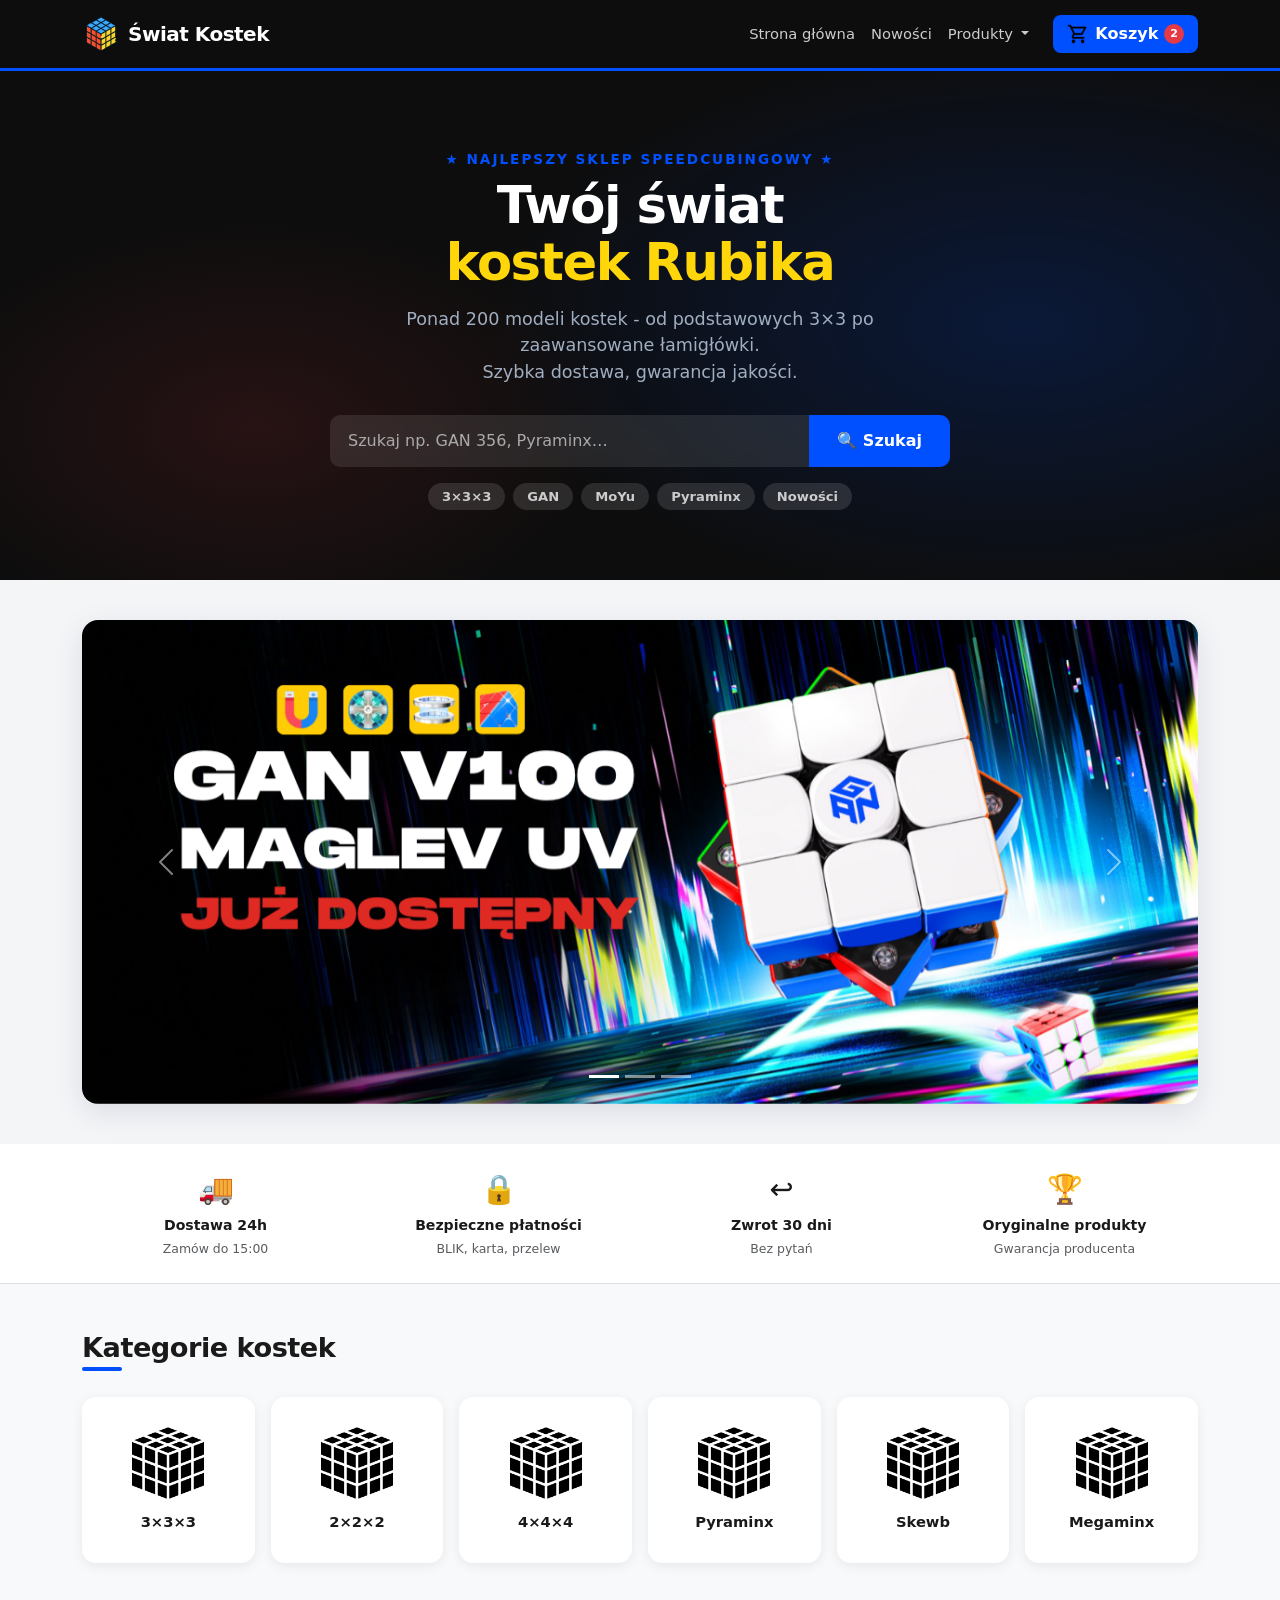
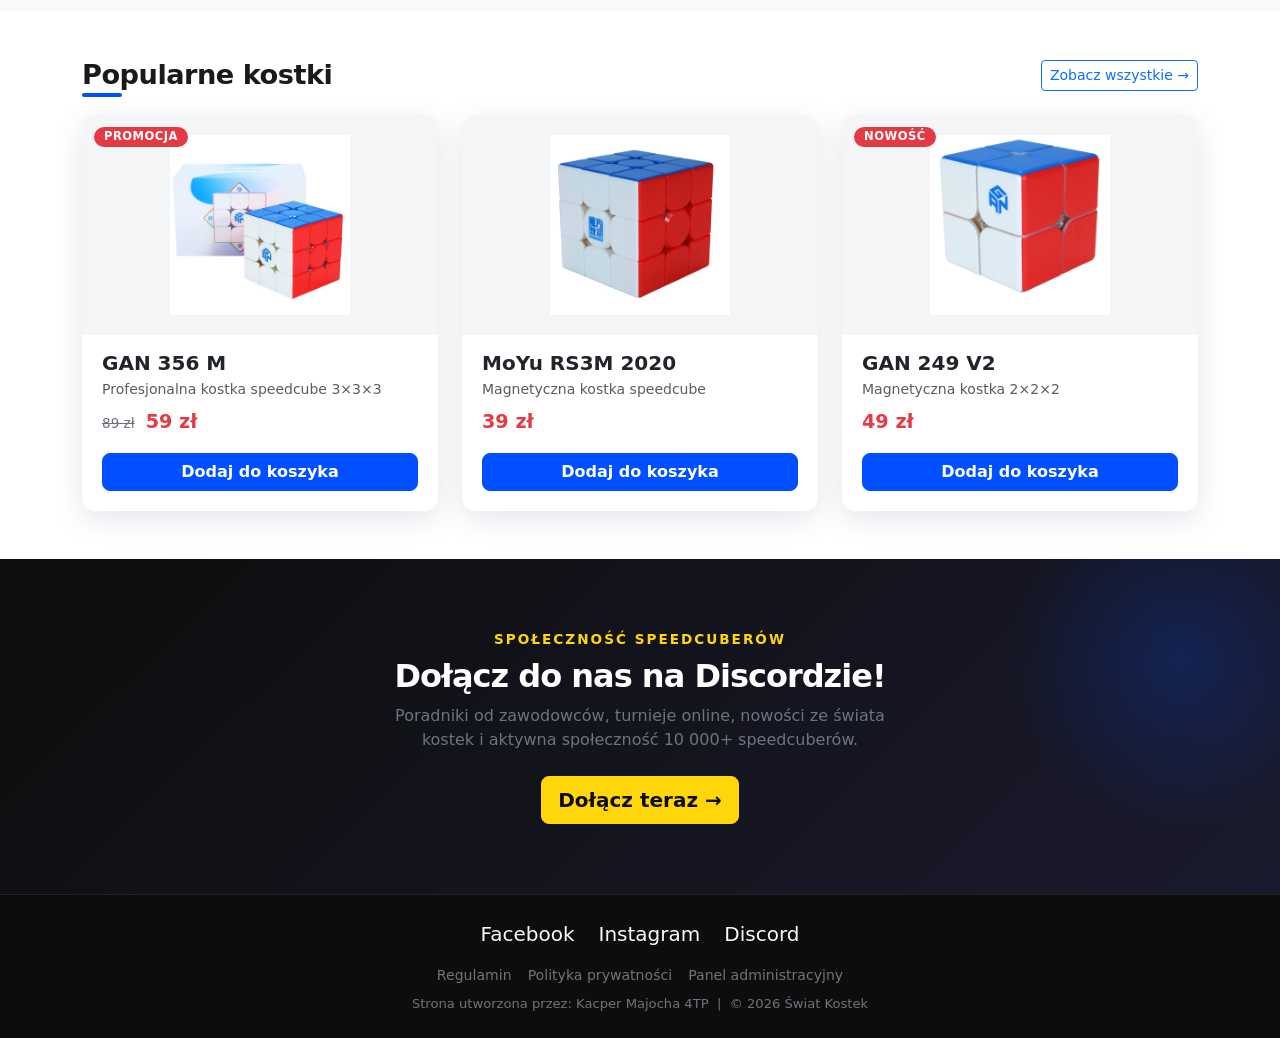
<file: index.html>
<!DOCTYPE html>
<html lang="pl">
<head>
    <meta charset="UTF-8">
    <meta name="viewport" content="width=device-width, initial-scale=1.0">

    <!-- SEO -->
    <title>Świat Kostek - sklep z kostkami Rubika</title>
    <meta name="description" content="Świat Kostek - największy sklep z kostkami Rubika. Kostki 2x2 do 7x7, Pyraminx, Skewb, Megaminx. Szybka dostawa, najlepsze ceny.">
    <meta name="keywords" content="kostka rubika, speedcubing, kostki rubika sklep, kostka 3x3x3, pyraminx, skewb, megaminx">

    <!-- Open graph (facebook, messenger, whatsApp) -->
    <meta property="og:title" content="Świat Kostek - sklep z kostkami Rubika">
    <meta property="og:description" content="Najlepsze kostki Rubika dla początkujących i zawodowych speedcuberów">
    <meta property="og:type" content="website">
    <meta property="og:image" content="img/favicon.png">
    <meta property="og:locale" content="pl_PL">

    <!-- Twitter card -->
    <meta name="twitter:card" content="summary_large_image">
    <meta name="twitter:title" content="Świat Kostek - sklep z kostkami Rubika">
    <meta name="twitter:description" content="Najlepsze kostki Rubika dla początkujących i zawodowych speedcuberów">

    <link rel="stylesheet" href="bootstrap-5.3.8-dist/css/bootstrap.min.css" media="print" onload="this.media='all'">
    <noscript>
        <link rel="stylesheet" href="bootstrap-5.3.8-dist/css/bootstrap.min.css">
    </noscript>
    <link rel="stylesheet" href="css/style.css">
    <link rel="shortcut icon" href="img/favicon.png" type="image/x-icon">

    <link rel="preload" as="image" href="img/baners/baner_ganv100.png" fetchpriority="high">
    <link rel="preload" as="image" href="img/logo.png">
</head>
<body class="d-flex flex-column min-vh-100">

    <!-- NAWIGACJA -->
    <nav class="navbar navbar-expand-lg fixed-top">
        <div class="container">

            <a class="navbar-brand d-flex align-items-center gap-2" href="index.html">
                <img class="logo" src="img/logo.png" alt="Logo Świat Kostek" width="38" height="38">
                <strong>Świat Kostek</strong>
            </a>

            <button class="navbar-toggler border-secondary" type="button"
                    data-bs-toggle="collapse" data-bs-target="#nav"
                    aria-label="Otwórz menu">
                <span class="navbar-toggler-icon"></span>
            </button>

            <div class="collapse navbar-collapse" id="nav">
                <ul class="navbar-nav ms-auto align-items-lg-center">

                    <li class="nav-item">
                        <a class="nav-link" href="index.html">Strona główna</a>
                    </li>

                    <li class="nav-item">
                        <a class="nav-link" href="search.html">Nowości</a>
                    </li>

                    <li class="nav-item dropdown">
                        <a class="nav-link dropdown-toggle" href="#"
                           data-bs-toggle="dropdown" aria-expanded="false">
                            Produkty
                        </a>
                        <ul class="dropdown-menu dropdown-menu-dark">
                            <li><a class="dropdown-item" href="search.html">2×2×2</a></li>
                            <li><a class="dropdown-item" href="search.html">3×3×3</a></li>
                            <li><a class="dropdown-item" href="search.html">4×4×4</a></li>
                            <li><a class="dropdown-item" href="search.html">5×5×5</a></li>
                            <li><a class="dropdown-item" href="search.html">6×6×6</a></li>
                            <li><a class="dropdown-item" href="search.html">7×7×7</a></li>
                            <li><hr class="dropdown-divider"></li>
                            <li><a class="dropdown-item" href="search.html">Pyraminx</a></li>
                            <li><a class="dropdown-item" href="search.html">Skewb</a></li>
                            <li><a class="dropdown-item" href="search.html">Square-1</a></li>
                            <li><a class="dropdown-item" href="search.html">Megaminx</a></li>
                        </ul>
                    </li>

                    <li class="nav-item ms-lg-3">
                        <a class="btn-cart" href="cart.html" aria-label="Koszyk">
                            <img id="cart-logo" src="img/shopping-cart-icon.png" alt="koszyk">
                            Koszyk
                            <span class="cart-count">2</span>
                        </a>
                    </li>

                </ul>
            </div>
        </div>
    </nav>

    <!-- HERO -->
    <header class="hero text-center">
        <div class="container position-relative">
            <p class="text-uppercase mb-2" style="color:#0050ff;font-weight:700;font-size:.85rem;letter-spacing:2px;">
                ★ Najlepszy sklep speedcubingowy ★
            </p>
            <h1>Twój świat<br><span>kostek Rubika</span></h1>
            <p class="mt-3 mx-auto">
                Ponad 200 modeli kostek - od podstawowych 3×3 po zaawansowane łamigłówki.<br>
                Szybka dostawa, gwarancja jakości.
            </p>

            <!-- Wyszukiwarka -->
            <div class="search-box">
                <div class="input-group input-group-lg">
                    <input type="text" class="form-control"
                           placeholder="Szukaj np. GAN 356, Pyraminx…"
                           aria-label="Wyszukaj produkt">
                    <button class="btn" onclick="window.location.href='search.html'"
                            type="button">
                        🔍 Szukaj
                    </button>
                </div>
            </div>

            <!-- Szybkie linki pod wyszukiwarką -->
            <div class="mt-3 d-flex gap-2 flex-wrap justify-content-center">
                <a href="search.html" class="badge rounded-pill text-decoration-none"
                   style="background:rgba(255,255,255,.12);color:#ccc;padding:7px 14px;font-size:.82rem;">3×3×3</a>
                <a href="search.html" class="badge rounded-pill text-decoration-none"
                   style="background:rgba(255,255,255,.12);color:#ccc;padding:7px 14px;font-size:.82rem;">GAN</a>
                <a href="search.html" class="badge rounded-pill text-decoration-none"
                   style="background:rgba(255,255,255,.12);color:#ccc;padding:7px 14px;font-size:.82rem;">MoYu</a>
                <a href="search.html" class="badge rounded-pill text-decoration-none"
                   style="background:rgba(255,255,255,.12);color:#ccc;padding:7px 14px;font-size:.82rem;">Pyraminx</a>
                <a href="search.html" class="badge rounded-pill text-decoration-none"
                   style="background:rgba(255,255,255,.12);color:#ccc;padding:7px 14px;font-size:.82rem;">Nowości</a>
            </div>
        </div>
    </header>

    <!-- BANERY KARUZELA -->
    <section class="promo-section" aria-label="Promocje">
        <div class="container">
            <div id="promoCarousel" class="carousel slide" data-bs-ride="carousel">
                <div class="carousel-indicators">
                    <button type="button" data-bs-target="#promoCarousel" data-bs-slide-to="0" class="active" aria-current="true" aria-label="Slajd 1"></button>
                    <button type="button" data-bs-target="#promoCarousel" data-bs-slide-to="1" aria-label="Slajd 2"></button>
                    <button type="button" data-bs-target="#promoCarousel" data-bs-slide-to="2" aria-label="Slajd 3"></button>
                </div>
                <div class="carousel-inner promo-banner">
                    <div class="carousel-item active">
                        <img src="img/baners/baner_ganv100.png"
                             srcset="img/baners/baner_ganv100.png 1200w,
                                     img/baners/baner_ganv100.png 600w"
                             sizes="(max-width: 576px) 100vw,
                                    (max-width: 992px) calc(100vw - 48px),
                                    1140px"
                             class="d-block w-100"
                             alt="Promocja GAN V100"
                             width="1200"
                             height="520"
                             fetchpriority="high">
                    </div>
                    <div class="carousel-item">
                        <img src="img/baners/baner_ganv100.png"
                             class="d-block w-100"
                             alt="Promocja - nowości"
                             width="1200"
                             height="520"
                             loading="lazy">
                    </div>
                    <div class="carousel-item">
                        <img src="img/baners/baner_ganv100.png"
                             class="d-block w-100"
                             alt="Darmowa dostawa"
                             width="1200"
                             height="520"
                             loading="lazy">
                    </div>
                </div>
                <button class="carousel-control-prev" data-bs-target="#promoCarousel" data-bs-slide="prev" aria-label="Poprzedni">
                    <span class="carousel-control-prev-icon"></span>
                </button>
                <button class="carousel-control-next" data-bs-target="#promoCarousel" data-bs-slide="next" aria-label="Następny">
                    <span class="carousel-control-next-icon"></span>
                </button>
            </div>
        </div>
    </section>

    <!-- ZALETY -->
    <section class="py-4 bg-white border-bottom" aria-label="Zalety sklepu">
        <div class="container">
            <div class="row g-3 text-center">
                <div class="col-6 col-md-3">
                    <div class="d-flex flex-column align-items-center gap-1">
                        <span style="font-size:1.8rem;">🚚</span>
                        <strong style="font-size:.88rem;">Dostawa 24h</strong>
                        <span class="text-muted" style="font-size:.78rem;">Zamów do 15:00</span>
                    </div>
                </div>
                <div class="col-6 col-md-3">
                    <div class="d-flex flex-column align-items-center gap-1">
                        <span style="font-size:1.8rem;">🔒</span>
                        <strong style="font-size:.88rem;">Bezpieczne płatności</strong>
                        <span class="text-muted" style="font-size:.78rem;">BLIK, karta, przelew</span>
                    </div>
                </div>
                <div class="col-6 col-md-3">
                    <div class="d-flex flex-column align-items-center gap-1">
                        <span style="font-size:1.8rem;">↩️</span>
                        <strong style="font-size:.88rem;">Zwrot 30 dni</strong>
                        <span class="text-muted" style="font-size:.78rem;">Bez pytań</span>
                    </div>
                </div>
                <div class="col-6 col-md-3">
                    <div class="d-flex flex-column align-items-center gap-1">
                        <span style="font-size:1.8rem;">🏆</span>
                        <strong style="font-size:.88rem;">Oryginalne produkty</strong>
                        <span class="text-muted" style="font-size:.78rem;">Gwarancja producenta</span>
                    </div>
                </div>
            </div>
        </div>
    </section>

    <!-- KATEGORIE -->
    <section class="py-5 bg-light" aria-labelledby="kategorieTitle">
        <div class="container">
            <h2 class="section-title" id="kategorieTitle">Kategorie kostek</h2>
            <div class="row g-3">
                <div class="col-6 col-md-4 col-lg-2">
                    <a href="search.html" class="category-card">
                        <img src="img/kategorie/3x3x3.png" class="category-icon" alt="Kostka 3x3x3">
                        <div>3×3×3</div>
                    </a>
                </div>
                <div class="col-6 col-md-4 col-lg-2">
                    <a href="search.html" class="category-card">
                        <img src="img/kategorie/3x3x3.png" class="category-icon" alt="Kostka 2x2x2">
                        <div>2×2×2</div>
                    </a>
                </div>
                <div class="col-6 col-md-4 col-lg-2">
                    <a href="search.html" class="category-card">
                        <img src="img/kategorie/3x3x3.png" class="category-icon" alt="Kostka 4x4x4">
                        <div>4×4×4</div>
                    </a>
                </div>
                <div class="col-6 col-md-4 col-lg-2">
                    <a href="search.html" class="category-card">
                        <img src="img/kategorie/3x3x3.png" class="category-icon" alt="Pyraminx">
                        <div>Pyraminx</div>
                    </a>
                </div>
                <div class="col-6 col-md-4 col-lg-2">
                    <a href="search.html" class="category-card">
                        <img src="img/kategorie/3x3x3.png" class="category-icon" alt="Skewb">
                        <div>Skewb</div>
                    </a>
                </div>
                <div class="col-6 col-md-4 col-lg-2">
                    <a href="search.html" class="category-card">
                        <img src="img/kategorie/3x3x3.png" class="category-icon" alt="Megaminx">
                        <div>Megaminx</div>
                    </a>
                </div>
            </div>
        </div>
    </section>

    <!-- POPULARNE PRODUKTY -->
    <section class="py-5" aria-labelledby="popularneTitle">
        <div class="container">
            <div class="d-flex justify-content-between align-items-end mb-4 flex-wrap gap-2">
                <h2 class="section-title mb-0" id="popularneTitle">Popularne kostki</h2>
                <a href="search.html" class="btn btn-outline-primary btn-sm">
                    Zobacz wszystkie →
                </a>
            </div>

            <div class="row g-4">

                <div class="col-md-4">
                    <article class="card position-relative h-100">
                        <span class="badge badge-promo">PROMOCJA</span>
                        <img src="img/cubes/gan-356-maglev-uv.jpg"
                             class="card-img-top"
                             alt="GAN 356 M - profesjonalna kostka speedcube 3x3x3"
                             loading="lazy"
                             width="360"
                             height="220"
                             decoding="async">
                        <div class="card-body d-flex flex-column">
                            <h3 class="h5 fw-bold mb-1">GAN 356 M</h3>
                            <p class="text-muted small mb-2">Profesjonalna kostka speedcube 3×3×3</p>
                            <div class="mb-3">
                                <span class="old-price-tag">89 zł</span>
                                <span class="price-tag">59 zł</span>
                            </div>
                            <a href="search.html" class="btn btn-primary mt-auto">Dodaj do koszyka</a>
                        </div>
                    </article>
                </div>

                <div class="col-md-4">
                    <article class="card position-relative h-100">
                        <img src="img/cubes/moyu-rs3m-v5-magnetic-3x3x3.jpg"
                             class="card-img-top"
                             alt="MoYu RS3M 2020 - magnetyczna kostka 3x3x3"
                             loading="lazy"
                             width="360"
                             height="220"
                             decoding="async">
                        <div class="card-body d-flex flex-column">
                            <h3 class="h5 fw-bold mb-1">MoYu RS3M 2020</h3>
                            <p class="text-muted small mb-2">Magnetyczna kostka speedcube</p>
                            <div class="mb-3">
                                <span class="price-tag">39 zł</span>
                            </div>
                            <a href="search.html" class="btn btn-primary mt-auto">Dodaj do koszyka</a>
                        </div>
                    </article>
                </div>

                <div class="col-md-4">
                    <article class="card position-relative h-100">
                        <span class="badge badge-promo">NOWOŚĆ</span>
                        <img src="img/cubes/gan-249-v2-2x2x2.jpg"
                             class="card-img-top"
                             alt="GAN 249 V2 - kostka 2x2x2"
                             loading="lazy"
                             width="360"
                             height="220"
                             decoding="async">
                        <div class="card-body d-flex flex-column">
                            <h3 class="h5 fw-bold mb-1">GAN 249 V2</h3>
                            <p class="text-muted small mb-2">Magnetyczna kostka 2×2×2</p>
                            <div class="mb-3">
                                <span class="price-tag">49 zł</span>
                            </div>
                            <a href="search.html" class="btn btn-primary mt-auto">Dodaj do koszyka</a>
                        </div>
                    </article>
                </div>

            </div>
        </div>
    </section>

    <!-- CTA (Discord) -->
    <section class="cta-section text-center" aria-label="Społeczność">
        <div class="container position-relative">
            <p class="mb-2" style="color:var(--yellow);font-weight:700;font-size:.85rem;letter-spacing:2px;text-transform:uppercase;">
                Społeczność speedcuberów
            </p>
            <h2>Dołącz do nas na Discordzie!</h2>
            <p class="text-secondary mt-2 mb-4" style="max-width:500px;margin:auto;">
                Poradniki od zawodowców, turnieje online, nowości ze świata kostek
                i aktywna społeczność 10 000+ speedcuberów.
            </p>
            <a class="btn btn-warning btn-lg" href="https://discord.com/" target="_blank" rel="noopener">
                Dołącz teraz →
            </a>
        </div>
    </section>

    <!-- FOOTER -->
    <footer class="py-4 text-light" style="background:var(--dark);">
        <div class="container text-center">

            <div class="mb-3 d-flex justify-content-center gap-4 fs-5">
                <a href="#" class="text-light text-decoration-none">Facebook</a>
                <a href="#" class="text-light text-decoration-none">Instagram</a>
                <a href="https://discord.com/" class="text-light text-decoration-none">Discord</a>
            </div>

            <div class="mb-2 d-flex justify-content-center gap-3 flex-wrap" style="font-size:.88rem;">
                <a href="#" class="text-secondary text-decoration-none">Regulamin</a>
                <a href="#" class="text-secondary text-decoration-none">Polityka prywatności</a>
                <a href="admin-dashboard.html" class="text-secondary text-decoration-none">Panel administracyjny</a>
            </div>

            <p class="mb-0 text-secondary" style="font-size:.82rem;">
                Strona utworzona przez: Kacper Majocha 4TP &nbsp;|&nbsp; © 2026 Świat Kostek
            </p>

        </div>
    </footer>

    <script src="bootstrap-5.3.8-dist/js/bootstrap.bundle.min.js" defer></script>
</body>
</html>
</file>
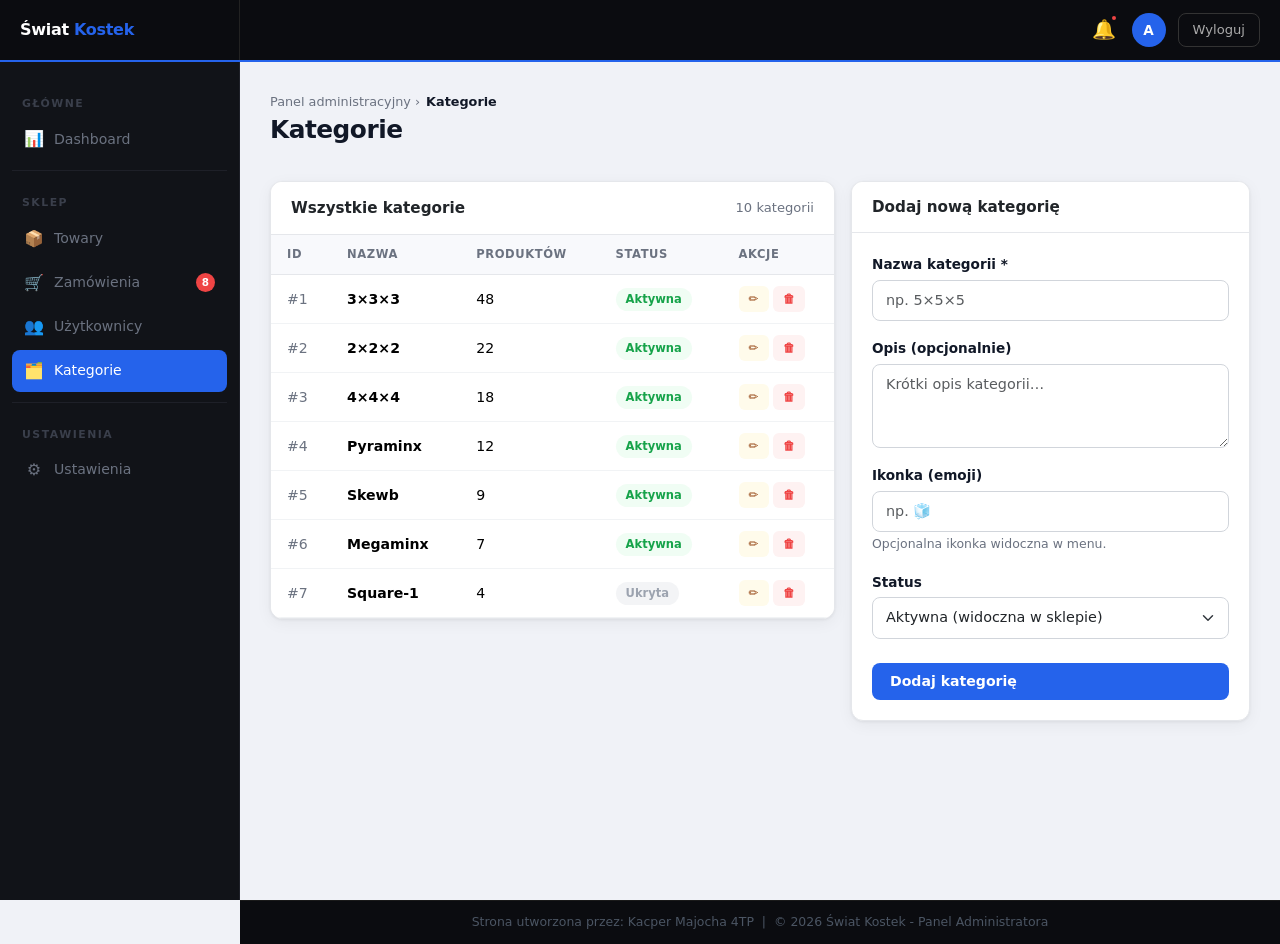
<file: admin-categories.html>
<!DOCTYPE html>
<html lang="pl">
<head>
    <meta charset="UTF-8">
    <meta name="viewport" content="width=device-width, initial-scale=1">
    <title>Kategorie - Panel administratora - Świat Kostek</title>
    <meta name="robots" content="noindex">
    <link rel="stylesheet" href="bootstrap-5.3.8-dist/css/bootstrap.min.css">
    <link rel="stylesheet" href="css/admin.css">
    <link rel="shortcut icon" href="img/favicon.png" type="image/x-icon">
</head>
<body>

    <header class="topbar">
        <div class="topbar-left">
            <a class="topbar-brand" href="admin-dashboard.html">
                <span class="topbar-brand-text">Świat <span>Kostek</span></span>
            </a>
            <button class="btn-toggle" id="sidebarToggle" aria-label="Menu">☰</button>
        </div>
        <div class="topbar-right">
            <button class="topbar-badge" aria-label="Powiadomienia">🔔<span class="dot"></span></button>
            <div class="topbar-avatar">A</div>
            <button class="btn-logout" onclick="window.location.href='index.html'">Wyloguj</button>
        </div>
    </header>

    <div class="sidebar-overlay" id="sidebarOverlay"></div>

    <nav class="sidebar" id="adminSidebar">
        <span class="nav-group-label">Główne</span>
        <a class="nav-link" href="admin-dashboard.html"><span class="nav-icon">📊</span> Dashboard</a>
        <div class="nav-divider"></div>
        <span class="nav-group-label">Sklep</span>
        <a class="nav-link" href="products-list.html"><span class="nav-icon">📦</span> Towary</a>
        <a class="nav-link" href="admin-orders.html"><span class="nav-icon">🛒</span> Zamówienia <span class="badge-count">8</span></a>
        <a class="nav-link" href="admin-users.html"><span class="nav-icon">👥</span> Użytkownicy</a>
        <a class="nav-link active" href="admin-categories.html"><span class="nav-icon">🗂️</span> Kategorie</a>
        <div class="nav-divider"></div>
        <span class="nav-group-label">Ustawienia</span>
        <a class="nav-link" href="admin-settings.html"><span class="nav-icon">⚙️</span> Ustawienia</a>
    </nav>

    <main class="main-content">
        <div class="page-header">
            <div>
                <p class="breadcrumb">Panel administracyjny › <span>Kategorie</span></p>
                <h1>Kategorie</h1>
            </div>
        </div>

        <div class="row g-3">
            
            <!-- Lista kategorii -->
            <div class="col-lg-7">
                <div class="card">
                    <div class="card-header">
                        <h2 style="font-size:.95rem;font-weight:700;margin:0;">Wszystkie kategorie</h2>
                        <span style="color:var(--muted);font-size:.82rem;">10 kategorii</span>
                    </div>
                    <div style="overflow-x:auto;">
                        <table class="table">
                            <thead>
                                <tr>
                                    <th>ID</th>
                                    <th>Nazwa</th>
                                    <th>Produktów</th>
                                    <th>Status</th>
                                    <th>Akcje</th>
                                </tr>
                            </thead>
                            <tbody>
                                <tr>
                                    <td style="color:var(--muted)">#1</td>
                                    <td><strong>3×3×3</strong></td>
                                    <td>48</td>
                                    <td><span class="status aktywny">Aktywna</span></td>
                                    <td class="d-flex gap-1">
                                        <button class="btn-action edit">✏️</button>
                                        <button class="btn-action delete">🗑</button>
                                    </td>
                                </tr>
                                <tr>
                                    <td style="color:var(--muted)">#2</td>
                                    <td><strong>2×2×2</strong></td>
                                    <td>22</td>
                                    <td><span class="status aktywny">Aktywna</span></td>
                                    <td class="d-flex gap-1">
                                        <button class="btn-action edit">✏️</button>
                                        <button class="btn-action delete">🗑</button>
                                    </td>
                                </tr>
                                <tr>
                                    <td style="color:var(--muted)">#3</td>
                                    <td><strong>4×4×4</strong></td>
                                    <td>18</td>
                                    <td><span class="status aktywny">Aktywna</span></td>
                                    <td class="d-flex gap-1">
                                        <button class="btn-action edit">✏️</button>
                                        <button class="btn-action delete">🗑</button>
                                    </td>
                                </tr>
                                <tr>
                                    <td style="color:var(--muted)">#4</td>
                                    <td><strong>Pyraminx</strong></td>
                                    <td>12</td>
                                    <td><span class="status aktywny">Aktywna</span></td>
                                    <td class="d-flex gap-1">
                                        <button class="btn-action edit">✏️</button>
                                        <button class="btn-action delete">🗑</button>
                                    </td>
                                </tr>
                                <tr>
                                    <td style="color:var(--muted)">#5</td>
                                    <td><strong>Skewb</strong></td>
                                    <td>9</td>
                                    <td><span class="status aktywny">Aktywna</span></td>
                                    <td class="d-flex gap-1">
                                        <button class="btn-action edit">✏️</button>
                                        <button class="btn-action delete">🗑</button>
                                    </td>
                                </tr>
                                <tr>
                                    <td style="color:var(--muted)">#6</td>
                                    <td><strong>Megaminx</strong></td>
                                    <td>7</td>
                                    <td><span class="status aktywny">Aktywna</span></td>
                                    <td class="d-flex gap-1">
                                        <button class="btn-action edit">✏️</button>
                                        <button class="btn-action delete">🗑</button>
                                    </td>
                                </tr>
                                <tr>
                                    <td style="color:var(--muted)">#7</td>
                                    <td><strong>Square-1</strong></td>
                                    <td>4</td>
                                    <td><span class="status nieaktywny">Ukryta</span></td>
                                    <td class="d-flex gap-1">
                                        <button class="btn-action edit">✏️</button>
                                        <button class="btn-action delete">🗑</button>
                                    </td>
                                </tr>
                            </tbody>
                        </table>
                    </div>
                </div>
            </div>

            <!-- Formularz dodawania kategorii -->
            <div class="col-lg-5">
                <div class="card">
                    <div class="card-header">
                        <h2 style="font-size:.95rem;font-weight:700;margin:0;">Dodaj nową kategorię</h2>
                    </div>
                    <div class="card-body">
                        <div class="mb-3">
                            <label class="form-label" for="catName">Nazwa kategorii *</label>
                            <input type="text" id="catName" class="form-control" placeholder="np. 5×5×5">
                        </div>
                        <div class="mb-3">
                            <label class="form-label" for="catDesc">Opis (opcjonalnie)</label>
                            <textarea id="catDesc" class="form-control" rows="3"
                                      placeholder="Krótki opis kategorii…"></textarea>
                        </div>
                        <div class="mb-3">
                            <label class="form-label" for="catIcon">Ikonka (emoji)</label>
                            <input type="text" id="catIcon" class="form-control" placeholder="np. 🧊" maxlength="4">
                            <span class="form-text">Opcjonalna ikonka widoczna w menu.</span>
                        </div>
                        <div class="mb-4">
                            <label class="form-label" for="catStatus">Status</label>
                            <select id="catStatus" class="form-select">
                                <option>Aktywna (widoczna w sklepie)</option>
                                <option>Ukryta</option>
                            </select>
                        </div>
                        <button class="btn btn-primary w-100">Dodaj kategorię</button>
                    </div>
                </div>
            </div>
        </div>

    </main>

    <footer class="admin-footer">
        Strona utworzona przez: Kacper Majocha 4TP &nbsp;|&nbsp; © 2026 Świat Kostek - Panel Administratora
    </footer>

    <script src="bootstrap-5.3.8-dist/js/bootstrap.bundle.min.js"></script>
    <script src="js/admin.js"></script>
</body>
</html>
</file>
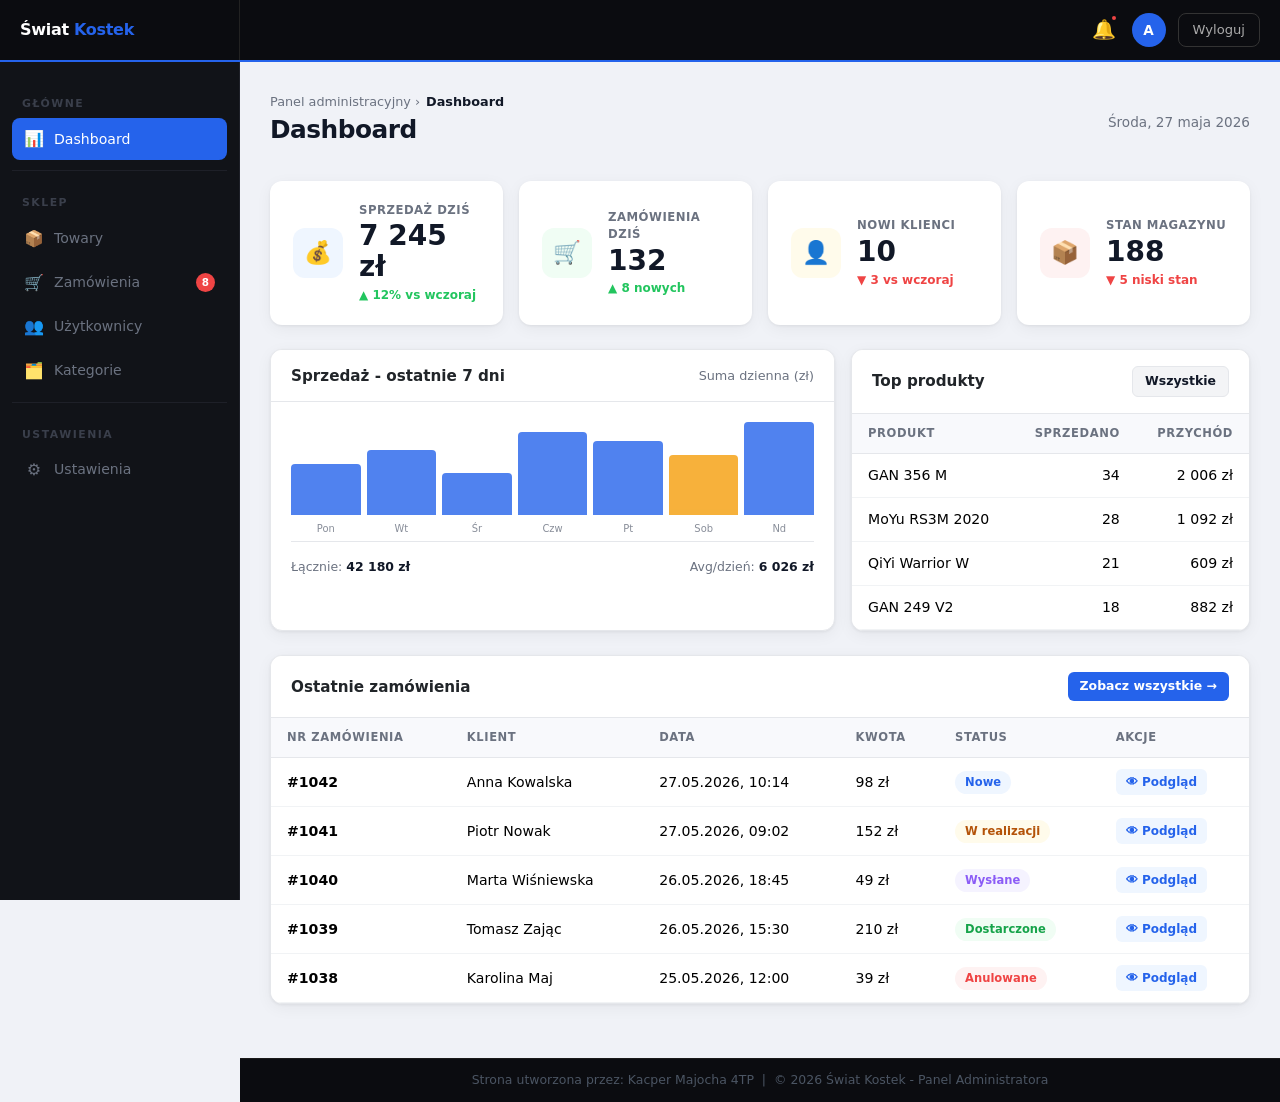
<file: admin-dashboard.html>
<!DOCTYPE html>
<html lang="pl">
<head>
    <meta charset="UTF-8">
    <meta name="viewport" content="width=device-width, initial-scale=1">
    <title>Dashboard - Panel administratora - Świat Kostek</title>
    <meta name="robots" content="noindex">
    <link rel="stylesheet" href="bootstrap-5.3.8-dist/css/bootstrap.min.css">
    <link rel="stylesheet" href="css/admin.css">
    <link rel="shortcut icon" href="img/favicon.png" type="image/x-icon">
</head>
<body>

    <header class="topbar">
        <div class="topbar-left">
            <a class="topbar-brand" href="admin-dashboard.html">
                <span class="topbar-brand-text">Świat <span>Kostek</span></span>
            </a>
            <button class="btn-toggle" id="sidebarToggle" aria-label="Menu">☰</button>
        </div>
        <div class="topbar-right">
            <button class="topbar-badge" aria-label="Powiadomienia">🔔<span class="dot"></span></button>
            <div class="topbar-avatar" title="Administrator">A</div>
            <button class="btn-logout" onclick="window.location.href='index.html'">Wyloguj</button>
        </div>
    </header>

    <div class="sidebar-overlay" id="sidebarOverlay"></div>

    <!-- SIDEBAR -->
    <nav class="sidebar" id="adminSidebar" aria-label="Panel nawigacyjny">
        <span class="nav-group-label">Główne</span>
        <a class="nav-link active" href="admin-dashboard.html"><span class="nav-icon">📊</span> Dashboard</a>
        <div class="nav-divider"></div>
        <span class="nav-group-label">Sklep</span>
        <a class="nav-link" href="products-list.html"><span class="nav-icon">📦</span> Towary</a>
        <a class="nav-link" href="admin-orders.html"><span class="nav-icon">🛒</span> Zamówienia <span class="badge-count">8</span></a>
        <a class="nav-link" href="admin-users.html"><span class="nav-icon">👥</span> Użytkownicy</a>
        <a class="nav-link" href="admin-categories.html"><span class="nav-icon">🗂️</span> Kategorie</a>
        <div class="nav-divider"></div>
        <span class="nav-group-label">Ustawienia</span>
        <a class="nav-link" href="admin-settings.html"><span class="nav-icon">⚙️</span> Ustawienia</a>
    </nav>

    <!-- TREŚĆ GŁÓWNA -->
    <main class="main-content">

        <div class="page-header">
            <div>
                <p class="breadcrumb">Panel administracyjny › <span>Dashboard</span></p>
                <h1>Dashboard</h1>
            </div>
            <span style="color:var(--muted);font-size:.85rem;">Środa, 27 maja 2026</span>
        </div>

        <!-- STATYSTYKI -->
        <div class="row g-3 mb-4">
            <div class="col-6 col-xl-3">
                <div class="stat-card">
                    <div class="stat-icon blue">💰</div>
                    <div>
                        <span class="stat-label">Sprzedaż dziś</span>
                        <div class="stat-value">7 245 zł</div>
                        <span class="stat-trend up">▲ 12% vs wczoraj</span>
                    </div>
                </div>
            </div>
            <div class="col-6 col-xl-3">
                <div class="stat-card">
                    <div class="stat-icon green">🛒</div>
                    <div>
                        <span class="stat-label">Zamówienia dziś</span>
                        <div class="stat-value">132</div>
                        <span class="stat-trend up">▲ 8 nowych</span>
                    </div>
                </div>
            </div>
            <div class="col-6 col-xl-3">
                <div class="stat-card">
                    <div class="stat-icon yellow">👤</div>
                    <div>
                        <span class="stat-label">Nowi klienci</span>
                        <div class="stat-value">10</div>
                        <span class="stat-trend down">▼ 3 vs wczoraj</span>
                    </div>
                </div>
            </div>
            <div class="col-6 col-xl-3">
                <div class="stat-card">
                    <div class="stat-icon red">📦</div>
                    <div>
                        <span class="stat-label">Stan magazynu</span>
                        <div class="stat-value">188</div>
                        <span class="stat-trend down">▼ 5 niski stan</span>
                    </div>
                </div>
            </div>
        </div>

        <!-- WYKRES I TOP PRODUKTY -->
        <div class="row g-3 mb-4">

            <!-- Wykres sprzedaży -->
            <div class="col-lg-7">
                <div class="card h-100">
                    <div class="card-header">
                        <h2 style="font-size:.95rem;font-weight:700;margin:0;">Sprzedaż - ostatnie 7 dni</h2>
                        <span style="color:var(--muted);font-size:.8rem;">Suma dzienna (zł)</span>
                    </div>
                    <div class="card-body">
                        <div class="bar-chart-wrap">
                            <div class="bar" style="height:55%"><span class="bar-lbl">Pon</span></div>
                            <div class="bar" style="height:70%"><span class="bar-lbl">Wt</span></div>
                            <div class="bar" style="height:45%"><span class="bar-lbl">Śr</span></div>
                            <div class="bar" style="height:90%"><span class="bar-lbl">Czw</span></div>
                            <div class="bar" style="height:80%"><span class="bar-lbl">Pt</span></div>
                            <div class="bar" style="height:65%; background:var(--yellow)"><span class="bar-lbl">Sob</span></div>
                            <div class="bar" style="height:100%"><span class="bar-lbl">Nd</span></div>
                        </div>
                        <div class="d-flex justify-content-between mt-3" style="font-size:.78rem;color:var(--muted);">
                            <span>Łącznie: <strong style="color:var(--text)">42 180 zł</strong></span>
                            <span>Avg/dzień: <strong style="color:var(--text)">6 026 zł</strong></span>
                        </div>
                    </div>
                </div>
            </div>

            <!-- Top produkty -->
            <div class="col-lg-5">
                <div class="card h-100">
                    <div class="card-header">
                        <h2 style="font-size:.95rem;font-weight:700;margin:0;">Top produkty</h2>
                        <a href="products-list.html" class="btn btn-sm btn-secondary">Wszystkie</a>
                    </div>
                    <div class="card-body p-0">
                        <table class="table">
                            <thead>
                                <tr>
                                    <th>Produkt</th>
                                    <th class="text-end">Sprzedano</th>
                                    <th class="text-end">Przychód</th>
                                </tr>
                            </thead>
                            <tbody>
                                <tr>
                                    <td>GAN 356 M</td>
                                    <td class="text-end">34</td>
                                    <td class="text-end">2 006 zł</td>
                                </tr>
                                <tr>
                                    <td>MoYu RS3M 2020</td>
                                    <td class="text-end">28</td>
                                    <td class="text-end">1 092 zł</td>
                                </tr>
                                <tr>
                                    <td>QiYi Warrior W</td>
                                    <td class="text-end">21</td>
                                    <td class="text-end">609 zł</td>
                                </tr>
                                <tr>
                                    <td>GAN 249 V2</td>
                                    <td class="text-end">18</td>
                                    <td class="text-end">882 zł</td>
                                </tr>
                            </tbody>
                        </table>
                    </div>
                </div>
            </div>
        </div>

        <!-- OSTATNIE ZAMÓWIENIA -->
        <div class="card mb-4">
            <div class="card-header">
                <h2 style="font-size:.95rem;font-weight:700;margin:0;">Ostatnie zamówienia</h2>
                <a href="admin-orders.html" class="btn btn-sm btn-primary">Zobacz wszystkie →</a>
            </div>
            <div style="overflow-x:auto;">
                <table class="table">
                    <thead>
                        <tr>
                            <th>Nr zamówienia</th>
                            <th>Klient</th>
                            <th>Data</th>
                            <th>Kwota</th>
                            <th>Status</th>
                            <th>Akcje</th>
                        </tr>
                    </thead>
                    <tbody>
                        <tr>
                            <td><strong>#1042</strong></td>
                            <td>Anna Kowalska</td>
                            <td>27.05.2026, 10:14</td>
                            <td>98 zł</td>
                            <td><span class="status nowe">Nowe</span></td>
                            <td><a href="admin-orders.html" class="btn-action view">👁 Podgląd</a></td>
                        </tr>
                        <tr>
                            <td><strong>#1041</strong></td>
                            <td>Piotr Nowak</td>
                            <td>27.05.2026, 09:02</td>
                            <td>152 zł</td>
                            <td><span class="status w-realizacji">W realizacji</span></td>
                            <td><a href="admin-orders.html" class="btn-action view">👁 Podgląd</a></td>
                        </tr>
                        <tr>
                            <td><strong>#1040</strong></td>
                            <td>Marta Wiśniewska</td>
                            <td>26.05.2026, 18:45</td>
                            <td>49 zł</td>
                            <td><span class="status wysłane">Wysłane</span></td>
                            <td><a href="admin-orders.html" class="btn-action view">👁 Podgląd</a></td>
                        </tr>
                        <tr>
                            <td><strong>#1039</strong></td>
                            <td>Tomasz Zając</td>
                            <td>26.05.2026, 15:30</td>
                            <td>210 zł</td>
                            <td><span class="status dostarczone">Dostarczone</span></td>
                            <td><a href="admin-orders.html" class="btn-action view">👁 Podgląd</a></td>
                        </tr>
                        <tr>
                            <td><strong>#1038</strong></td>
                            <td>Karolina Maj</td>
                            <td>25.05.2026, 12:00</td>
                            <td>39 zł</td>
                            <td><span class="status anulowane">Anulowane</span></td>
                            <td><a href="admin-orders.html" class="btn-action view">👁 Podgląd</a></td>
                        </tr>
                    </tbody>
                </table>
            </div>
        </div>

    </main>

    <footer class="admin-footer">
        Strona utworzona przez: Kacper Majocha 4TP &nbsp;|&nbsp; © 2026 Świat Kostek - Panel Administratora
    </footer>

    <script src="bootstrap-5.3.8-dist/js/bootstrap.bundle.min.js"></script>
    <script src="js/admin.js"></script>
</body>
</html>
</file>
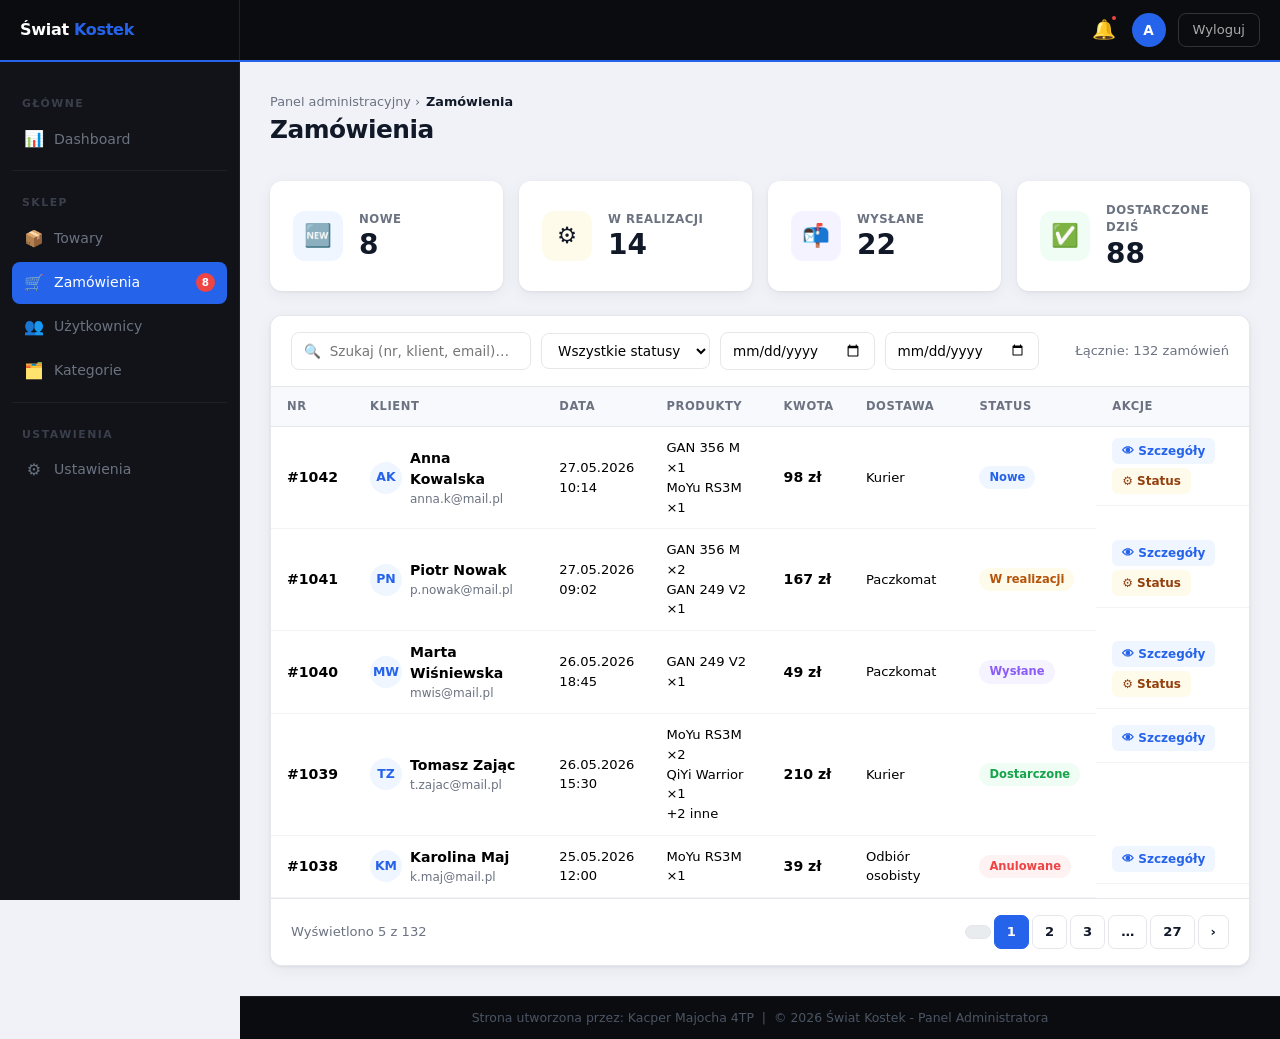
<file: admin-orders.html>
<!DOCTYPE html>
<html lang="pl">
<head>
    <meta charset="UTF-8">
    <meta name="viewport" content="width=device-width, initial-scale=1">
    <title>Zamówienia - Panel administratora - Świat Kostek</title>
    <meta name="robots" content="noindex">
    <link rel="stylesheet" href="bootstrap-5.3.8-dist/css/bootstrap.min.css">
    <link rel="stylesheet" href="css/admin.css">
    <link rel="shortcut icon" href="img/favicon.png" type="image/x-icon">
</head>
<body>

    <header class="topbar">
        <div class="topbar-left">
            <a class="topbar-brand" href="admin-dashboard.html">
                <span class="topbar-brand-text">Świat <span>Kostek</span></span>
            </a>
            <button class="btn-toggle" id="sidebarToggle" aria-label="Menu">☰</button>
        </div>
        <div class="topbar-right">
            <button class="topbar-badge" aria-label="Powiadomienia">🔔<span class="dot"></span></button>
            <div class="topbar-avatar">A</div>
            <button class="btn-logout" onclick="window.location.href='index.html'">Wyloguj</button>
        </div>
    </header>

    <div class="sidebar-overlay" id="sidebarOverlay"></div>

    <nav class="sidebar" id="adminSidebar">
        <span class="nav-group-label">Główne</span>
        <a class="nav-link" href="admin-dashboard.html"><span class="nav-icon">📊</span> Dashboard</a>
        <div class="nav-divider"></div>
        <span class="nav-group-label">Sklep</span>
        <a class="nav-link" href="products-list.html"><span class="nav-icon">📦</span> Towary</a>
        <a class="nav-link active" href="admin-orders.html"><span class="nav-icon">🛒</span> Zamówienia <span class="badge-count">8</span></a>
        <a class="nav-link" href="admin-users.html"><span class="nav-icon">👥</span> Użytkownicy</a>
        <a class="nav-link" href="admin-categories.html"><span class="nav-icon">🗂️</span> Kategorie</a>
        <div class="nav-divider"></div>
        <span class="nav-group-label">Ustawienia</span>
        <a class="nav-link" href="admin-settings.html"><span class="nav-icon">⚙️</span> Ustawienia</a>
    </nav>

    <main class="main-content">
        <div class="page-header">
            <div>
                <p class="breadcrumb">Panel administracyjny › <span>Zamówienia</span></p>
                <h1>Zamówienia</h1>
            </div>
        </div>

        <!-- Statystyki zamówień -->
        <div class="row g-3 mb-4">
            <div class="col-6 col-md-3">
                <div class="stat-card">
                    <div class="stat-icon blue">🆕</div>
                    <div>
                        <span class="stat-label">Nowe</span>
                        <div class="stat-value">8</div>
                    </div>
                </div>
            </div>
            <div class="col-6 col-md-3">
                <div class="stat-card">
                    <div class="stat-icon yellow">⚙️</div>
                    <div>
                        <span class="stat-label">W realizacji</span>
                        <div class="stat-value">14</div>
                    </div>
                </div>
            </div>
            <div class="col-6 col-md-3">
                <div class="stat-card">
                    <div class="stat-icon purple">📬</div>
                    <div>
                        <span class="stat-label">Wysłane</span>
                        <div class="stat-value">22</div>
                    </div>
                </div>
            </div>
            <div class="col-6 col-md-3">
                <div class="stat-card">
                    <div class="stat-icon green">✅</div>
                    <div>
                        <span class="stat-label">Dostarczone dziś</span>
                        <div class="stat-value">88</div>
                    </div>
                </div>
            </div>
        </div>

        <!-- Lista zamówień -->
        <div class="card">
            <div class="card-header">
                <div class="table-search">
                    <input type="text" placeholder="🔍  Szukaj (nr, klient, email)…" style="min-width:240px;">
                    <select>
                        <option>Wszystkie statusy</option>
                        <option>Nowe</option>
                        <option>W realizacji</option>
                        <option>Wysłane</option>
                        <option>Dostarczone</option>
                        <option>Anulowane</option>
                    </select>
                    <input type="date" title="Data od">
                    <input type="date" title="Data do">
                </div>
                <span style="color:var(--muted);font-size:.82rem;">Łącznie: 132 zamówień</span>
            </div>

            <div style="overflow-x:auto;">
                <table class="table">
                    <thead>
                        <tr>
                            <th>Nr</th>
                            <th>Klient</th>
                            <th>Data</th>
                            <th>Produkty</th>
                            <th>Kwota</th>
                            <th>Dostawa</th>
                            <th>Status</th>
                            <th>Akcje</th>
                        </tr>
                    </thead>
                    <tbody>
                        <tr>
                            <td><strong>#1042</strong></td>
                            <td>
                                <div class="d-flex align-items-center gap-2">
                                    <div class="user-avatar">AK</div>
                                    <div>
                                        <div style="font-weight:600;font-size:.88rem;">Anna Kowalska</div>
                                        <div style="color:var(--muted);font-size:.75rem;">anna.k@mail.pl</div>
                                    </div>
                                </div>
                            </td>
                            <td style="font-size:.82rem;">27.05.2026<br>10:14</td>
                            <td style="font-size:.82rem;">GAN 356 M ×1<br>MoYu RS3M ×1</td>
                            <td><strong>98 zł</strong></td>
                            <td style="font-size:.82rem;">Kurier</td>
                            <td><span class="status nowe">Nowe</span></td>
                            <td class="d-flex gap-1 flex-wrap">
                                <button class="btn-action view">👁 Szczegóły</button>
                                <button class="btn-action edit">⚙️ Status</button>
                            </td>
                        </tr>
                        <tr>
                            <td><strong>#1041</strong></td>
                            <td>
                                <div class="d-flex align-items-center gap-2">
                                    <div class="user-avatar">PN</div>
                                    <div>
                                        <div style="font-weight:600;font-size:.88rem;">Piotr Nowak</div>
                                        <div style="color:var(--muted);font-size:.75rem;">p.nowak@mail.pl</div>
                                    </div>
                                </div>
                            </td>
                            <td style="font-size:.82rem;">27.05.2026<br>09:02</td>
                            <td style="font-size:.82rem;">GAN 356 M ×2<br>GAN 249 V2 ×1</td>
                            <td><strong>167 zł</strong></td>
                            <td style="font-size:.82rem;">Paczkomat</td>
                            <td><span class="status w-realizacji">W realizacji</span></td>
                            <td class="d-flex gap-1 flex-wrap">
                                <button class="btn-action view">👁 Szczegóły</button>
                                <button class="btn-action edit">⚙️ Status</button>
                            </td>
                        </tr>
                        <tr>
                            <td><strong>#1040</strong></td>
                            <td>
                                <div class="d-flex align-items-center gap-2">
                                    <div class="user-avatar">MW</div>
                                    <div>
                                        <div style="font-weight:600;font-size:.88rem;">Marta Wiśniewska</div>
                                        <div style="color:var(--muted);font-size:.75rem;">mwis@mail.pl</div>
                                    </div>
                                </div>
                            </td>
                            <td style="font-size:.82rem;">26.05.2026<br>18:45</td>
                            <td style="font-size:.82rem;">GAN 249 V2 ×1</td>
                            <td><strong>49 zł</strong></td>
                            <td style="font-size:.82rem;">Paczkomat</td>
                            <td><span class="status wysłane">Wysłane</span></td>
                            <td class="d-flex gap-1 flex-wrap">
                                <button class="btn-action view">👁 Szczegóły</button>
                                <button class="btn-action edit">⚙️ Status</button>
                            </td>
                        </tr>
                        <tr>
                            <td><strong>#1039</strong></td>
                            <td>
                                <div class="d-flex align-items-center gap-2">
                                    <div class="user-avatar">TZ</div>
                                    <div>
                                        <div style="font-weight:600;font-size:.88rem;">Tomasz Zając</div>
                                        <div style="color:var(--muted);font-size:.75rem;">t.zajac@mail.pl</div>
                                    </div>
                                </div>
                            </td>
                            <td style="font-size:.82rem;">26.05.2026<br>15:30</td>
                            <td style="font-size:.82rem;">MoYu RS3M ×2<br>QiYi Warrior ×1<br>+2 inne</td>
                            <td><strong>210 zł</strong></td>
                            <td style="font-size:.82rem;">Kurier</td>
                            <td><span class="status dostarczone">Dostarczone</span></td>
                            <td class="d-flex gap-1 flex-wrap">
                                <button class="btn-action view">👁 Szczegóły</button>
                            </td>
                        </tr>
                        <tr>
                            <td><strong>#1038</strong></td>
                            <td>
                                <div class="d-flex align-items-center gap-2">
                                    <div class="user-avatar">KM</div>
                                    <div>
                                        <div style="font-weight:600;font-size:.88rem;">Karolina Maj</div>
                                        <div style="color:var(--muted);font-size:.75rem;">k.maj@mail.pl</div>
                                    </div>
                                </div>
                            </td>
                            <td style="font-size:.82rem;">25.05.2026<br>12:00</td>
                            <td style="font-size:.82rem;">MoYu RS3M ×1</td>
                            <td><strong>39 zł</strong></td>
                            <td style="font-size:.82rem;">Odbiór osobisty</td>
                            <td><span class="status anulowane">Anulowane</span></td>
                            <td class="d-flex gap-1 flex-wrap">
                                <button class="btn-action view">👁 Szczegóły</button>
                            </td>
                        </tr>
                    </tbody>
                </table>
            </div>

            <div class="card-header" style="border-top:1px solid var(--border);border-bottom:none;justify-content:space-between;">
                <span style="color:var(--muted);font-size:.82rem;">Wyświetlono 5 z 132</span>
                <nav aria-label="Paginacja zamówień">
                    <ul class="pagination mb-0">
                        <li class="page-item disabled"><a class="page-link" href="#">   </a></li>
                        <li class="page-item active"><a class="page-link" href="#">1</a></li>
                        <li class="page-item"><a class="page-link" href="#">2</a></li>
                        <li class="page-item"><a class="page-link" href="#">3</a></li>
                        <li class="page-item"><a class="page-link" href="#">…</a></li>
                        <li class="page-item"><a class="page-link" href="#">27</a></li>
                        <li class="page-item"><a class="page-link" href="#">›</a></li>
                    </ul>
                </nav>
            </div>
        </div>

    </main>

    <footer class="admin-footer">
        Strona utworzona przez: Kacper Majocha 4TP &nbsp;|&nbsp; © 2026 Świat Kostek - Panel Administratora
    </footer>

    <script src="bootstrap-5.3.8-dist/js/bootstrap.bundle.min.js"></script>
    <script src="js/admin.js"></script>
</body>
</html>
</file>
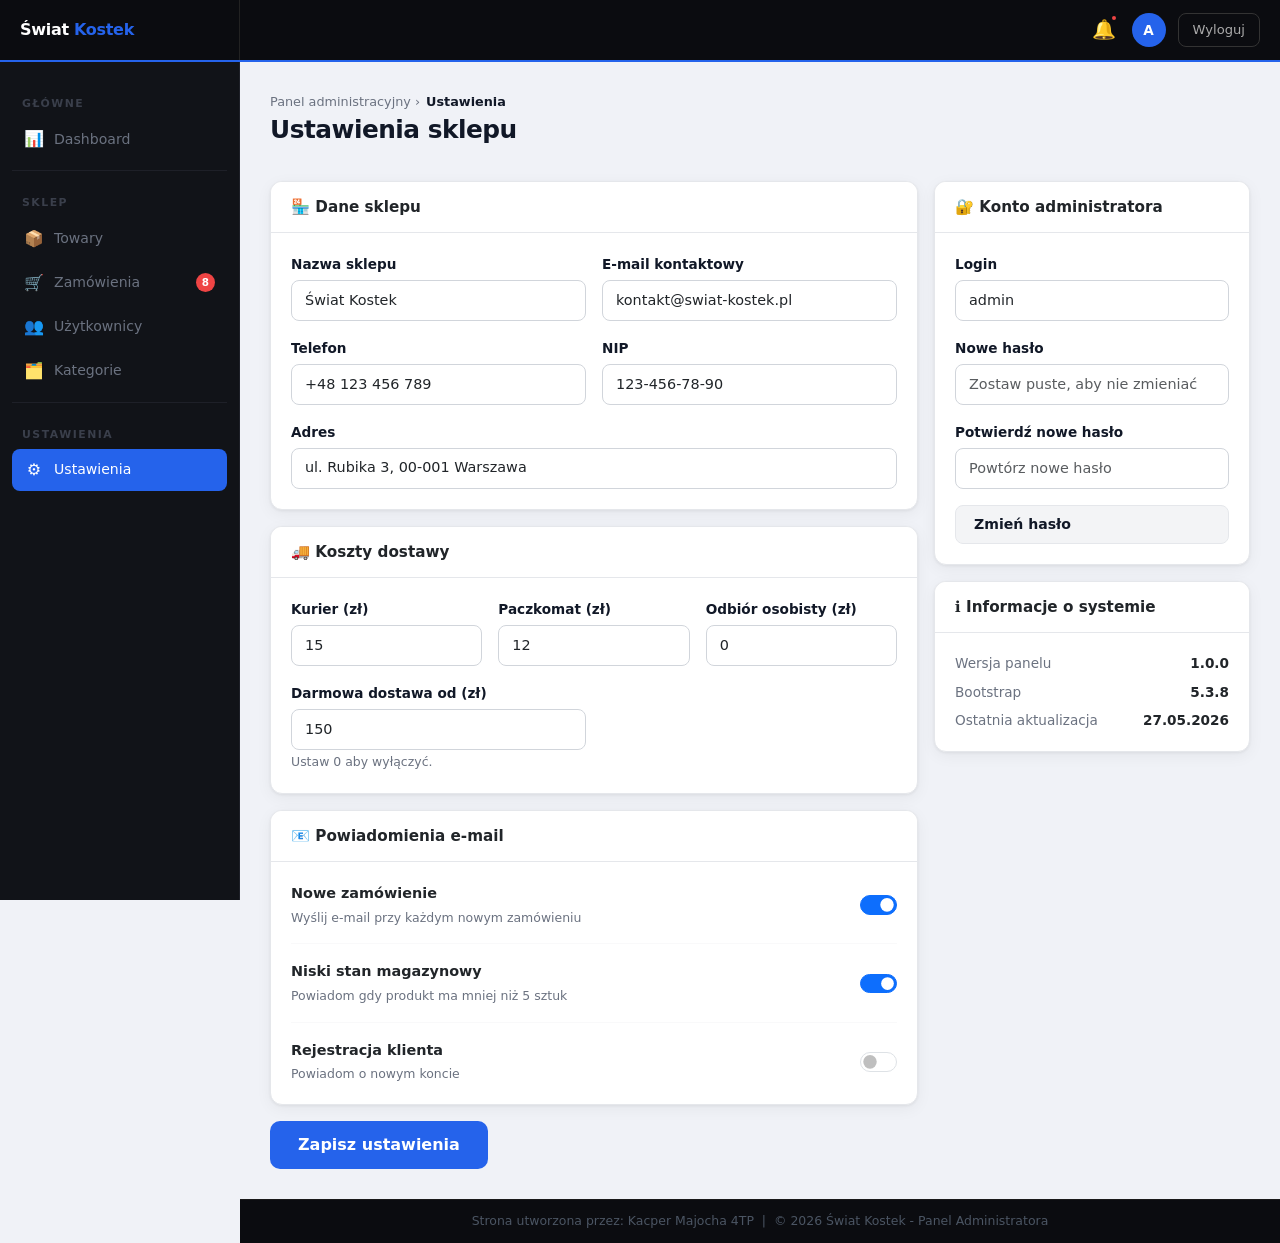
<file: admin-settings.html>
<!DOCTYPE html>
<html lang="pl">
<head>
    <meta charset="UTF-8">
    <meta name="viewport" content="width=device-width, initial-scale=1">
    <title>Ustawienia - Panel administratora - Świat Kostek</title>
    <meta name="robots" content="noindex">
    <link rel="stylesheet" href="bootstrap-5.3.8-dist/css/bootstrap.min.css">
    <link rel="stylesheet" href="css/admin.css">
    <link rel="shortcut icon" href="img/favicon.png" type="image/x-icon">
</head>
<body>

    <header class="topbar">
        <div class="topbar-left">
            <a class="topbar-brand" href="admin-dashboard.html">
                <span class="topbar-brand-text">Świat <span>Kostek</span></span>
            </a>
            <button class="btn-toggle" id="sidebarToggle" aria-label="Menu">☰</button>
        </div>
        <div class="topbar-right">
            <button class="topbar-badge" aria-label="Powiadomienia">🔔<span class="dot"></span></button>
            <div class="topbar-avatar">A</div>
            <button class="btn-logout" onclick="window.location.href='index.html'">Wyloguj</button>
        </div>
    </header>

    <div class="sidebar-overlay" id="sidebarOverlay"></div>

    <nav class="sidebar" id="adminSidebar">
        <span class="nav-group-label">Główne</span>
        <a class="nav-link" href="admin-dashboard.html"><span class="nav-icon">📊</span> Dashboard</a>
        <div class="nav-divider"></div>
        <span class="nav-group-label">Sklep</span>
        <a class="nav-link" href="products-list.html"><span class="nav-icon">📦</span> Towary</a>
        <a class="nav-link" href="admin-orders.html"><span class="nav-icon">🛒</span> Zamówienia <span class="badge-count">8</span></a>
        <a class="nav-link" href="admin-users.html"><span class="nav-icon">👥</span> Użytkownicy</a>
        <a class="nav-link" href="admin-categories.html"><span class="nav-icon">🗂️</span> Kategorie</a>
        <div class="nav-divider"></div>
        <span class="nav-group-label">Ustawienia</span>
        <a class="nav-link active" href="admin-settings.html"><span class="nav-icon">⚙️</span> Ustawienia</a>
    </nav>

    <main class="main-content">
        <div class="page-header">
            <div>
                <p class="breadcrumb">Panel administracyjny › <span>Ustawienia</span></p>
                <h1>Ustawienia sklepu</h1>
            </div>
        </div>

        <div class="row g-3">
            <div class="col-lg-8">

                <!-- Dane sklepu -->
                <div class="card mb-3">
                    <div class="card-header">
                        <h2 style="font-size:.95rem;font-weight:700;margin:0;">🏪 Dane sklepu</h2>
                    </div>
                    <div class="card-body">
                        <div class="row g-3">
                            <div class="col-md-6">
                                <label class="form-label" for="shopName">Nazwa sklepu</label>
                                <input type="text" id="shopName" class="form-control" value="Świat Kostek">
                            </div>
                            <div class="col-md-6">
                                <label class="form-label" for="shopEmail">E-mail kontaktowy</label>
                                <input type="email" id="shopEmail" class="form-control" value="kontakt@swiat-kostek.pl">
                            </div>
                            <div class="col-md-6">
                                <label class="form-label" for="shopPhone">Telefon</label>
                                <input type="tel" id="shopPhone" class="form-control" value="+48 123 456 789">
                            </div>
                            <div class="col-md-6">
                                <label class="form-label" for="shopNip">NIP</label>
                                <input type="text" id="shopNip" class="form-control" value="123-456-78-90">
                            </div>
                            <div class="col-12">
                                <label class="form-label" for="shopAddress">Adres</label>
                                <input type="text" id="shopAddress" class="form-control" value="ul. Rubika 3, 00-001 Warszawa">
                            </div>
                        </div>
                    </div>
                </div>

                <!-- Dostawa -->
                <div class="card mb-3">
                    <div class="card-header">
                        <h2 style="font-size:.95rem;font-weight:700;margin:0;">🚚 Koszty dostawy</h2>
                    </div>
                    <div class="card-body">
                        <div class="row g-3">
                            <div class="col-md-4">
                                <label class="form-label">Kurier (zł)</label>
                                <input type="number" class="form-control" value="15" min="0" step="0.01">
                            </div>
                            <div class="col-md-4">
                                <label class="form-label">Paczkomat (zł)</label>
                                <input type="number" class="form-control" value="12" min="0" step="0.01">
                            </div>
                            <div class="col-md-4">
                                <label class="form-label">Odbiór osobisty (zł)</label>
                                <input type="number" class="form-control" value="0" min="0" step="0.01">
                            </div>
                            <div class="col-md-6">
                                <label class="form-label">Darmowa dostawa od (zł)</label>
                                <input type="number" class="form-control" value="150" min="0" step="1">
                                <span class="form-text">Ustaw 0 aby wyłączyć.</span>
                            </div>
                        </div>
                    </div>
                </div>

                <!-- Powiadomienia e-mail -->
                <div class="card mb-3">
                    <div class="card-header">
                        <h2 style="font-size:.95rem;font-weight:700;margin:0;">📧 Powiadomienia e-mail</h2>
                    </div>
                    <div class="card-body">
                        <div class="mb-2 d-flex justify-content-between align-items-center">
                            <div>
                                <strong style="font-size:.9rem;">Nowe zamówienie</strong>
                                <p class="form-text mb-0">Wyślij e-mail przy każdym nowym zamówieniu</p>
                            </div>
                            <div class="form-check form-switch">
                                <input class="form-check-input" type="checkbox" checked style="width:2.5em;height:1.3em;">
                            </div>
                        </div>
                        <hr style="border-color:var(--border);">
                        <div class="mb-2 d-flex justify-content-between align-items-center">
                            <div>
                                <strong style="font-size:.9rem;">Niski stan magazynowy</strong>
                                <p class="form-text mb-0">Powiadom gdy produkt ma mniej niż 5 sztuk</p>
                            </div>
                            <div class="form-check form-switch">
                                <input class="form-check-input" type="checkbox" checked style="width:2.5em;height:1.3em;">
                            </div>
                        </div>
                        <hr style="border-color:var(--border);">
                        <div class="d-flex justify-content-between align-items-center">
                            <div>
                                <strong style="font-size:.9rem;">Rejestracja klienta</strong>
                                <p class="form-text mb-0">Powiadom o nowym koncie</p>
                            </div>
                            <div class="form-check form-switch">
                                <input class="form-check-input" type="checkbox" style="width:2.5em;height:1.3em;">
                            </div>
                        </div>
                    </div>
                </div>

                <button class="btn btn-primary btn-lg">Zapisz ustawienia</button>

            </div>

            <!-- Panel boczny -->
            <div class="col-lg-4">

                <!-- Zmiana hasła -->
                <div class="card mb-3">
                    <div class="card-header">
                        <h2 style="font-size:.95rem;font-weight:700;margin:0;">🔐 Konto administratora</h2>
                    </div>
                    <div class="card-body">
                        <div class="mb-3">
                            <label class="form-label">Login</label>
                            <input type="text" class="form-control" value="admin">
                        </div>
                        <div class="mb-3">
                            <label class="form-label">Nowe hasło</label>
                            <input type="password" class="form-control" placeholder="Zostaw puste, aby nie zmieniać">
                        </div>
                        <div class="mb-3">
                            <label class="form-label">Potwierdź nowe hasło</label>
                            <input type="password" class="form-control" placeholder="Powtórz nowe hasło">
                        </div>
                        <button class="btn btn-secondary w-100">Zmień hasło</button>
                    </div>
                </div>

                <!-- Informacje o systemie -->
                <div class="card">
                    <div class="card-header">
                        <h2 style="font-size:.95rem;font-weight:700;margin:0;">ℹ️ Informacje o systemie</h2>
                    </div>
                    <div class="card-body" style="font-size:.85rem;">
                        <div class="d-flex justify-content-between mb-2">
                            <span style="color:var(--muted);">Wersja panelu</span>
                            <strong>1.0.0</strong>
                        </div>
                        <div class="d-flex justify-content-between mb-2">
                            <span style="color:var(--muted);">Bootstrap</span>
                            <strong>5.3.8</strong>
                        </div>
                        <div class="d-flex justify-content-between">
                            <span style="color:var(--muted);">Ostatnia aktualizacja</span>
                            <strong>27.05.2026</strong>
                        </div>
                    </div>
                </div>
            </div>
        </div>

    </main>

    <footer class="admin-footer">
        Strona utworzona przez: Kacper Majocha 4TP &nbsp;|&nbsp; © 2026 Świat Kostek - Panel Administratora
    </footer>

    <script src="bootstrap-5.3.8-dist/js/bootstrap.bundle.min.js"></script>
    <script src="js/admin.js"></script>
</body>
</html>
</file>
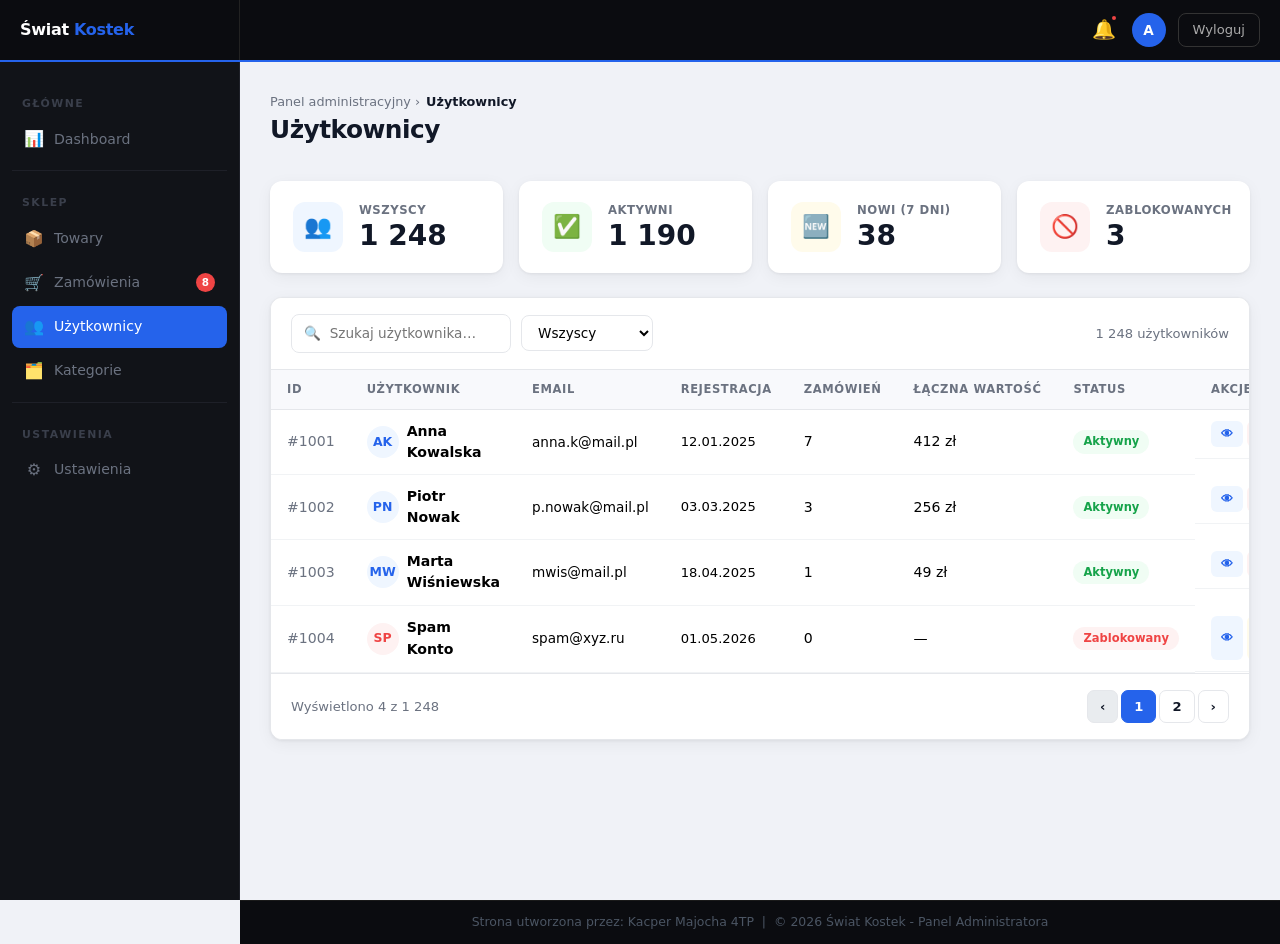
<file: admin-users.html>
<!DOCTYPE html>
<html lang="pl">
<head>
    <meta charset="UTF-8">
    <meta name="viewport" content="width=device-width, initial-scale=1">
    <title>Użytkownicy - Panel administratora - Świat Kostek</title>
    <meta name="robots" content="noindex">
    <link rel="stylesheet" href="bootstrap-5.3.8-dist/css/bootstrap.min.css">
    <link rel="stylesheet" href="css/admin.css">
    <link rel="shortcut icon" href="img/favicon.png" type="image/x-icon">
</head>
<body>

    <header class="topbar">
        <div class="topbar-left">
            <a class="topbar-brand" href="admin-dashboard.html">
                <span class="topbar-brand-text">Świat <span>Kostek</span></span>
            </a>
            <button class="btn-toggle" id="sidebarToggle" aria-label="Menu">☰</button>
        </div>
        <div class="topbar-right">
            <button class="topbar-badge" aria-label="Powiadomienia">🔔<span class="dot"></span></button>
            <div class="topbar-avatar">A</div>
            <button class="btn-logout" onclick="window.location.href='index.html'">Wyloguj</button>
        </div>
    </header>

    <div class="sidebar-overlay" id="sidebarOverlay"></div>

    <nav class="sidebar" id="adminSidebar">
        <span class="nav-group-label">Główne</span>
        <a class="nav-link" href="admin-dashboard.html"><span class="nav-icon">📊</span> Dashboard</a>
        <div class="nav-divider"></div>
        <span class="nav-group-label">Sklep</span>
        <a class="nav-link" href="products-list.html"><span class="nav-icon">📦</span> Towary</a>
        <a class="nav-link" href="admin-orders.html"><span class="nav-icon">🛒</span> Zamówienia <span class="badge-count">8</span></a>
        <a class="nav-link active" href="admin-users.html"><span class="nav-icon">👥</span> Użytkownicy</a>
        <a class="nav-link" href="admin-categories.html"><span class="nav-icon">🗂️</span> Kategorie</a>
        <div class="nav-divider"></div>
        <span class="nav-group-label">Ustawienia</span>
        <a class="nav-link" href="admin-settings.html"><span class="nav-icon">⚙️</span> Ustawienia</a>
    </nav>

    <main class="main-content">
        <div class="page-header">
            <div>
                <p class="breadcrumb">Panel administracyjny › <span>Użytkownicy</span></p>
                <h1>Użytkownicy</h1>
            </div>
        </div>

        <!-- Statystyki -->
        <div class="row g-3 mb-4">
            <div class="col-6 col-md-3">
                <div class="stat-card">
                    <div class="stat-icon blue">👥</div>
                    <div>
                        <span class="stat-label">Wszyscy</span>
                        <div class="stat-value">1 248</div>
                    </div>
                </div>
            </div>
            <div class="col-6 col-md-3">
                <div class="stat-card">
                    <div class="stat-icon green">✅</div>
                    <div>
                        <span class="stat-label">Aktywni</span>
                        <div class="stat-value">1 190</div>
                    </div>
                </div>
            </div>
            <div class="col-6 col-md-3">
                <div class="stat-card">
                    <div class="stat-icon yellow">🆕</div>
                    <div>
                        <span class="stat-label">Nowi (7 dni)</span>
                        <div class="stat-value">38</div>
                    </div>
                </div>
            </div>
            <div class="col-6 col-md-3">
                <div class="stat-card">
                    <div class="stat-icon red">🚫</div>
                    <div>
                        <span class="stat-label">Zablokowanych</span>
                        <div class="stat-value">3</div>
                    </div>
                </div>
            </div>
        </div>

        <!-- Użytkownicy -->
        <div class="card">
            <div class="card-header">
                <div class="table-search">
                    <input type="text" placeholder="🔍  Szukaj użytkownika…" style="min-width:220px;">
                    <select>
                        <option>Wszyscy</option>
                        <option>Aktywni</option>
                        <option>Zablokowani</option>
                    </select>
                </div>
                <span style="color:var(--muted);font-size:.82rem;">1 248 użytkowników</span>
            </div>

            <div style="overflow-x:auto;">
                <table class="table">
                    <thead>
                        <tr>
                            <th>ID</th>
                            <th>Użytkownik</th>
                            <th>Email</th>
                            <th>Rejestracja</th>
                            <th>Zamówień</th>
                            <th>Łączna wartość</th>
                            <th>Status</th>
                            <th>Akcje</th>
                        </tr>
                    </thead>
                    <tbody>
                        <tr>
                            <td style="color:var(--muted)">#1001</td>
                            <td>
                                <div class="d-flex align-items-center gap-2">
                                    <div class="user-avatar">AK</div>
                                    <strong style="font-size:.88rem;">Anna Kowalska</strong>
                                </div>
                            </td>
                            <td style="font-size:.85rem;">anna.k@mail.pl</td>
                            <td style="font-size:.82rem;">12.01.2025</td>
                            <td>7</td>
                            <td>412 zł</td>
                            <td><span class="status aktywny">Aktywny</span></td>
                            <td class="d-flex gap-1">
                                <button class="btn-action view">👁</button>
                                <button class="btn-action delete">🚫</button>
                            </td>
                        </tr>
                        <tr>
                            <td style="color:var(--muted)">#1002</td>
                            <td>
                                <div class="d-flex align-items-center gap-2">
                                    <div class="user-avatar">PN</div>
                                    <strong style="font-size:.88rem;">Piotr Nowak</strong>
                                </div>
                            </td>
                            <td style="font-size:.85rem;">p.nowak@mail.pl</td>
                            <td style="font-size:.82rem;">03.03.2025</td>
                            <td>3</td>
                            <td>256 zł</td>
                            <td><span class="status aktywny">Aktywny</span></td>
                            <td class="d-flex gap-1">
                                <button class="btn-action view">👁</button>
                                <button class="btn-action delete">🚫</button>
                            </td>
                        </tr>
                        <tr>
                            <td style="color:var(--muted)">#1003</td>
                            <td>
                                <div class="d-flex align-items-center gap-2">
                                    <div class="user-avatar">MW</div>
                                    <strong style="font-size:.88rem;">Marta Wiśniewska</strong>
                                </div>
                            </td>
                            <td style="font-size:.85rem;">mwis@mail.pl</td>
                            <td style="font-size:.82rem;">18.04.2025</td>
                            <td>1</td>
                            <td>49 zł</td>
                            <td><span class="status aktywny">Aktywny</span></td>
                            <td class="d-flex gap-1">
                                <button class="btn-action view">👁</button>
                                <button class="btn-action delete">🚫</button>
                            </td>
                        </tr>
                        <tr>
                            <td style="color:var(--muted)">#1004</td>
                            <td>
                                <div class="d-flex align-items-center gap-2">
                                    <div class="user-avatar" style="background:var(--red-light);color:var(--red);">SP</div>
                                    <strong style="font-size:.88rem;">Spam Konto</strong>
                                </div>
                            </td>
                            <td style="font-size:.85rem;">spam@xyz.ru</td>
                            <td style="font-size:.82rem;">01.05.2026</td>
                            <td>0</td>
                            <td>—</td>
                            <td><span class="status anulowane">Zablokowany</span></td>
                            <td class="d-flex gap-1">
                                <button class="btn-action view">👁</button>
                                <button class="btn-action edit">✓ Odblokuj</button>
                            </td>
                        </tr>
                    </tbody>
                </table>
            </div>

            <div class="card-header" style="border-top:1px solid var(--border);border-bottom:none;justify-content:space-between;">
                <span style="color:var(--muted);font-size:.82rem;">Wyświetlono 4 z 1 248</span>
                <nav aria-label="Paginacja użytkowników">
                    <ul class="pagination mb-0">
                        <li class="page-item disabled"><a class="page-link" href="#">‹</a></li>
                        <li class="page-item active"><a class="page-link" href="#">1</a></li>
                        <li class="page-item"><a class="page-link" href="#">2</a></li>
                        <li class="page-item"><a class="page-link" href="#">›</a></li>
                    </ul>
                </nav>
            </div>
        </div>

    </main>

    <footer class="admin-footer">
        Strona utworzona przez: Kacper Majocha 4TP &nbsp;|&nbsp; © 2026 Świat Kostek - Panel Administratora
    </footer>

    <script src="bootstrap-5.3.8-dist/js/bootstrap.bundle.min.js"></script>
    <script src="js/admin.js"></script>
</body>
</html>
</file>
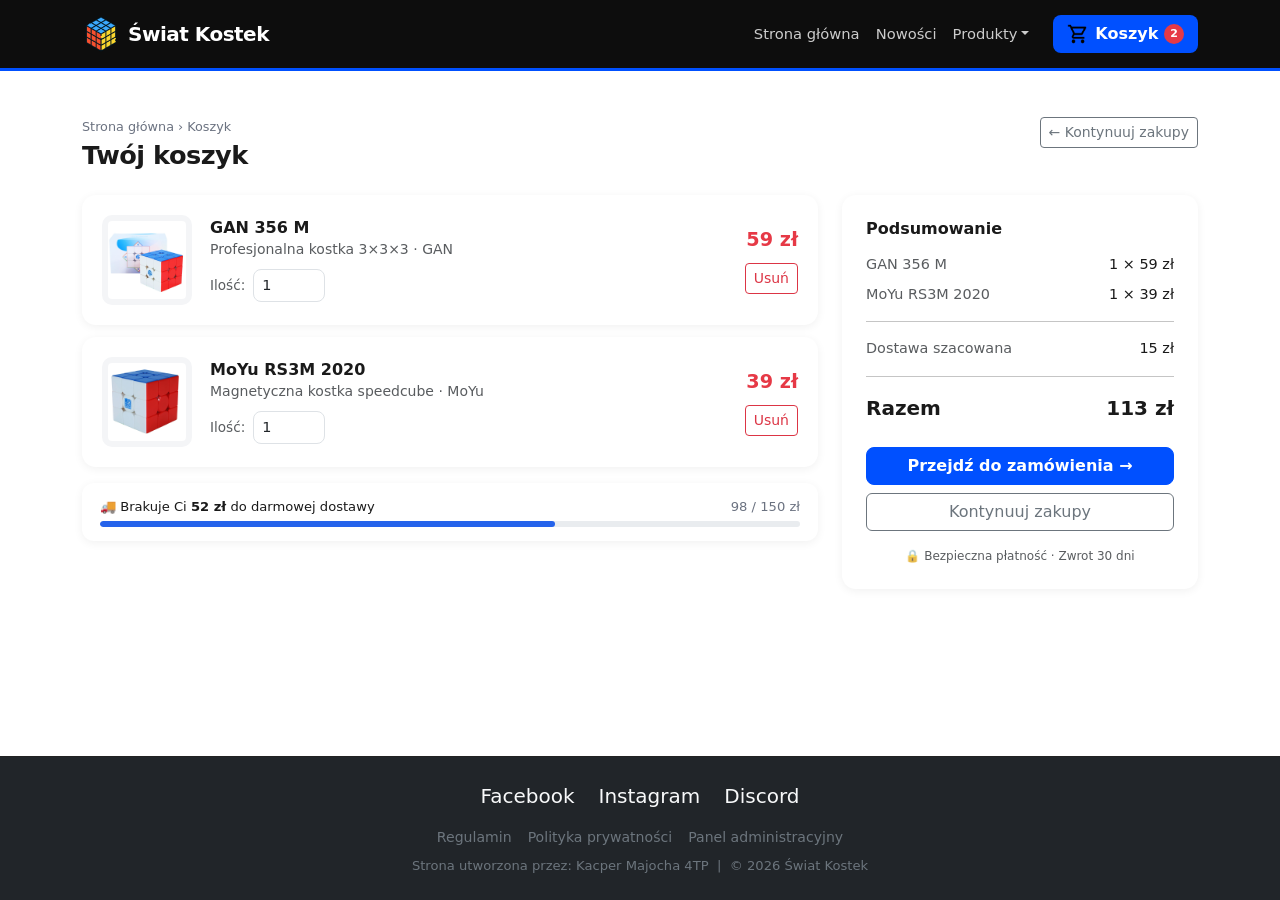
<file: cart.html>
<!DOCTYPE html>
<html lang="pl">
<head>
    <meta charset="UTF-8">
    <meta name="viewport" content="width=device-width, initial-scale=1.0">
    <title>Świat Kostek - koszyk</title>
    <meta name="robots" content="noindex">
    <link rel="stylesheet" href="bootstrap-5.3.8-dist/css/bootstrap.min.css">
    <link rel="stylesheet" href="css/style.css">
    <link rel="stylesheet" href="css/cart.css">
    <link rel="shortcut icon" href="img/favicon.png" type="image/x-icon">
</head>
<body class="d-flex flex-column min-vh-100">

    <!-- NAWIGACJA -->
    <nav class="navbar navbar-expand-lg fixed-top">
        <div class="container">
            <a class="navbar-brand d-flex align-items-center gap-2" href="index.html">
                <img class="logo" src="img/logo.png" alt="Logo Świat Kostek">
                <strong>Świat Kostek</strong>
            </a>
            <button class="navbar-toggler border-secondary" type="button"
                    data-bs-toggle="collapse" data-bs-target="#nav" aria-label="Otwórz menu">
                <span class="navbar-toggler-icon"></span>
            </button>
            <div class="collapse navbar-collapse" id="nav">
                <ul class="navbar-nav ms-auto align-items-lg-center">
                    <li class="nav-item"><a class="nav-link" href="index.html">Strona główna</a></li>
                    <li class="nav-item"><a class="nav-link" href="search.html">Nowości</a></li>
                    <li class="nav-item dropdown">
                        <a class="nav-link dropdown-toggle" href="#" data-bs-toggle="dropdown">Produkty</a>
                        <ul class="dropdown-menu dropdown-menu-dark">
                            <li><a class="dropdown-item" href="search.html">2×2×2</a></li>
                            <li><a class="dropdown-item" href="search.html">3×3×3</a></li>
                            <li><a class="dropdown-item" href="search.html">4×4×4</a></li>
                            <li><a class="dropdown-item" href="search.html">5×5×5</a></li>
                            <li><a class="dropdown-item" href="search.html">6×6×6</a></li>
                            <li><a class="dropdown-item" href="search.html">7×7×7</a></li>
                            <li><hr class="dropdown-divider"></li>
                            <li><a class="dropdown-item" href="search.html">Pyraminx</a></li>
                            <li><a class="dropdown-item" href="search.html">Skewb</a></li>
                            <li><a class="dropdown-item" href="search.html">Square-1</a></li>
                            <li><a class="dropdown-item" href="search.html">Megaminx</a></li>
                        </ul>
                    </li>
                    <li class="nav-item ms-lg-3">
                        <a class="btn-cart" href="cart.html" aria-label="Koszyk">
                            <img id="cart-logo" src="img/shopping-cart-icon.png" alt="">
                            Koszyk
                            <span class="cart-count">2</span>
                        </a>
                    </li>
                </ul>
            </div>
        </div>
    </nav>

    <div class="container py-5 flex-grow-1">

        <!-- Nagłówek strony -->
        <div class="page-header mb-4">
            <div>
                <p class="breadcrumb-nav">
                    <a href="index.html">Strona główna</a> › <span>Koszyk</span>
                </p>
                <h1>Twój koszyk</h1>
            </div>
            <a href="search.html" class="btn btn-outline-secondary btn-sm">← Kontynuuj zakupy</a>
        </div>

        <div class="row g-4">

            <!-- LISTA PRODUKTÓW W KOSZYKU -->
            <div class="col-lg-8">

                <div class="cart-item">
                    <img src="img/cubes/gan-356-maglev-uv.jpg"
                         class="cart-img"
                         alt="GAN 356 M - kostka 3×3×3">
                    <div class="flex-grow-1 min-w-0">
                        <h2 class="mb-0 fw-bold" style="font-size:1rem;">GAN 356 M</h2>
                        <small class="text-muted">Profesjonalna kostka 3×3×3 · GAN</small>
                        <div class="mt-2 d-flex align-items-center gap-2">
                            <label class="text-muted" style="font-size:.85rem;">Ilość:</label>
                            <input type="number" class="form-control quantity-input"
                                   value="1" min="1" aria-label="Ilość GAN 356 M">
                        </div>
                    </div>
                    <div class="text-end flex-shrink-0">
                        <div class="item-price">59 zł</div>
                        <button class="btn btn-sm btn-outline-danger mt-2">Usuń</button>
                    </div>
                </div>

                <div class="cart-item">
                    <img src="img/cubes/moyu-rs3m-v5-magnetic-3x3x3.jpg"
                         class="cart-img"
                         alt="MoYu RS3M 2020">
                    <div class="flex-grow-1 min-w-0">
                        <h2 class="mb-0 fw-bold" style="font-size:1rem;">MoYu RS3M 2020</h2>
                        <small class="text-muted">Magnetyczna kostka speedcube · MoYu</small>
                        <div class="mt-2 d-flex align-items-center gap-2">
                            <label class="text-muted" style="font-size:.85rem;">Ilość:</label>
                            <input type="number" class="form-control quantity-input"
                                   value="1" min="1" aria-label="Ilość MoYu RS3M">
                        </div>
                    </div>
                    <div class="text-end flex-shrink-0">
                        <div class="item-price">39 zł</div>
                        <button class="btn btn-sm btn-outline-danger mt-2">Usuń</button>
                    </div>
                </div>

                <!-- Informacja o darmowej dostawie -->
                <div class="free-shipping-bar mt-3">
                    <div class="d-flex justify-content-between mb-1" style="font-size:.82rem;">
                        <span>🚚 Brakuje Ci <strong>52 zł</strong> do darmowej dostawy</span>
                        <span style="color:var(--muted);">98 / 150 zł</span>
                    </div>
                    <div class="progress" style="height:6px;border-radius:3px;">
                        <div class="progress-bar" style="width:65%;background:#2563eb;border-radius:3px;"></div>
                    </div>
                </div>

            </div>

            <!-- PODSUMOWANIE KOSZYKA -->
            <div class="col-lg-4">
                <div class="cart-summary">
                    <h2 class="fw-bold mb-3" style="font-size:1rem;">Podsumowanie</h2>

                    <div class="d-flex justify-content-between mb-2" style="font-size:.9rem;">
                        <span class="text-muted">GAN 356 M</span>
                        <span>1 × 59 zł</span>
                    </div>
                    <div class="d-flex justify-content-between mb-2" style="font-size:.9rem;">
                        <span class="text-muted">MoYu RS3M 2020</span>
                        <span>1 × 39 zł</span>
                    </div>

                    <hr>

                    <div class="d-flex justify-content-between mb-2" style="font-size:.9rem;">
                        <span class="text-muted">Dostawa szacowana</span>
                        <span>15 zł</span>
                    </div>

                    <hr>

                    <div class="d-flex justify-content-between cart-total mb-4">
                        <span>Razem</span>
                        <span>113 zł</span>
                    </div>

                    <a href="checkout.html" class="btn btn-primary w-100 mb-2">
                        Przejdź do zamówienia →
                    </a>
                    <a href="search.html" class="btn btn-outline-secondary w-100">
                        Kontynuuj zakupy
                    </a>

                    <p class="text-center text-muted mt-3 mb-0" style="font-size:.75rem;">
                        🔒 Bezpieczna płatność · Zwrot 30 dni
                    </p>
                </div>
            </div>
        </div>
    </div>

    <footer class="py-4 text-light bg-dark mt-auto">
        <div class="container text-center">
            <div class="mb-3 d-flex justify-content-center gap-4 fs-5">
                <a href="#" class="text-light text-decoration-none">Facebook</a>
                <a href="#" class="text-light text-decoration-none">Instagram</a>
                <a href="#" class="text-light text-decoration-none">Discord</a>
            </div>
            <div class="mb-2 d-flex justify-content-center gap-3 flex-wrap" style="font-size:.88rem;">
                <a href="#" class="text-secondary text-decoration-none">Regulamin</a>
                <a href="#" class="text-secondary text-decoration-none">Polityka prywatności</a>
                <a href="admin-dashboard.html" class="text-secondary text-decoration-none">Panel administracyjny</a>
            </div>
            <p class="mb-0 text-secondary" style="font-size:.82rem;">
                Strona utworzona przez: Kacper Majocha 4TP &nbsp;|&nbsp; © 2026 Świat Kostek
            </p>
        </div>
    </footer>

    <script src="bootstrap-5.3.8-dist/js/bootstrap.bundle.min.js"></script>
</body>
</html>
</file>
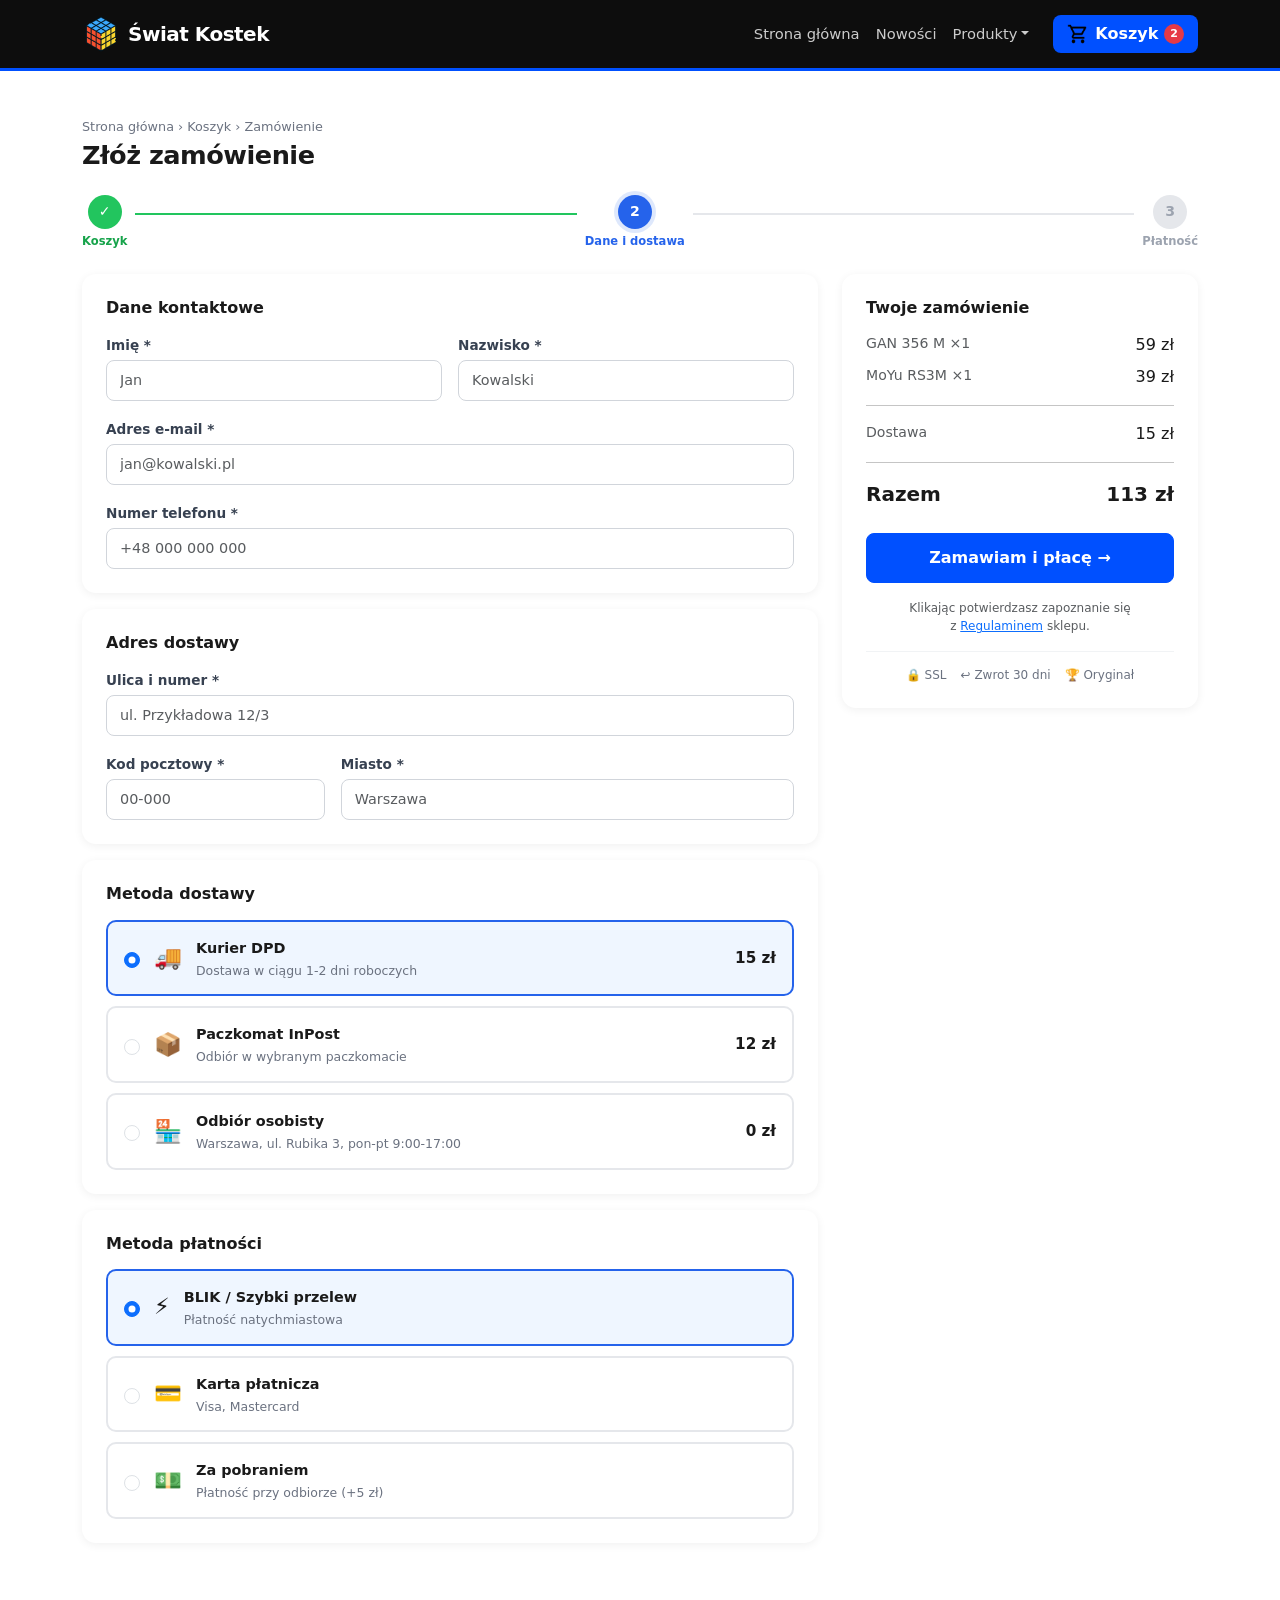
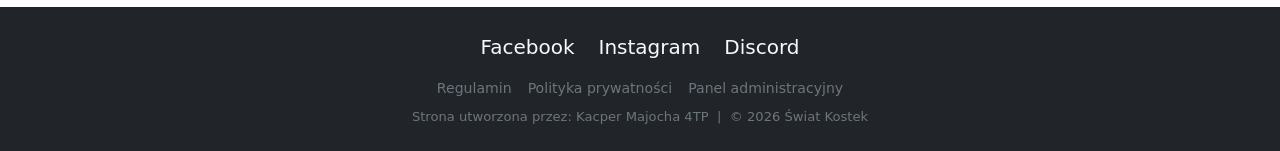
<file: checkout.html>
<!DOCTYPE html>
<html lang="pl">
<head>
    <meta charset="UTF-8">
    <meta name="viewport" content="width=device-width, initial-scale=1.0">
    <title>Świat Kostek - złóż zamówienie</title>
    <meta name="robots" content="noindex">
    <link rel="stylesheet" href="bootstrap-5.3.8-dist/css/bootstrap.min.css">
    <link rel="stylesheet" href="css/style.css">
    <link rel="stylesheet" href="css/checkout.css">
    <link rel="shortcut icon" href="img/favicon.png" type="image/x-icon">
</head>
<body class="d-flex flex-column min-vh-100">

    <!-- NAWIGACJA -->
    <nav class="navbar navbar-expand-lg fixed-top">
        <div class="container">
            <a class="navbar-brand d-flex align-items-center gap-2" href="index.html">
                <img class="logo" src="img/logo.png" alt="Logo Świat Kostek">
                <strong>Świat Kostek</strong>
            </a>
            <button class="navbar-toggler border-secondary" type="button"
                    data-bs-toggle="collapse" data-bs-target="#nav" aria-label="Otwórz menu">
                <span class="navbar-toggler-icon"></span>
            </button>
            <div class="collapse navbar-collapse" id="nav">
                <ul class="navbar-nav ms-auto align-items-lg-center">
                    <li class="nav-item"><a class="nav-link" href="index.html">Strona główna</a></li>
                    <li class="nav-item"><a class="nav-link" href="search.html">Nowości</a></li>
                    <li class="nav-item dropdown">
                        <a class="nav-link dropdown-toggle" href="#" data-bs-toggle="dropdown">Produkty</a>
                        <ul class="dropdown-menu dropdown-menu-dark">
                            <li><a class="dropdown-item" href="search.html">2×2×2</a></li>
                            <li><a class="dropdown-item" href="search.html">3×3×3</a></li>
                            <li><a class="dropdown-item" href="search.html">4×4×4</a></li>
                            <li><a class="dropdown-item" href="search.html">5×5×5</a></li>
                            <li><a class="dropdown-item" href="search.html">6×6×6</a></li>
                            <li><a class="dropdown-item" href="search.html">7×7×7</a></li>
                            <li><hr class="dropdown-divider"></li>
                            <li><a class="dropdown-item" href="search.html">Pyraminx</a></li>
                            <li><a class="dropdown-item" href="search.html">Skewb</a></li>
                            <li><a class="dropdown-item" href="search.html">Square-1</a></li>
                            <li><a class="dropdown-item" href="search.html">Megaminx</a></li>
                        </ul>
                    </li>
                    <li class="nav-item ms-lg-3">
                        <a class="btn-cart" href="cart.html" aria-label="Koszyk">
                            <img id="cart-logo" src="img/shopping-cart-icon.png" alt="">
                            Koszyk
                            <span class="cart-count">2</span>
                        </a>
                    </li>
                </ul>
            </div>
        </div>
    </nav>

    <div class="container py-5 flex-grow-1">

        <!-- Nagłówek -->
        <div class="page-header mb-4">
            <div>
                <p class="breadcrumb-nav">
                    <a href="index.html">Strona główna</a> ›
                    <a href="cart.html">Koszyk</a> ›
                    <span>Zamówienie</span>
                </p>
                <h1>Złóż zamówienie</h1>
            </div>
        </div>

        <!-- Pasek kroków -->
        <div class="steps-bar mb-4">
            <div class="step done">
                <div class="step-num">✓</div>
                <span>Koszyk</span>
            </div>
            <div class="step-line done"></div>
            <div class="step active">
                <div class="step-num">2</div>
                <span>Dane i dostawa</span>
            </div>
            <div class="step-line"></div>
            <div class="step">
                <div class="step-num">3</div>
                <span>Płatność</span>
            </div>
        </div>

        <div class="row g-4">

            <!-- LEWA KOLUMNA / FORMULARZE -->
            <div class="col-lg-8">

                <!-- Dane kontaktowe -->
                <div class="checkout-card">
                    <h2 style="font-size:1rem;font-weight:700;margin-bottom:1rem;">Dane kontaktowe</h2>
                    <div class="row g-3">
                        <div class="col-sm-6">
                            <label class="form-label" for="firstName">Imię *</label>
                            <input type="text" id="firstName" class="form-control" placeholder="Jan" autocomplete="given-name">
                        </div>
                        <div class="col-sm-6">
                            <label class="form-label" for="lastName">Nazwisko *</label>
                            <input type="text" id="lastName" class="form-control" placeholder="Kowalski" autocomplete="family-name">
                        </div>
                        <div class="col-12">
                            <label class="form-label" for="email">Adres e-mail *</label>
                            <input type="email" id="email" class="form-control" placeholder="jan@kowalski.pl" autocomplete="email">
                        </div>
                        <div class="col-12">
                            <label class="form-label" for="phone">Numer telefonu *</label>
                            <input type="tel" id="phone" class="form-control" placeholder="+48 000 000 000" autocomplete="tel">
                        </div>
                    </div>
                </div>

                <!-- Adres dostawy -->
                <div class="checkout-card">
                    <h2 style="font-size:1rem;font-weight:700;margin-bottom:1rem;">Adres dostawy</h2>
                    <div class="row g-3">
                        <div class="col-12">
                            <label class="form-label" for="street">Ulica i numer *</label>
                            <input type="text" id="street" class="form-control" placeholder="ul. Przykładowa 12/3" autocomplete="address-line1">
                        </div>
                        <div class="col-sm-4">
                            <label class="form-label" for="zip">Kod pocztowy *</label>
                            <input type="text" id="zip" class="form-control" placeholder="00-000" autocomplete="postal-code">
                        </div>
                        <div class="col-sm-8">
                            <label class="form-label" for="city">Miasto *</label>
                            <input type="text" id="city" class="form-control" placeholder="Warszawa" autocomplete="address-level2">
                        </div>
                    </div>
                </div>

                <!-- Metoda dostawy -->
                <div class="checkout-card">
                    <h2 style="font-size:1rem;font-weight:700;margin-bottom:1rem;">Metoda dostawy</h2>
                    <div class="delivery-options">

                        <label class="delivery-option selected" for="deliveryCourier">
                            <input class="form-check-input" type="radio"
                                   name="delivery" id="deliveryCourier" checked>
                            <span class="delivery-icon">🚚</span>
                            <span class="flex-grow-1" style="display:block;">
                                <strong>Kurier DPD</strong>
                                <span style="display:block;font-size:.78rem;color:#6b7280;margin-top:2px;">Dostawa w ciągu 1-2 dni roboczych</span>
                            </span>
                            <span class="delivery-price">15 zł</span>
                        </label>

                        <label class="delivery-option" for="deliveryParcel">
                            <input class="form-check-input" type="radio"
                                   name="delivery" id="deliveryParcel">
                            <span class="delivery-icon">📦</span>
                            <span class="flex-grow-1" style="display:block;">
                                <strong>Paczkomat InPost</strong>
                                <span style="display:block;font-size:.78rem;color:#6b7280;margin-top:2px;">Odbiór w wybranym paczkomacie</span>
                            </span>
                            <span class="delivery-price">12 zł</span>
                        </label>

                        <label class="delivery-option" for="deliveryPickup">
                            <input class="form-check-input" type="radio"
                                   name="delivery" id="deliveryPickup">
                            <span class="delivery-icon">🏪</span>
                            <span class="flex-grow-1" style="display:block;">
                                <strong>Odbiór osobisty</strong>
                                <span style="display:block;font-size:.78rem;color:#6b7280;margin-top:2px;">Warszawa, ul. Rubika 3, pon-pt 9:00-17:00</span>
                            </span>
                            <span class="delivery-price">0 zł</span>
                        </label>

                    </div>
                </div>

                <!-- Metoda płatności -->
                <div class="checkout-card">
                    <h2 style="font-size:1rem;font-weight:700;margin-bottom:1rem;">Metoda płatności</h2>
                    <div class="delivery-options">

                        <label class="delivery-option selected" for="payBlik">
                            <input class="form-check-input" type="radio"
                                   name="payment" id="payBlik" checked>
                            <span class="delivery-icon">⚡</span>
                            <span class="flex-grow-1" style="display:block;">
                                <strong>BLIK / Szybki przelew</strong>
                                <span style="display:block;font-size:.78rem;color:#6b7280;margin-top:2px;">Płatność natychmiastowa</span>
                            </span>
                        </label>

                        <label class="delivery-option" for="payCard">
                            <input class="form-check-input" type="radio"
                                   name="payment" id="payCard">
                            <span class="delivery-icon">💳</span>
                            <span class="flex-grow-1" style="display:block;">
                                <strong>Karta płatnicza</strong>
                                <span style="display:block;font-size:.78rem;color:#6b7280;margin-top:2px;">Visa, Mastercard</span>
                            </span>
                        </label>

                        <label class="delivery-option" for="payCod">
                            <input class="form-check-input" type="radio"
                                   name="payment" id="payCod">
                            <span class="delivery-icon">💵</span>
                            <span class="flex-grow-1" style="display:block;">
                                <strong>Za pobraniem</strong>
                                <span style="display:block;font-size:.78rem;color:#6b7280;margin-top:2px;">Płatność przy odbiorze (+5 zł)</span>
                            </span>
                        </label>

                    </div>
                </div>

            </div>

            <!-- PRAWA KOLUMNA / PODSUMOWANIE -->
            <div class="col-lg-4">
                <div class="order-summary">
                    <h2 class="fw-bold mb-3" style="font-size:1rem;">Twoje zamówienie</h2>

                    <div class="order-item">
                        <span class="text-muted" style="font-size:.88rem;">GAN 356 M ×1</span>
                        <span>59 zł</span>
                    </div>
                    <div class="order-item">
                        <span class="text-muted" style="font-size:.88rem;">MoYu RS3M ×1</span>
                        <span>39 zł</span>
                    </div>

                    <hr>

                    <div class="order-item">
                        <span class="text-muted" style="font-size:.88rem;">Dostawa</span>
                        <span>15 zł</span>
                    </div>

                    <hr>

                    <div class="order-total">
                        <span>Razem</span>
                        <span>113 zł</span>
                    </div>

                    <button class="btn btn-primary w-100 mt-4" style="padding:12px;font-size:1rem;">
                        Zamawiam i płacę →
                    </button>

                    <p class="text-center text-muted mt-3 mb-0" style="font-size:.75rem;">
                        Klikając potwierdzasz zapoznanie się<br>z <a href="#">Regulaminem</a> sklepu.
                    </p>

                    <div class="trust-badges">
                        <span>🔒 SSL</span>
                        <span>↩️ Zwrot 30 dni</span>
                        <span>🏆 Oryginał</span>
                    </div>
                </div>
            </div>

        </div>
    </div>

    <footer class="py-4 text-light bg-dark mt-auto">
        <div class="container text-center">
            <div class="mb-3 d-flex justify-content-center gap-4 fs-5">
                <a href="#" class="text-light text-decoration-none">Facebook</a>
                <a href="#" class="text-light text-decoration-none">Instagram</a>
                <a href="#" class="text-light text-decoration-none">Discord</a>
            </div>
            <div class="mb-2 d-flex justify-content-center gap-3 flex-wrap" style="font-size:.88rem;">
                <a href="#" class="text-secondary text-decoration-none">Regulamin</a>
                <a href="#" class="text-secondary text-decoration-none">Polityka prywatności</a>
                <a href="admin-dashboard.html" class="text-secondary text-decoration-none">Panel administracyjny</a>
            </div>
            <p class="mb-0 text-secondary" style="font-size:.82rem;">
                Strona utworzona przez: Kacper Majocha 4TP &nbsp;|&nbsp; © 2026 Świat Kostek
            </p>
        </div>
    </footer>

    <script src="bootstrap-5.3.8-dist/js/bootstrap.bundle.min.js"></script>
    <script src="js/checkout.js"></script>
</body>
</html>
</file>
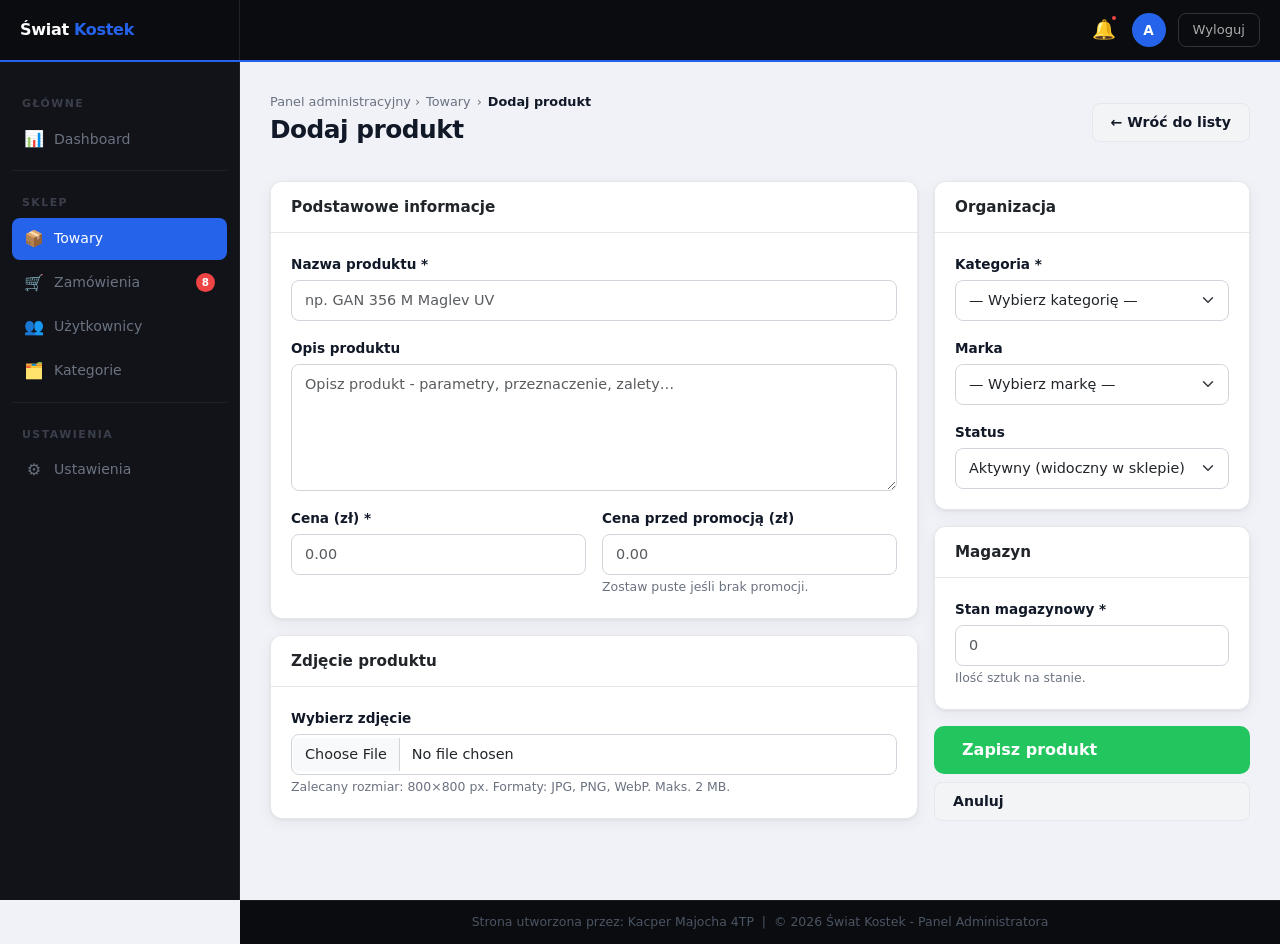
<file: product-add.html>
<!DOCTYPE html>
<html lang="pl">
<head>
    <meta charset="UTF-8">
    <meta name="viewport" content="width=device-width, initial-scale=1">
    <title>Dodaj produkt - Panel administratora - Świat Kostek</title>
    <meta name="robots" content="noindex">
    <link rel="stylesheet" href="bootstrap-5.3.8-dist/css/bootstrap.min.css">
    <link rel="stylesheet" href="css/admin.css">
    <link rel="shortcut icon" href="img/favicon.png" type="image/x-icon">
</head>
<body>

    <header class="topbar">
        <div class="topbar-left">
            <a class="topbar-brand" href="admin-dashboard.html">
                <span class="topbar-brand-text">Świat <span>Kostek</span></span>
            </a>
            <button class="btn-toggle" id="sidebarToggle" aria-label="Menu">☰</button>
        </div>
        <div class="topbar-right">
            <button class="topbar-badge" aria-label="Powiadomienia">🔔<span class="dot"></span></button>
            <div class="topbar-avatar">A</div>
            <button class="btn-logout" onclick="window.location.href='index.html'">Wyloguj</button>
        </div>
    </header>

    <div class="sidebar-overlay" id="sidebarOverlay"></div>

    <nav class="sidebar" id="adminSidebar">
        <span class="nav-group-label">Główne</span>
        <a class="nav-link" href="admin-dashboard.html"><span class="nav-icon">📊</span> Dashboard</a>
        <div class="nav-divider"></div>
        <span class="nav-group-label">Sklep</span>
        <a class="nav-link active" href="products-list.html"><span class="nav-icon">📦</span> Towary</a>
        <a class="nav-link" href="admin-orders.html"><span class="nav-icon">🛒</span> Zamówienia <span class="badge-count">8</span></a>
        <a class="nav-link" href="admin-users.html"><span class="nav-icon">👥</span> Użytkownicy</a>
        <a class="nav-link" href="admin-categories.html"><span class="nav-icon">🗂️</span> Kategorie</a>
        <div class="nav-divider"></div>
        <span class="nav-group-label">Ustawienia</span>
        <a class="nav-link" href="admin-settings.html"><span class="nav-icon">⚙️</span> Ustawienia</a>
    </nav>

    <main class="main-content">
        <div class="page-header">
            <div>
                <p class="breadcrumb">
                    Panel administracyjny ›
                    <a href="products-list.html">Towary</a> ›
                    <span>Dodaj produkt</span>
                </p>
                <h1>Dodaj produkt</h1>
            </div>
            <a href="products-list.html" class="btn btn-secondary">← Wróć do listy</a>
        </div>

        <div class="row g-3">

            <!-- Formularz główny, zdjęcie produktu -->
            <div class="col-lg-8">
                <div class="card mb-3">
                    <div class="card-header">
                        <h2 style="font-size:.95rem;font-weight:700;margin:0;">Podstawowe informacje</h2>
                    </div>
                    <div class="card-body">
                        <div class="mb-3">
                            <label class="form-label" for="productName">Nazwa produktu *</label>
                            <input type="text" id="productName" class="form-control"
                                   placeholder="np. GAN 356 M Maglev UV" required>
                        </div>
                        <div class="mb-3">
                            <label class="form-label" for="productDescription">Opis produktu</label>
                            <textarea id="productDescription" class="form-control" rows="5"
                                      placeholder="Opisz produkt - parametry, przeznaczenie, zalety…"></textarea>
                        </div>
                        <div class="row g-3">
                            <div class="col-md-6">
                                <label class="form-label" for="productPrice">Cena (zł) *</label>
                                <input type="number" id="productPrice" class="form-control"
                                       placeholder="0.00" min="0" step="0.01" required>
                            </div>
                            <div class="col-md-6">
                                <label class="form-label" for="productOldPrice">Cena przed promocją (zł)</label>
                                <input type="number" id="productOldPrice" class="form-control"
                                       placeholder="0.00" min="0" step="0.01">
                                <span class="form-text">Zostaw puste jeśli brak promocji.</span>
                            </div>
                        </div>
                    </div>
                </div>

                <div class="card">
                    <div class="card-header">
                        <h2 style="font-size:.95rem;font-weight:700;margin:0;">Zdjęcie produktu</h2>
                    </div>
                    <div class="card-body">
                        <label class="form-label" for="productImage">Wybierz zdjęcie</label>
                        <input type="file" id="productImage" class="form-control" accept="image/*">
                        <span class="form-text">
                            Zalecany rozmiar: 800×800 px. Formaty: JPG, PNG, WebP. Maks. 2 MB.
                        </span>
                    </div>
                </div>
            </div>

            <!-- Panel boczny: organizacja, magazyn, zapisz -->
            <div class="col-lg-4">
                <div class="card mb-3">
                    <div class="card-header">
                        <h2 style="font-size:.95rem;font-weight:700;margin:0;">Organizacja</h2>
                    </div>
                    <div class="card-body">
                        <div class="mb-3">
                            <label class="form-label" for="productCategory">Kategoria *</label>
                            <select id="productCategory" class="form-select" required>
                                <option value="">— Wybierz kategorię —</option>
                                <option>2×2×2</option>
                                <option>3×3×3</option>
                                <option>4×4×4</option>
                                <option>5×5×5</option>
                                <option>6×6×6</option>
                                <option>7×7×7</option>
                                <option>Pyraminx</option>
                                <option>Skewb</option>
                                <option>Square-1</option>
                                <option>Megaminx</option>
                            </select>
                        </div>
                        <div class="mb-3">
                            <label class="form-label" for="productBrand">Marka</label>
                            <select id="productBrand" class="form-select">
                                <option value="">— Wybierz markę —</option>
                                <option>GAN</option>
                                <option>MoYu</option>
                                <option>QiYi</option>
                                <option>YJ</option>
                                <option>DaYan</option>
                                <option>X-Man</option>
                            </select>
                        </div>
                        <div class="mb-0">
                            <label class="form-label" for="productStatus">Status</label>
                            <select id="productStatus" class="form-select">
                                <option value="aktywny">Aktywny (widoczny w sklepie)</option>
                                <option value="ukryty">Ukryty</option>
                            </select>
                        </div>
                    </div>
                </div>

                <div class="card mb-3">
                    <div class="card-header">
                        <h2 style="font-size:.95rem;font-weight:700;margin:0;">Magazyn</h2>
                    </div>
                    <div class="card-body">
                        <label class="form-label" for="productStock">Stan magazynowy *</label>
                        <input type="number" id="productStock" class="form-control"
                               placeholder="0" min="0" required>
                        <span class="form-text">Ilość sztuk na stanie.</span>
                    </div>
                </div>

                <div class="d-grid gap-2">
                    <button class="btn btn-success btn-lg">Zapisz produkt</button>
                    <a href="products-list.html" class="btn btn-secondary">Anuluj</a>
                </div>
            </div>

        </div>
    </main>

    <footer class="admin-footer">
        Strona utworzona przez: Kacper Majocha 4TP &nbsp;|&nbsp; © 2026 Świat Kostek - Panel Administratora
    </footer>

    <script src="bootstrap-5.3.8-dist/js/bootstrap.bundle.min.js"></script>
    <script src="js/admin.js"></script>
</body>
</html>
</file>
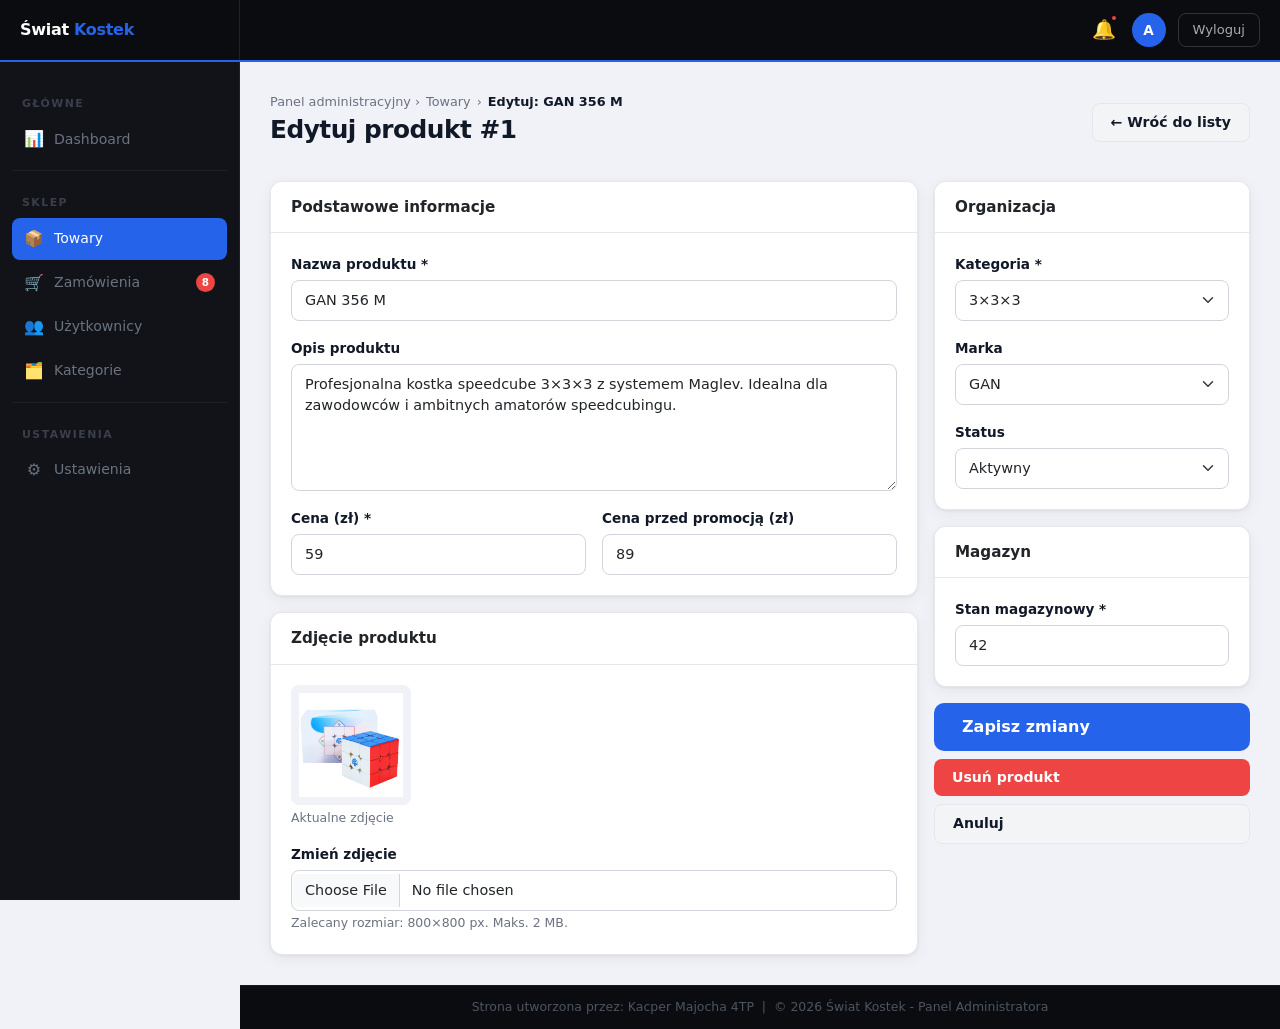
<file: product-edit.html>
<!DOCTYPE html>
<html lang="pl">
<head>
    <meta charset="UTF-8">
    <meta name="viewport" content="width=device-width, initial-scale=1">
    <title>Edytuj produkt - Panel administratora - Świat Kostek</title>
    <meta name="robots" content="noindex">
    <link rel="stylesheet" href="bootstrap-5.3.8-dist/css/bootstrap.min.css">
    <link rel="stylesheet" href="css/admin.css">
    <link rel="shortcut icon" href="img/favicon.png" type="image/x-icon">
</head>
<body>

    <header class="topbar">
        <div class="topbar-left">
            <a class="topbar-brand" href="admin-dashboard.html">
                <span class="topbar-brand-text">Świat <span>Kostek</span></span>
            </a>
            <button class="btn-toggle" id="sidebarToggle" aria-label="Menu">☰</button>
        </div>
        <div class="topbar-right">
            <button class="topbar-badge" aria-label="Powiadomienia">🔔<span class="dot"></span></button>
            <div class="topbar-avatar">A</div>
            <button class="btn-logout" onclick="window.location.href='index.html'">Wyloguj</button>
        </div>
    </header>

    <div class="sidebar-overlay" id="sidebarOverlay"></div>

    <nav class="sidebar" id="adminSidebar">
        <span class="nav-group-label">Główne</span>
        <a class="nav-link" href="admin-dashboard.html"><span class="nav-icon">📊</span> Dashboard</a>
        <div class="nav-divider"></div>
        <span class="nav-group-label">Sklep</span>
        <a class="nav-link active" href="products-list.html"><span class="nav-icon">📦</span> Towary</a>
        <a class="nav-link" href="admin-orders.html"><span class="nav-icon">🛒</span> Zamówienia <span class="badge-count">8</span></a>
        <a class="nav-link" href="admin-users.html"><span class="nav-icon">👥</span> Użytkownicy</a>
        <a class="nav-link" href="admin-categories.html"><span class="nav-icon">🗂️</span> Kategorie</a>
        <div class="nav-divider"></div>
        <span class="nav-group-label">Ustawienia</span>
        <a class="nav-link" href="admin-settings.html"><span class="nav-icon">⚙️</span> Ustawienia</a>
    </nav>

    <main class="main-content">
        <div class="page-header">
            <div>
                <p class="breadcrumb">
                    Panel administracyjny ›
                    <a href="products-list.html">Towary</a> ›
                    <span>Edytuj: GAN 356 M</span>
                </p>
                <h1>Edytuj produkt #1</h1>
            </div>
            <a href="products-list.html" class="btn btn-secondary">← Wróć do listy</a>
        </div>

        <div class="row g-3">

            <div class="col-lg-8">
                <div class="card mb-3">
                    <div class="card-header">
                        <h2 style="font-size:.95rem;font-weight:700;margin:0;">Podstawowe informacje</h2>
                    </div>
                    <div class="card-body">
                        <div class="mb-3">
                            <label class="form-label" for="productName">Nazwa produktu *</label>
                            <input type="text" id="productName" class="form-control" value="GAN 356 M">
                        </div>
                        <div class="mb-3">
                            <label class="form-label" for="productDescription">Opis produktu</label>
                            <textarea id="productDescription" class="form-control" rows="5">Profesjonalna kostka speedcube 3×3×3 z systemem Maglev. Idealna dla zawodowców i ambitnych amatorów speedcubingu.</textarea>
                        </div>
                        <div class="row g-3">
                            <div class="col-md-6">
                                <label class="form-label" for="productPrice">Cena (zł) *</label>
                                <input type="number" id="productPrice" class="form-control" value="59" min="0" step="0.01">
                            </div>
                            <div class="col-md-6">
                                <label class="form-label" for="productOldPrice">Cena przed promocją (zł)</label>
                                <input type="number" id="productOldPrice" class="form-control" value="89" min="0" step="0.01">
                            </div>
                        </div>
                    </div>
                </div>

                <div class="card">
                    <div class="card-header">
                        <h2 style="font-size:.95rem;font-weight:700;margin:0;">Zdjęcie produktu</h2>
                    </div>
                    <div class="card-body">
                        <div class="mb-3">
                            <img src="img/cubes/gan-356-maglev-uv.jpg"
                                 alt="Aktualne zdjęcie produktu"
                                 style="height:120px;object-fit:contain;border-radius:8px;background:var(--bg-body);padding:8px;">
                            <p class="form-text mt-1">Aktualne zdjęcie</p>
                        </div>
                        <label class="form-label" for="productImage">Zmień zdjęcie</label>
                        <input type="file" id="productImage" class="form-control" accept="image/*">
                        <span class="form-text">Zalecany rozmiar: 800×800 px. Maks. 2 MB.</span>
                    </div>
                </div>
            </div>

            <div class="col-lg-4">
                <div class="card mb-3">
                    <div class="card-header">
                        <h2 style="font-size:.95rem;font-weight:700;margin:0;">Organizacja</h2>
                    </div>
                    <div class="card-body">
                        <div class="mb-3">
                            <label class="form-label" for="productCategory">Kategoria *</label>
                            <select id="productCategory" class="form-select">
                                <option>2×2×2</option>
                                <option selected>3×3×3</option>
                                <option>4×4×4</option>
                                <option>5×5×5</option>
                                <option>6×6×6</option>
                                <option>7×7×7</option>
                                <option>Pyraminx</option>
                                <option>Skewb</option>
                                <option>Square-1</option>
                                <option>Megaminx</option>
                            </select>
                        </div>
                        <div class="mb-3">
                            <label class="form-label" for="productBrand">Marka</label>
                            <select id="productBrand" class="form-select">
                                <option selected>GAN</option>
                                <option>MoYu</option>
                                <option>QiYi</option>
                                <option>YJ</option>
                                <option>DaYan</option>
                            </select>
                        </div>
                        <div class="mb-0">
                            <label class="form-label" for="productStatus">Status</label>
                            <select id="productStatus" class="form-select">
                                <option value="aktywny" selected>Aktywny</option>
                                <option value="ukryty">Ukryty</option>
                            </select>
                        </div>
                    </div>
                </div>

                <div class="card mb-3">
                    <div class="card-header">
                        <h2 style="font-size:.95rem;font-weight:700;margin:0;">Magazyn</h2>
                    </div>
                    <div class="card-body">
                        <label class="form-label" for="productStock">Stan magazynowy *</label>
                        <input type="number" id="productStock" class="form-control" value="42" min="0">
                    </div>
                </div>

                <div class="d-grid gap-2">
                    <button class="btn btn-primary btn-lg">Zapisz zmiany</button>
                    <button class="btn btn-danger">Usuń produkt</button>
                    <a href="products-list.html" class="btn btn-secondary">Anuluj</a>
                </div>
            </div>

        </div>
    </main>

    <footer class="admin-footer">
        Strona utworzona przez: Kacper Majocha 4TP &nbsp;|&nbsp; © 2026 Świat Kostek - Panel Administratora
    </footer>

    <script src="bootstrap-5.3.8-dist/js/bootstrap.bundle.min.js"></script>
    <script src="js/admin.js"></script>
</body>
</html>
</file>
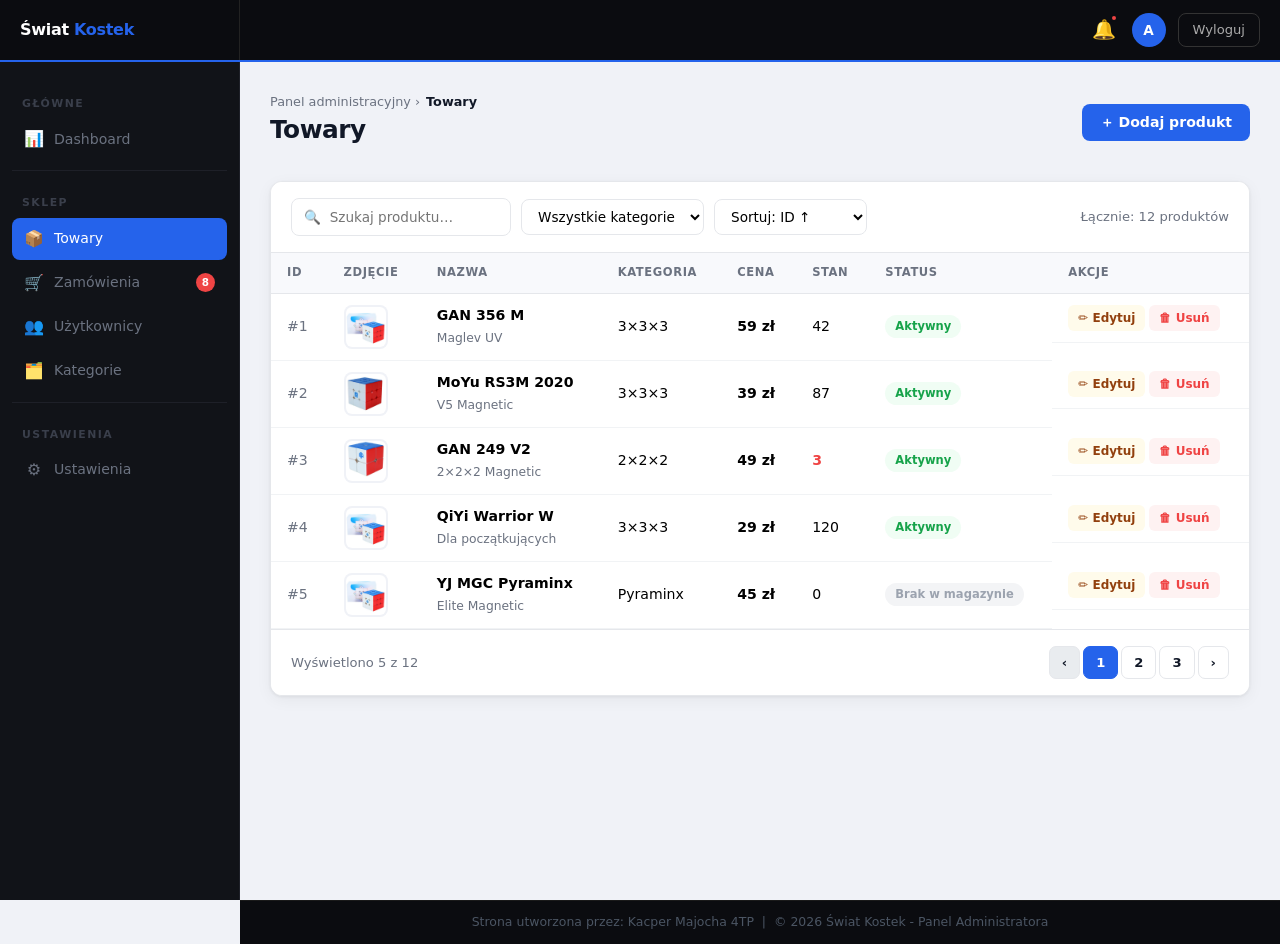
<file: products-list.html>
<!DOCTYPE html>
<html lang="pl">
<head>
    <meta charset="UTF-8">
    <meta name="viewport" content="width=device-width, initial-scale=1">
    <title>Towary - Panel administratora - Świat Kostek</title>
    <meta name="robots" content="noindex">
    <link rel="stylesheet" href="bootstrap-5.3.8-dist/css/bootstrap.min.css">
    <link rel="stylesheet" href="css/admin.css">
    <link rel="shortcut icon" href="img/favicon.png" type="image/x-icon">
</head>
<body>

    <header class="topbar">
        <div class="topbar-left">
            <a class="topbar-brand" href="admin-dashboard.html">
                <span class="topbar-brand-text">Świat <span>Kostek</span></span>
            </a>
            <button class="btn-toggle" id="sidebarToggle" aria-label="Menu">☰</button>
        </div>
        <div class="topbar-right">
            <button class="topbar-badge" aria-label="Powiadomienia">🔔<span class="dot"></span></button>
            <div class="topbar-avatar">A</div>
            <button class="btn-logout" onclick="window.location.href='index.html'">Wyloguj</button>
        </div>
    </header>

    <div class="sidebar-overlay" id="sidebarOverlay"></div>

    <nav class="sidebar" id="adminSidebar">
        <span class="nav-group-label">Główne</span>
        <a class="nav-link" href="admin-dashboard.html"><span class="nav-icon">📊</span> Dashboard</a>
        <div class="nav-divider"></div>
        <span class="nav-group-label">Sklep</span>
        <a class="nav-link active" href="products-list.html"><span class="nav-icon">📦</span> Towary</a>
        <a class="nav-link" href="admin-orders.html"><span class="nav-icon">🛒</span> Zamówienia <span class="badge-count">8</span></a>
        <a class="nav-link" href="admin-users.html"><span class="nav-icon">👥</span> Użytkownicy</a>
        <a class="nav-link" href="admin-categories.html"><span class="nav-icon">🗂️</span> Kategorie</a>
        <div class="nav-divider"></div>
        <span class="nav-group-label">Ustawienia</span>
        <a class="nav-link" href="admin-settings.html"><span class="nav-icon">⚙️</span> Ustawienia</a>
    </nav>

    <main class="main-content">
        <div class="page-header">
            <div>
                <p class="breadcrumb">Panel administracyjny › <span>Towary</span></p>
                <h1>Towary</h1>
            </div>
            <a href="product-add.html" class="btn btn-primary">＋ Dodaj produkt</a>
        </div>

        <div class="card">
            <div class="card-header">
                <!-- Wyszukiwarka i filtry -->
                <div class="table-search">
                    <input type="text" placeholder="🔍  Szukaj produktu…" style="min-width:220px;">
                    <select>
                        <option>Wszystkie kategorie</option>
                        <option>3×3×3</option>
                        <option>2×2×2</option>
                        <option>4×4×4</option>
                        <option>Pyraminx</option>
                        <option>Megaminx</option>
                    </select>
                    <select>
                        <option>Sortuj: ID ↑</option>
                        <option>Nazwa A-Z</option>
                        <option>Cena rosnąco</option>
                        <option>Cena malejąco</option>
                        <option>Stan magazynu</option>
                    </select>
                </div>
                <span style="color:var(--muted);font-size:.82rem;">Łącznie: 12 produktów</span>
            </div>

            <div style="overflow-x:auto;">
                <table class="table">
                    <thead>
                        <tr>
                            <th>ID</th>
                            <th>Zdjęcie</th>
                            <th>Nazwa</th>
                            <th>Kategoria</th>
                            <th>Cena</th>
                            <th>Stan</th>
                            <th>Status</th>
                            <th>Akcje</th>
                        </tr>
                    </thead>
                    <tbody>
                        <tr>
                            <td style="color:var(--muted)">#1</td>
                            <td><img src="img/cubes/gan-356-maglev-uv.jpg" class="product-thumb" alt="GAN 356 M"></td>
                            <td><strong>GAN 356 M</strong><br><small style="color:var(--muted)">Maglev UV</small></td>
                            <td>3×3×3</td>
                            <td><strong>59 zł</strong></td>
                            <td>42</td>
                            <td><span class="status aktywny">Aktywny</span></td>
                            <td class="d-flex gap-1 flex-wrap">
                                <a href="product-edit.html" class="btn-action edit">✏️ Edytuj</a>
                                <button class="btn-action delete">🗑 Usuń</button>
                            </td>
                        </tr>
                        <tr>
                            <td style="color:var(--muted)">#2</td>
                            <td><img src="img/cubes/moyu-rs3m-v5-magnetic-3x3x3.jpg" class="product-thumb" alt="MoYu RS3M"></td>
                            <td><strong>MoYu RS3M 2020</strong><br><small style="color:var(--muted)">V5 Magnetic</small></td>
                            <td>3×3×3</td>
                            <td><strong>39 zł</strong></td>
                            <td>87</td>
                            <td><span class="status aktywny">Aktywny</span></td>
                            <td class="d-flex gap-1 flex-wrap">
                                <a href="product-edit.html" class="btn-action edit">✏️ Edytuj</a>
                                <button class="btn-action delete">🗑 Usuń</button>
                            </td>
                        </tr>
                        <tr>
                            <td style="color:var(--muted)">#3</td>
                            <td><img src="img/cubes/gan-249-v2-2x2x2.jpg" class="product-thumb" alt="GAN 249 V2"></td>
                            <td><strong>GAN 249 V2</strong><br><small style="color:var(--muted)">2×2×2 Magnetic</small></td>
                            <td>2×2×2</td>
                            <td><strong>49 zł</strong></td>
                            <td style="color:var(--red);font-weight:700;">3</td>
                            <td><span class="status aktywny">Aktywny</span></td>
                            <td class="d-flex gap-1 flex-wrap">
                                <a href="product-edit.html" class="btn-action edit">✏️ Edytuj</a>
                                <button class="btn-action delete">🗑 Usuń</button>
                            </td>
                        </tr>
                        <tr>
                            <td style="color:var(--muted)">#4</td>
                            <td><img src="img/cubes/gan-356-maglev-uv.jpg" class="product-thumb" alt="QiYi Warrior W"></td>
                            <td><strong>QiYi Warrior W</strong><br><small style="color:var(--muted)">Dla początkujących</small></td>
                            <td>3×3×3</td>
                            <td><strong>29 zł</strong></td>
                            <td>120</td>
                            <td><span class="status aktywny">Aktywny</span></td>
                            <td class="d-flex gap-1 flex-wrap">
                                <a href="product-edit.html" class="btn-action edit">✏️ Edytuj</a>
                                <button class="btn-action delete">🗑 Usuń</button>
                            </td>
                        </tr>
                        <tr>
                            <td style="color:var(--muted)">#5</td>
                            <td><img src="img/cubes/gan-356-maglev-uv.jpg" class="product-thumb" alt="YJ MGC Pyraminx"></td>
                            <td><strong>YJ MGC Pyraminx</strong><br><small style="color:var(--muted)">Elite Magnetic</small></td>
                            <td>Pyraminx</td>
                            <td><strong>45 zł</strong></td>
                            <td>0</td>
                            <td><span class="status nieaktywny">Brak w magazynie</span></td>
                            <td class="d-flex gap-1 flex-wrap">
                                <a href="product-edit.html" class="btn-action edit">✏️ Edytuj</a>
                                <button class="btn-action delete">🗑 Usuń</button>
                            </td>
                        </tr>
                    </tbody>
                </table>
            </div>

            <!-- Paginacja -->
            <div class="card-header" style="border-top:1px solid var(--border);border-bottom:none;justify-content:space-between;">
                <span style="color:var(--muted);font-size:.82rem;">Wyświetlono 5 z 12</span>
                <nav aria-label="Paginacja produktów">
                    <ul class="pagination mb-0">
                        <li class="page-item disabled"><a class="page-link" href="#">‹</a></li>
                        <li class="page-item active"><a class="page-link" href="#">1</a></li>
                        <li class="page-item"><a class="page-link" href="#">2</a></li>
                        <li class="page-item"><a class="page-link" href="#">3</a></li>
                        <li class="page-item"><a class="page-link" href="#">›</a></li>
                    </ul>
                </nav>
            </div>
        </div>

    </main>

    <footer class="admin-footer">
        Strona utworzona przez: Kacper Majocha 4TP &nbsp;|&nbsp; © 2026 Świat Kostek - Panel Administratora
    </footer>

    <script src="bootstrap-5.3.8-dist/js/bootstrap.bundle.min.js"></script>
    <script src="js/admin.js"></script>
</body>
</html>
</file>
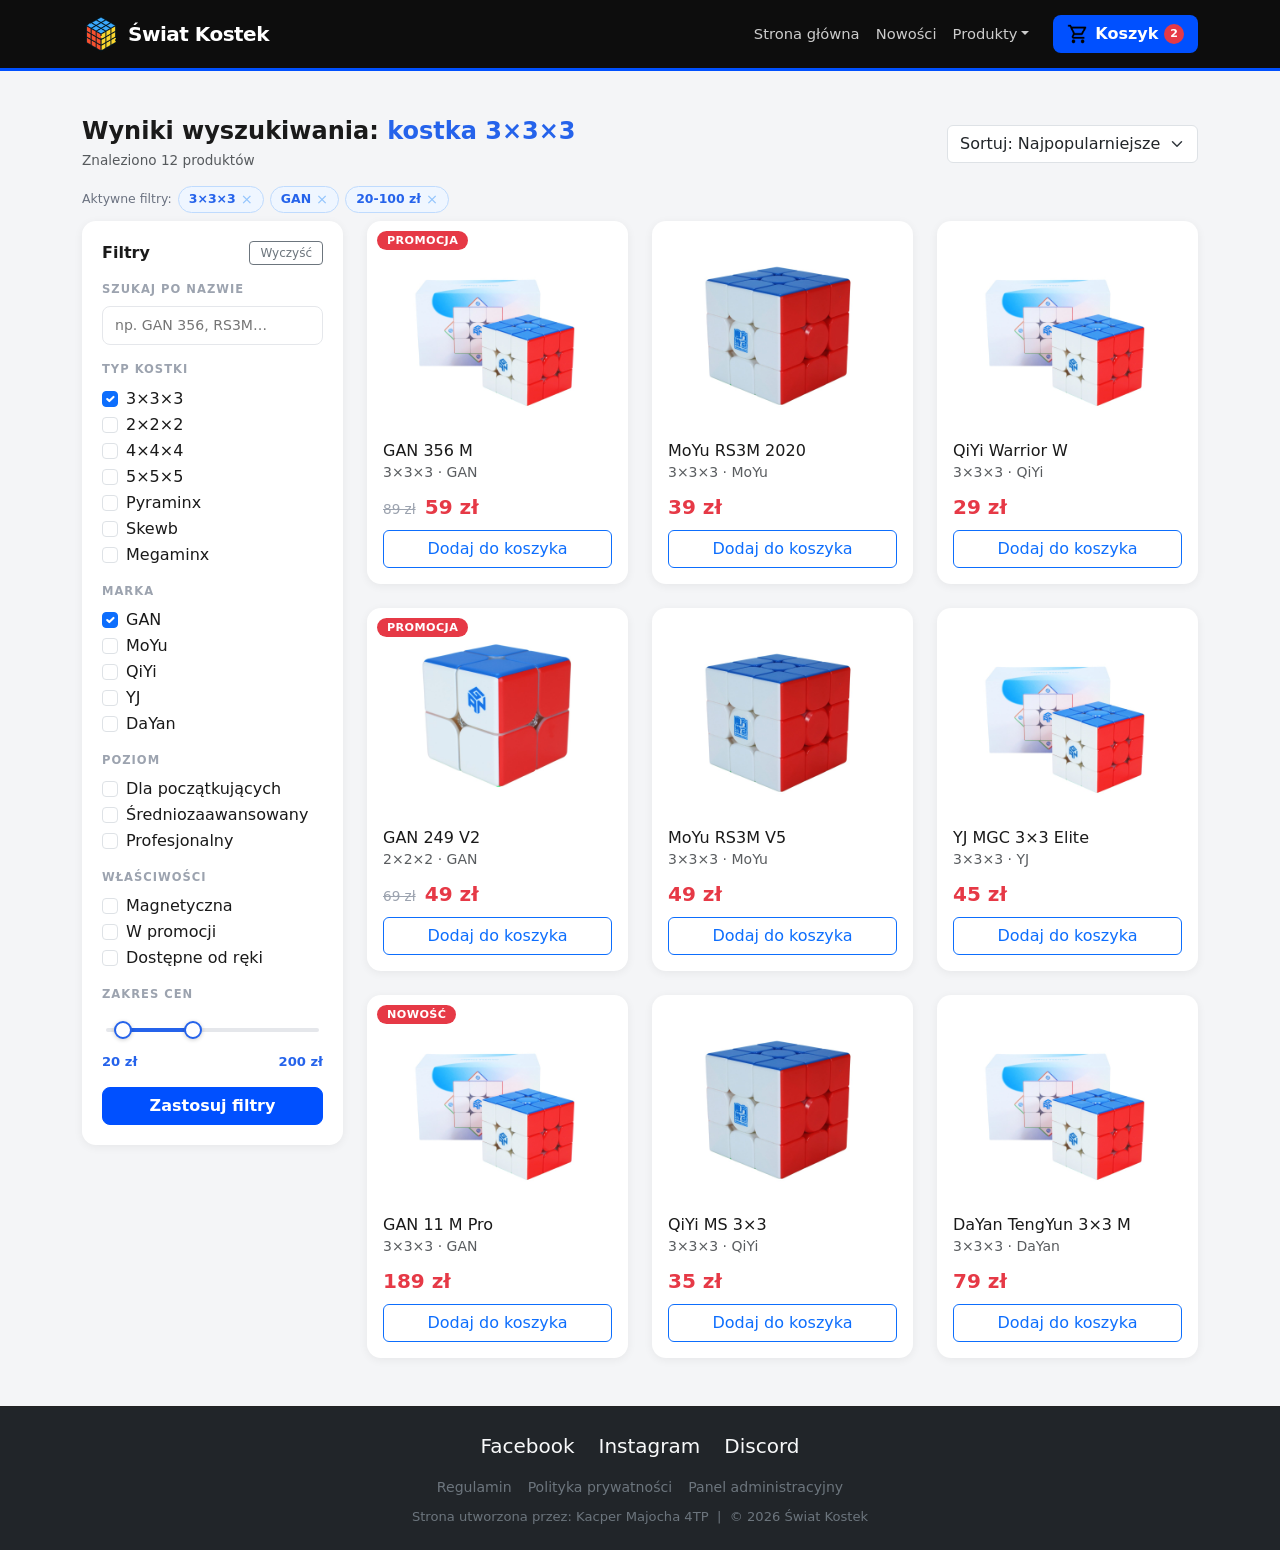
<file: search.html>
<!DOCTYPE html>
<html lang="pl">
<head>
    <meta charset="UTF-8">
    <meta name="viewport" content="width=device-width, initial-scale=1.0">
    <title>Świat Kostek - wyniki wyszukiwania</title>
    <meta name="robots" content="noindex, follow">
    <link rel="stylesheet" href="bootstrap-5.3.8-dist/css/bootstrap.min.css">
    <link rel="stylesheet" href="css/style.css">
    <link rel="stylesheet" href="css/search.css">
    <link rel="shortcut icon" href="img/favicon.png" type="image/x-icon">
</head>
<body class="d-flex flex-column min-vh-100">

    <!-- NAWIGACJA -->
    <nav class="navbar navbar-expand-lg fixed-top">
        <div class="container">
            <a class="navbar-brand d-flex align-items-center gap-2" href="index.html">
                <img class="logo" src="img/logo.png" alt="Logo Świat Kostek">
                <strong>Świat Kostek</strong>
            </a>
            <button class="navbar-toggler border-secondary" type="button"
                    data-bs-toggle="collapse" data-bs-target="#nav" aria-label="Otwórz menu">
                <span class="navbar-toggler-icon"></span>
            </button>
            <div class="collapse navbar-collapse" id="nav">
                <ul class="navbar-nav ms-auto align-items-lg-center">
                    <li class="nav-item"><a class="nav-link" href="index.html">Strona główna</a></li>
                    <li class="nav-item"><a class="nav-link" href="search.html">Nowości</a></li>
                    <li class="nav-item dropdown">
                        <a class="nav-link dropdown-toggle" href="#" data-bs-toggle="dropdown">Produkty</a>
                        <ul class="dropdown-menu dropdown-menu-dark">
                            <li><a class="dropdown-item" href="search.html">2×2×2</a></li>
                            <li><a class="dropdown-item" href="search.html">3×3×3</a></li>
                            <li><a class="dropdown-item" href="search.html">4×4×4</a></li>
                            <li><a class="dropdown-item" href="search.html">5×5×5</a></li>
                            <li><a class="dropdown-item" href="search.html">6×6×6</a></li>
                            <li><a class="dropdown-item" href="search.html">7×7×7</a></li>
                            <li><hr class="dropdown-divider"></li>
                            <li><a class="dropdown-item" href="search.html">Pyraminx</a></li>
                            <li><a class="dropdown-item" href="search.html">Skewb</a></li>
                            <li><a class="dropdown-item" href="search.html">Square-1</a></li>
                            <li><a class="dropdown-item" href="search.html">Megaminx</a></li>
                        </ul>
                    </li>
                    <li class="nav-item ms-lg-3">
                        <a class="btn-cart" href="cart.html" aria-label="Koszyk">
                            <img id="cart-logo" src="img/shopping-cart-icon.png" alt="">
                            Koszyk
                            <span class="cart-count">2</span>
                        </a>
                    </li>
                </ul>
            </div>
        </div>
    </nav>

    <div class="container py-5 flex-grow-1">

        <!-- NAGŁÓWEK + SORTOWANIE -->
        <div class="d-flex justify-content-between align-items-center mb-3 flex-wrap gap-2">
            <div>
                <h1 class="mb-1" style="font-size:1.5rem;font-weight:800;">
                    Wyniki wyszukiwania:
                    <span style="color:#2563eb;">kostka 3×3×3</span>
                </h1>
                <p class="text-muted mb-0" style="font-size:.85rem;">Znaleziono 12 produktów</p>
            </div>

            <select class="form-select w-auto" aria-label="Sortowanie">
                <option>Sortuj: Najpopularniejsze</option>
                <option>Cena rosnąco</option>
                <option>Cena malejąco</option>
                <option>Nowości</option>
                <option>Ocena: najwyższe</option>
            </select>
        </div>

        <!-- AKTYWNE FILTRY (widoczne gdy coś jest zaznaczone) -->
        <section class="active-filters mb-2" aria-label="Aktywne filtry">
            <span style="font-size:.78rem;color:#6b7280;align-self:center;">Aktywne filtry:</span>
            <span class="filter-tag">3×3×3 <button aria-label="Usuń filtr">×</button></span>
            <span class="filter-tag">GAN <button aria-label="Usuń filtr">×</button></span>
            <span class="filter-tag">20-100 zł <button aria-label="Usuń filtr">×</button></span>
        </section>

        <!-- PRZYCISK FILTRÓW (mobile) -->
        <button class="btn btn-outline-primary w-100 d-lg-none mb-3"
                data-bs-toggle="collapse"
                data-bs-target="#filtersPanel"
                aria-expanded="false"
                aria-controls="filtersPanel">
            ☰ Pokaż filtry
        </button>

        <div class="row g-4">

            <!-- PANEL FILTRÓW -->
            <div class="col-lg-3">
                <div id="filtersPanel" class="filters collapse d-lg-block">

                    <div class="d-flex justify-content-between align-items-center mb-3">
                        <h2 class="mb-0 fw-bold" style="font-size:1rem;">Filtry</h2>
                        <button class="btn btn-sm btn-outline-secondary"
                                style="font-size:.75rem;padding:2px 10px;">
                            Wyczyść
                        </button>
                    </div>

                    <p class="filter-section-title">Szukaj po nazwie</p>
                    <input
                        type="search"
                        class="filter-search-input"
                        placeholder="np. GAN 356, RS3M…"
                        aria-label="Szukaj produktu po nazwie">

                    <p class="filter-section-title mt-3">Typ kostki</p>

                    <div class="form-check">
                        <input class="form-check-input" type="checkbox" id="f3x3" checked>
                        <label class="form-check-label" for="f3x3">3×3×3</label>
                    </div>
                    <div class="form-check">
                        <input class="form-check-input" type="checkbox" id="f2x2">
                        <label class="form-check-label" for="f2x2">2×2×2</label>
                    </div>
                    <div class="form-check">
                        <input class="form-check-input" type="checkbox" id="f4x4">
                        <label class="form-check-label" for="f4x4">4×4×4</label>
                    </div>
                    <div class="form-check">
                        <input class="form-check-input" type="checkbox" id="f5x5">
                        <label class="form-check-label" for="f5x5">5×5×5</label>
                    </div>
                    <div class="form-check">
                        <input class="form-check-input" type="checkbox" id="fpyra">
                        <label class="form-check-label" for="fpyra">Pyraminx</label>
                    </div>
                    <div class="form-check">
                        <input class="form-check-input" type="checkbox" id="fskewb">
                        <label class="form-check-label" for="fskewb">Skewb</label>
                    </div>
                    <div class="form-check">
                        <input class="form-check-input" type="checkbox" id="fmega">
                        <label class="form-check-label" for="fmega">Megaminx</label>
                    </div>

                    <p class="filter-section-title mt-3">Marka</p>

                    <div class="form-check">
                        <input class="form-check-input" type="checkbox" id="bgan" checked>
                        <label class="form-check-label" for="bgan">GAN</label>
                    </div>
                    <div class="form-check">
                        <input class="form-check-input" type="checkbox" id="bmoyu">
                        <label class="form-check-label" for="bmoyu">MoYu</label>
                    </div>
                    <div class="form-check">
                        <input class="form-check-input" type="checkbox" id="bqiyi">
                        <label class="form-check-label" for="bqiyi">QiYi</label>
                    </div>
                    <div class="form-check">
                        <input class="form-check-input" type="checkbox" id="byj">
                        <label class="form-check-label" for="byj">YJ</label>
                    </div>
                    <div class="form-check">
                        <input class="form-check-input" type="checkbox" id="bdayan">
                        <label class="form-check-label" for="bdayan">DaYan</label>
                    </div>

                    <p class="filter-section-title mt-3">Poziom</p>

                    <div class="form-check">
                        <input class="form-check-input" type="checkbox" id="lvlbeg">
                        <label class="form-check-label" for="lvlbeg">Dla początkujących</label>
                    </div>
                    <div class="form-check">
                        <input class="form-check-input" type="checkbox" id="lvlmed">
                        <label class="form-check-label" for="lvlmed">Średniozaawansowany</label>
                    </div>
                    <div class="form-check">
                        <input class="form-check-input" type="checkbox" id="lvladv">
                        <label class="form-check-label" for="lvladv">Profesjonalny</label>
                    </div>

                    <p class="filter-section-title mt-3">Właściwości</p>

                    <div class="form-check">
                        <input class="form-check-input" type="checkbox" id="pmag">
                        <label class="form-check-label" for="pmag">Magnetyczna</label>
                    </div>
                    <div class="form-check">
                        <input class="form-check-input" type="checkbox" id="ppromo">
                        <label class="form-check-label" for="ppromo">W promocji</label>
                    </div>
                    <div class="form-check">
                        <input class="form-check-input" type="checkbox" id="pstock">
                        <label class="form-check-label" for="pstock">Dostępne od ręki</label>
                    </div>

                    <p class="filter-section-title mt-3">Zakres cen</p>


                    <div class="range-wrap">
                        <div class="range-track">
                            <div class="range-track-fill" id="trackFill"></div>
                        </div>

                        <input
                            type="range"
                            id="rangeMin"
                            min="0" max="500" step="5" value="20"
                            aria-label="Minimalna cena">

                        <input
                            type="range"
                            id="rangeMax"
                            min="0" max="500" step="5" value="200"
                            aria-label="Maksymalna cena">
                    </div>

                    <div class="range-values">
                        <span id="labelMin">20 zł</span>
                        <span id="labelMax">200 zł</span>
                    </div>

                    <button class="btn btn-primary w-100 mt-3">Zastosuj filtry</button>

                </div>
            </div>

            <!-- LISTA PRODUKTÓW -->
            <div class="col-lg-9">
                <div class="row g-4">

                    <div class="col-md-4">
                        <article class="product-card position-relative p-3">
                            <span class="badge badge-promo">PROMOCJA</span>
                            <img src="img/cubes/gan-356-maglev-uv.jpg"
                                 class="img-fluid product-img"
                                 alt="GAN 356 M - profesjonalna kostka speedcube 3x3x3"
                                 loading="lazy">
                            <h2 class="mt-1 mb-0" style="font-size: 16px;">GAN 356 M</h2>
                            <small class="text-muted">3×3×3 · GAN</small>
                            <div class="my-2">
                                <span class="old-price">89 zł</span>
                                <span class="price ms-1">59 zł</span>
                            </div>
                            <button class="btn btn-outline-primary w-100">Dodaj do koszyka</button>
                        </article>
                    </div>

                    <div class="col-md-4">
                        <article class="product-card p-3">
                            <img src="img/cubes/moyu-rs3m-v5-magnetic-3x3x3.jpg"
                                 class="img-fluid product-img"
                                 alt="MoYu RS3M 2020 - magnetyczna kostka 3x3x3"
                                 loading="lazy">
                            <h2 class="mt-1 mb-0" style="font-size: 16px;">MoYu RS3M 2020</h2>
                            <small class="text-muted">3×3×3 · MoYu</small>
                            <div class="my-2">
                                <span class="price">39 zł</span>
                            </div>
                            <button class="btn btn-outline-primary w-100">Dodaj do koszyka</button>
                        </article>
                    </div>

                    <div class="col-md-4">
                        <article class="product-card p-3">
                            <img src="img/cubes/gan-356-maglev-uv.jpg"
                                 class="img-fluid product-img"
                                 alt="QiYi Warrior W - kostka 3x3x3 dla początkujących"
                                 loading="lazy">
                            <h2 class="mt-1 mb-0" style="font-size: 16px;">QiYi Warrior W</h2>
                            <small class="text-muted">3×3×3 · QiYi</small>
                            <div class="my-2">
                                <span class="price">29 zł</span>
                            </div>
                            <button class="btn btn-outline-primary w-100">Dodaj do koszyka</button>
                        </article>
                    </div>

                    <div class="col-md-4">
                        <article class="product-card position-relative p-3">
                            <span class="badge badge-promo">PROMOCJA</span>
                            <img src="img/cubes/gan-249-v2-2x2x2.jpg"
                                 class="img-fluid product-img"
                                 alt="GAN 249 V2 - kostka 2x2x2"
                                 loading="lazy">
                            <h2 class="mt-1 mb-0" style="font-size: 16px;">GAN 249 V2</h2>
                            <small class="text-muted">2×2×2 · GAN</small>
                            <div class="my-2">
                                <span class="old-price">69 zł</span>
                                <span class="price ms-1">49 zł</span>
                            </div>
                            <button class="btn btn-outline-primary w-100">Dodaj do koszyka</button>
                        </article>
                    </div>

                    <div class="col-md-4">
                        <article class="product-card p-3">
                            <img src="img/cubes/moyu-rs3m-v5-magnetic-3x3x3.jpg"
                                 class="img-fluid product-img"
                                 alt="MoYu RS3M V5 - ulepszony model"
                                 loading="lazy">
                            <h2 class="mt-1 mb-0" style="font-size: 16px;">MoYu RS3M V5</h2>
                            <small class="text-muted">3×3×3 · MoYu</small>
                            <div class="my-2">
                                <span class="price">49 zł</span>
                            </div>
                            <button class="btn btn-outline-primary w-100">Dodaj do koszyka</button>
                        </article>
                    </div>

                    <div class="col-md-4">
                        <article class="product-card p-3">
                            <img src="img/cubes/gan-356-maglev-uv.jpg"
                                 class="img-fluid product-img"
                                 alt="YJ MGC 3x3 Elite Magnetic"
                                 loading="lazy">
                            <h2 class="mt-1 mb-0" style="font-size: 16px;">YJ MGC 3×3 Elite</h2>
                            <small class="text-muted">3×3×3 · YJ</small>
                            <div class="my-2">
                                <span class="price">45 zł</span>
                            </div>
                            <button class="btn btn-outline-primary w-100">Dodaj do koszyka</button>
                        </article>
                    </div>

                    <div class="col-md-4">
                        <article class="product-card position-relative p-3">
                            <span class="badge badge-promo">NOWOŚĆ</span>
                            <img src="img/cubes/gan-356-maglev-uv.jpg"
                                 class="img-fluid product-img"
                                 alt="GAN 11 M Pro"
                                 loading="lazy">
                            <h2 class="mt-1 mb-0" style="font-size: 16px;">GAN 11 M Pro</h2>
                            <small class="text-muted">3×3×3 · GAN</small>
                            <div class="my-2">
                                <span class="price">189 zł</span>
                            </div>
                            <button class="btn btn-outline-primary w-100">Dodaj do koszyka</button>
                        </article>
                    </div>

                    <div class="col-md-4">
                        <article class="product-card p-3">
                            <img src="img/cubes/moyu-rs3m-v5-magnetic-3x3x3.jpg"
                                 class="img-fluid product-img"
                                 alt="QiYi MS 3x3 Magnetic"
                                 loading="lazy">
                            <h2 class="mt-1 mb-0" style="font-size: 16px;">QiYi MS 3×3</h2>
                            <small class="text-muted">3×3×3 · QiYi</small>
                            <div class="my-2">
                                <span class="price">35 zł</span>
                            </div>
                            <button class="btn btn-outline-primary w-100">Dodaj do koszyka</button>
                        </article>
                    </div>

                    <div class="col-md-4">
                        <article class="product-card p-3">
                            <img src="img/cubes/gan-356-maglev-uv.jpg"
                                 class="img-fluid product-img"
                                 alt="DaYan TengYun 3x3 M"
                                 loading="lazy">
                            <h2 class="mt-1 mb-0" style="font-size: 16px;">DaYan TengYun 3×3 M</h2>
                            <small class="text-muted">3×3×3 · DaYan</small>
                            <div class="my-2">
                                <span class="price">79 zł</span>
                            </div>
                            <button class="btn btn-outline-primary w-100">Dodaj do koszyka</button>
                        </article>
                    </div>

                </div>
            </div>

        </div>
    </div>

    <!-- FOOTER -->
    <footer class="py-4 text-light bg-dark">
        <div class="container text-center">
            <div class="mb-3 d-flex justify-content-center gap-4 fs-5">
                <a href="#" class="text-light text-decoration-none">Facebook</a>
                <a href="#" class="text-light text-decoration-none">Instagram</a>
                <a href="#" class="text-light text-decoration-none">Discord</a>
            </div>
            <div class="mb-2 d-flex justify-content-center gap-3 flex-wrap" style="font-size:.88rem;">
                <a href="#" class="text-secondary text-decoration-none">Regulamin</a>
                <a href="#" class="text-secondary text-decoration-none">Polityka prywatności</a>
                <a href="admin-dashboard.html" class="text-secondary text-decoration-none">Panel administracyjny</a>
            </div>
            <p class="mb-0 text-secondary" style="font-size:.82rem;">
                Strona utworzona przez: Kacper Majocha 4TP &nbsp;|&nbsp; © 2026 Świat Kostek
            </p>
        </div>
    </footer>

    <script src="bootstrap-5.3.8-dist/js/bootstrap.bundle.min.js"></script>
    <script src="js/search.js"></script>
</body>
</html>
</file>
<file: css/style.css>
:root {
    --blue:    #0050ff;
    --blue-dk: #003acc;
    --red:     #e63946;
    --yellow:  #ffd60a;
    --dark:    #0d0d0d;
    --mid:     #1a1a2e;
    --gray:    #f4f5f7;
    --text:    #1a1a1a;
    --muted:   #6b7280;
    --white:   #ffffff;
    --radius:  14px;
    --shadow:  0 8px 30px rgba(0,0,80,.10);
}

*, *::before, *::after { box-sizing: border-box; }

body {
    font-family: 'Segoe UI', system-ui, sans-serif;
    background: var(--white);
    color: var(--text);
    padding-top: 69px;
}

/* nawigacja */
.navbar {
    background: var(--dark) !important;
    border-bottom: 3px solid var(--blue);
    padding: 0 0;
}

.navbar .container {
    padding-top: 10px;
    padding-bottom: 10px;
}

.navbar-brand strong {
    font-size: 1.25rem;
    letter-spacing: -0.5px;
    color: var(--white);
}

.nav-link {
    color: #ccc !important;
    font-size: .92rem;
    font-weight: 500;
    transition: color .15s;
}

.nav-link:hover { color: var(--white) !important; }

.logo { width: 38px; height: auto; }

/* koszyk w navbarze */
.btn-cart {
    background: var(--blue);
    border: none;
    border-radius: 8px;
    padding: 7px 14px;
    display: flex;
    align-items: center;
    gap: 6px;
    color: white;
    font-weight: 600;
    transition: background .15s;
    text-decoration: none;
}
.btn-cart:hover { background: var(--blue-dk); color: white; text-decoration: none; }
#cart-logo { width: 22px; height: auto; }
.cart-count {
    background: var(--red);
    font-size: 11px;
    padding: 2px 6px;
    border-radius: 20px;
}

/* HERO */
.hero {
    background: var(--dark);
    color: white;
    padding: 80px 0 70px;
    position: relative;
    overflow: hidden;
}

.hero::before {
    content: '';
    position: absolute;
    inset: 0;
    background:
        radial-gradient(ellipse 60% 80% at 80% 50%, rgba(0,80,255,.18) 0%, transparent 70%),
        radial-gradient(ellipse 40% 60% at 20% 70%, rgba(230,57,70,.12) 0%, transparent 70%);
    pointer-events: none;
}

.hero h1 {
    font-size: clamp(2rem, 5vw, 3.2rem);
    font-weight: 800;
    letter-spacing: -1.5px;
    line-height: 1.1;
}

.hero h1 span {
    color: var(--yellow);
}

.hero p {
    color: #a0aec0;
    font-size: 1.1rem;
    max-width: 520px;
    margin: 0 auto;
}

/* wyszukiwarka hero */
.search-box {
    max-width: 620px;
    margin: 30px auto 0;
}

.search-box .form-control {
    border-radius: 10px 0 0 10px;
    border: none;
    font-size: 1rem;
    padding: 14px 18px;
    background: rgba(255,255,255,.1);
    color: white;
    backdrop-filter: blur(6px);
}

.search-box .form-control::placeholder { color: #aaa; }
.search-box .form-control:focus {
    background: rgba(255,255,255,.18);
    outline: none;
    box-shadow: none;
    color: white;
}

.search-box .btn {
    border-radius: 0 10px 10px 0;
    background: var(--blue);
    border: none;
    color: white;
    font-weight: 700;
    padding: 0 28px;
    font-size: 1rem;
    transition: background .15s;
}
.search-box .btn:hover { background: var(--blue-dk); }

/* baner / karuzela */
.promo-section {
    background: var(--gray);
    padding: 40px 0;
}

.promo-banner {
    border-radius: 16px;
    overflow: hidden;
    box-shadow: var(--shadow);
}

.promo-banner img {
    width: 100%;
    height: auto;
    display: block;
}

/* kategorie */
.section-title {
    font-size: 1.7rem;
    font-weight: 800;
    letter-spacing: -0.5px;
    margin-bottom: 32px;
    position: relative;
    display: inline-block;
}

.section-title::after {
    content: '';
    position: absolute;
    left: 0; bottom: -6px;
    width: 40px; height: 4px;
    background: var(--blue);
    border-radius: 2px;
}

.category-card {
    padding: 28px 16px;
    text-align: center;
    border-radius: var(--radius);
    background: white;
    transition: .2s;
    box-shadow: 0 3px 12px rgba(0,0,0,.07);
    text-decoration: none;
    color: var(--text);
    display: block;
    font-weight: 600;
    font-size: .92rem;
    border: 2px solid transparent;
}

.category-card:hover {
    transform: translateY(-6px);
    box-shadow: 0 12px 28px rgba(0,80,255,.13);
    border-color: var(--blue);
    color: var(--blue);
}

.category-icon {
    height: 72px;
    margin-bottom: 12px;
    object-fit: contain;
}

/* karty produktów */
.card {
    border: none;
    border-radius: var(--radius);
    box-shadow: var(--shadow);
    transition: .2s;
    overflow: hidden;
}

.card:hover {
    transform: translateY(-6px);
    box-shadow: 0 14px 36px rgba(0,80,255,.14);
}

.card-img-top {
    height: 220px;
    object-fit: contain;
    padding: 20px;
    background: var(--gray);
}

.card-body { padding: 16px 20px 20px; }
.card-body h5 { font-weight: 700; font-size: 1rem; margin-bottom: 4px; }

.price-tag {
    font-size: 1.2rem;
    font-weight: 800;
    color: var(--red);
}

.old-price-tag {
    text-decoration: line-through;
    color: var(--muted);
    font-size: .85rem;
    margin-right: 6px;
}

.badge-promo {
    background: var(--red);
    position: absolute;
    top: 12px;
    left: 12px;
    font-size: .72rem;
    padding: 4px 10px;
    border-radius: 20px;
    font-weight: 700;
    letter-spacing: .5px;
    z-index: 1;
}

/* sekcja cta (discord) */
.cta-section {
    background: linear-gradient(135deg, var(--dark) 0%, var(--mid) 100%);
    color: white;
    padding: 70px 0;
    position: relative;
    overflow: hidden;
}

.cta-section::before {
    content: '';
    position: absolute;
    right: -100px; top: -100px;
    width: 400px; height: 400px;
    background: radial-gradient(circle, rgba(0,80,255,.2), transparent 60%);
    pointer-events: none;
}

.cta-section h2 {
    font-weight: 800;
    font-size: 2rem;
    letter-spacing: -1px;
}

/* footer */
footer {
    background: var(--dark) !important;
    border-top: 1px solid #222;
}

footer a { transition: color .15s; }
footer a:hover { color: var(--blue) !important; text-decoration: none; }

/* przyciski */
.btn-primary {
    background: var(--blue);
    border-color: var(--blue);
    font-weight: 600;
    border-radius: 8px;
}
.btn-primary:hover {
    background: var(--blue-dk);
    border-color: var(--blue-dk);
}

.btn-warning {
    background: var(--yellow);
    border-color: var(--yellow);
    color: var(--dark);
    font-weight: 700;
    border-radius: 8px;
}
.btn-warning:hover {
    background: #e6c300;
    border-color: #e6c300;
    color: var(--dark);
}
</file>
<file: css/admin.css>
:root {
    --sidebar-w:  240px;
    --topbar-h:   62px;

    --bg-body:    #f0f2f7;
    --bg-dark:    #0b0c10;
    --bg-sidebar: #111318;
    --bg-card:    #ffffff;

    --blue:       #2563eb;
    --blue-light: #eff6ff;
    --blue-dk:    #1d4ed8;
    --red:        #ef4444;
    --red-light:  #fef2f2;
    --green:      #22c55e;
    --green-light:#f0fdf4;
    --yellow:     #f59e0b;
    --yellow-light:#fffbeb;
    --purple:     #8b5cf6;
    --purple-light:#f5f3ff;

    --text:       #111827;
    --muted:      #6b7280;
    --border:     #e5e7eb;

    --radius:     12px;
    --shadow:     0 1px 3px rgba(0,0,0,.06), 0 4px 16px rgba(0,0,0,.05);
    --shadow-md:  0 4px 24px rgba(0,0,0,.10);
}

*, *::before, *::after { box-sizing: border-box; margin: 0; padding: 0; }

body {
    font-family: 'Segoe UI', system-ui, -apple-system, sans-serif;
    background: var(--bg-body);
    color: var(--text);
    font-size: 15px;
    line-height: 1.5;
}

/* Topbar */
.topbar {
    position: fixed;
    top: 0; left: 0; right: 0;
    height: var(--topbar-h);
    background: var(--bg-dark);
    display: flex;
    align-items: center;
    justify-content: space-between;
    padding: 0 20px 0 0;
    z-index: 1050;
    border-bottom: 2px solid var(--blue);
}

/* Lewa część: logo i przycisk toggle */
.topbar-left {
    display: flex;
    align-items: center;
    gap: 0;
    height: 100%;
}

.topbar-brand {
    width: var(--sidebar-w);
    display: flex;
    align-items: center;
    gap: 10px;
    padding: 0 20px;
    height: 100%;
    text-decoration: none;
    border-right: 1px solid #222;
}

.topbar-brand-text {
    font-weight: 800;
    font-size: 1rem;
    color: white;
    letter-spacing: -.3px;
}

.topbar-brand-text span { color: var(--blue); }

/* Przycisk hamburgera na małych ekranach */
.btn-toggle {
    display: none;
    background: none;
    border: none;
    color: #aaa;
    font-size: 1.3rem;
    padding: 8px 16px;
    cursor: pointer;
    line-height: 1;
}

@media (max-width: 991px) {
    .btn-toggle { display: block; }
    .topbar-brand { width: auto; }
}

/* Prawa część topbara */
.topbar-right {
    display: flex;
    align-items: center;
    gap: 12px;
}

.topbar-badge {
    position: relative;
    background: none;
    border: none;
    color: #aaa;
    font-size: 1.2rem;
    cursor: pointer;
    padding: 4px;
}

.topbar-badge .dot {
    position: absolute;
    top: 2px; right: 2px;
    width: 8px; height: 8px;
    background: var(--red);
    border-radius: 50%;
    border: 2px solid var(--bg-dark);
}

.topbar-avatar {
    width: 34px; height: 34px;
    background: var(--blue);
    border-radius: 50%;
    display: flex;
    align-items: center;
    justify-content: center;
    color: white;
    font-weight: 700;
    font-size: .85rem;
}

.btn-logout {
    background: transparent;
    border: 1px solid #333;
    color: #aaa;
    border-radius: 8px;
    padding: 6px 14px;
    font-size: .82rem;
    cursor: pointer;
    transition: .15s;
}

.btn-logout:hover {
    border-color: #555;
    color: white;
}

/* Sidebar */
.sidebar {
    position: fixed;
    top: var(--topbar-h);
    left: 0;
    width: var(--sidebar-w);
    height: calc(100vh - var(--topbar-h));
    background: var(--bg-sidebar);
    padding: 20px 12px 20px;
    overflow-y: auto;
    z-index: 1040;
    transition: transform .25s ease;
    display: flex;
    flex-direction: column;
    gap: 2px;
    border-right: 1px solid #1e2028;
}

@media (max-width: 991px) {
    .sidebar {
        transform: translateX(-100%);
    }
    .sidebar.show {
        transform: translateX(0);
        box-shadow: 6px 0 24px rgba(0,0,0,.4);
    }
}

/* Etykieta grupy */
.nav-group-label {
    font-size: .68rem;
    font-weight: 700;
    color: #3a3f4b;
    text-transform: uppercase;
    letter-spacing: 1.5px;
    padding: 14px 10px 4px;
}

/* Link nawigacyjny */
.nav-link {
    display: flex;
    align-items: center;
    gap: 10px;
    color: #6b7280;
    text-decoration: none;
    padding: 9px 12px;
    border-radius: 8px;
    font-size: .88rem;
    font-weight: 500;
    transition: .15s;
    white-space: nowrap;
}

.nav-link:hover {
    background: #1a1d26;
    color: #d1d5db;
}

.nav-link.active {
    background: var(--blue);
    color: white;
}

.nav-icon {
    font-size: 1rem;
    width: 20px;
    text-align: center;
    flex-shrink: 0;
}

.nav-link .badge-count {
    margin-left: auto;
    background: var(--red);
    color: white;
    font-size: .65rem;
    padding: 2px 6px;
    border-radius: 20px;
    font-weight: 700;
}

/* separator w sidebarze */
.nav-divider {
    height: 1px;
    background: #1e2028;
    margin: 8px 0;
}

/* Overlay na małych ekranach */
.sidebar-overlay {
    display: none;
    position: fixed;
    inset: 0;
    background: rgba(0,0,0,.5);
    z-index: 1039;
}

.sidebar-overlay.show { display: block; }

/* Main content */
.main-content {
    margin-left: var(--sidebar-w);
    margin-top: var(--topbar-h);
    padding: 30px;
    min-height: calc(100vh - var(--topbar-h));
}

@media (max-width: 991px) {
    .main-content { margin-left: 0; padding: 20px 16px; }
}

/* Nagłówek strony */
.page-header {
    display: flex;
    align-items: center;
    justify-content: space-between;
    flex-wrap: wrap;
    gap: 12px;
    margin-bottom: 28px;
}

.page-header h1 {
    font-size: 1.55rem;
    font-weight: 800;
    letter-spacing: -.5px;
}

/* ścieżka nawigacji (breadcrumb) */
.breadcrumb {
    font-size: .8rem;
    color: var(--muted);
    display: flex;
    gap: 6px;
    align-items: center;
    margin-bottom: 4px;
    background: none;
    padding: 0;
}

.breadcrumb a { color: var(--muted); text-decoration: none; }
.breadcrumb a:hover { color: var(--blue); }
.breadcrumb span { color: var(--text); font-weight: 600; }

/* karty statystyk */
.stat-card {
    background: var(--bg-card);
    border-radius: var(--radius);
    padding: 20px 22px;
    box-shadow: var(--shadow);
    display: flex;
    align-items: center;
    gap: 16px;
    height: 100%;
    transition: transform .2s, box-shadow .2s;
    border: 1px solid transparent;
}

.stat-card:hover {
    transform: translateY(-3px);
    box-shadow: var(--shadow-md);
}

.stat-icon {
    width: 50px; height: 50px;
    border-radius: 12px;
    display: flex;
    align-items: center;
    justify-content: center;
    font-size: 1.4rem;
    flex-shrink: 0;
}

.stat-icon.blue   { background: var(--blue-light); }
.stat-icon.green  { background: var(--green-light); }
.stat-icon.yellow { background: var(--yellow-light); }
.stat-icon.red    { background: var(--red-light); }
.stat-icon.purple { background: var(--purple-light); }

.stat-label {
    font-size: .73rem;
    font-weight: 700;
    color: var(--muted);
    text-transform: uppercase;
    letter-spacing: .5px;
    display: block;
    margin-bottom: 2px;
}

.stat-value {
    font-size: 1.75rem;
    font-weight: 800;
    line-height: 1.1;
    color: var(--text);
}

.stat-trend {
    font-size: .75rem;
    font-weight: 600;
    margin-top: 3px;
    display: block;
}

.stat-trend.up   { color: var(--green); }
.stat-trend.down { color: var(--red); }

/* Karta, biała przestrzeń */
.card {
    background: var(--bg-card);
    border-radius: var(--radius);
    box-shadow: var(--shadow);
    border: 1px solid var(--border);
    overflow: hidden;
}

.card-header {
    padding: 16px 20px;
    border-bottom: 1px solid var(--border);
    display: flex;
    align-items: center;
    justify-content: space-between;
    flex-wrap: wrap;
    gap: 10px;
    background: white;
}

.card-header h5 {
    font-size: .95rem;
    font-weight: 700;
    margin: 0;
}

.card-body { padding: 20px; }

/* tabela */
.table {
    font-size: .88rem;
    margin: 0;
}

.table thead th {
    background: #f8f9fc;
    font-weight: 700;
    font-size: .72rem;
    text-transform: uppercase;
    letter-spacing: .6px;
    color: var(--muted);
    border-bottom: 1px solid var(--border);
    padding: 11px 16px;
    white-space: nowrap;
}

.table tbody td {
    padding: 11px 16px;
    vertical-align: middle;
    border-color: #f1f3f5;
}

.table tbody tr:hover { background: #f8f9fc; }

/* statusy */
.status {
    display: inline-block;
    padding: 3px 10px;
    border-radius: 20px;
    font-size: .72rem;
    font-weight: 700;
}

.status.nowe        { background: var(--blue-light);   color: var(--blue); }
.status.w-realizacji{ background: var(--yellow-light); color: #b45309; }
.status.wysłane     { background: var(--purple-light); color: var(--purple); }
.status.dostarczone { background: var(--green-light);  color: #16a34a; }
.status.anulowane   { background: var(--red-light);    color: var(--red); }
.status.aktywny     { background: var(--green-light);  color: #16a34a; }
.status.nieaktywny  { background: #f3f4f6;             color: #9ca3af; }

/* wykresy słupkowe */
.bar-chart-wrap {
    display: flex;
    align-items: flex-end;
    gap: 6px;
    height: 120px;
    padding-bottom: 26px;
    position: relative;
    border-bottom: 1px solid var(--border);
}

.bar {
    flex: 1;
    background: var(--blue);
    border-radius: 4px 4px 0 0;
    position: relative;
    opacity: .8;
    transition: opacity .15s;
    min-width: 10px;
}

.bar:hover { opacity: 1; }

.bar-lbl {
    position: absolute;
    bottom: -22px;
    left: 50%;
    transform: translateX(-50%);
    font-size: .62rem;
    color: var(--muted);
    white-space: nowrap;
}

/* formularz */
.form-label {
    font-weight: 600;
    font-size: .85rem;
    margin-bottom: 5px;
    color: var(--text);
}

.form-control, .form-select {
    border-radius: 8px;
    border: 1px solid #d1d5db;
    padding: 9px 13px;
    font-size: .9rem;
    transition: border-color .15s, box-shadow .15s;
}

.form-control:focus, .form-select:focus {
    border-color: var(--blue);
    box-shadow: 0 0 0 3px rgba(37,99,235,.12);
    outline: none;
}

.form-text {
    font-size: .78rem;
    color: var(--muted);
}

/* przyciski */
.btn {
    border-radius: 8px;
    font-weight: 600;
    font-size: .88rem;
    padding: 8px 18px;
    border: none;
    cursor: pointer;
    transition: .15s;
    display: inline-flex;
    align-items: center;
    gap: 6px;
    text-decoration: none;
}

.btn-primary {
    background: var(--blue);
    color: white;
}
.btn-primary:hover { background: var(--blue-dk); color: white; }

.btn-success {
    background: var(--green);
    color: white;
}
.btn-success:hover { background: #16a34a; color: white; }

.btn-danger {
    background: var(--red);
    color: white;
}
.btn-danger:hover { background: #dc2626; color: white; }

.btn-warning {
    background: var(--yellow);
    color: white;
}
.btn-warning:hover { background: #d97706; color: white; }

.btn-secondary {
    background: #f3f4f6;
    color: var(--text);
    border: 1px solid var(--border);
}
.btn-secondary:hover { background: #e5e7eb; color: var(--text); }

.btn-outline-primary {
    background: transparent;
    color: var(--blue);
    border: 1px solid var(--blue);
}
.btn-outline-primary:hover { background: var(--blue); color: white; }

.btn-sm { padding: 5px 12px; font-size: .78rem; border-radius: 6px; }
.btn-lg { padding: 12px 28px; font-size: 1rem; border-radius: 10px; }

/* akcje w tabelach */
.btn-action {
    padding: 4px 10px;
    border-radius: 6px;
    font-size: .75rem;
    font-weight: 600;
    border: none;
    cursor: pointer;
    transition: .15s;
    text-decoration: none;
    display: inline-flex;
    align-items: center;
    gap: 4px;
}

.btn-action.edit   { background: var(--yellow-light); color: #92400e; }
.btn-action.edit:hover   { background: #fde68a; }
.btn-action.delete { background: var(--red-light);    color: var(--red); }
.btn-action.delete:hover { background: #fee2e2; }
.btn-action.view   { background: var(--blue-light);   color: var(--blue); }
.btn-action.view:hover   { background: #dbeafe; }

/* wyszukiwarka tabeli */
.table-search {
    display: flex;
    gap: 10px;
    flex-wrap: wrap;
    align-items: center;
}

.table-search input,
.table-search select {
    border-radius: 8px;
    border: 1px solid var(--border);
    padding: 8px 12px;
    font-size: .85rem;
    background: white;
}

.table-search input:focus,
.table-search select:focus {
    border-color: var(--blue);
    box-shadow: 0 0 0 3px rgba(37,99,235,.1);
    outline: none;
}

/* miniatura zdjęcia w tabeli */
.product-thumb {
    width: 44px;
    height: 44px;
    object-fit: contain;
    border-radius: 8px;
    background: var(--bg-body);
    padding: 2px;
}

/* paginacja */
.pagination {
    display: flex;
    gap: 4px;
    flex-wrap: wrap;
    align-items: center;
}

.page-item .page-link {
    border-radius: 7px !important;
    border: 1px solid var(--border);
    color: var(--text);
    font-size: .82rem;
    font-weight: 600;
    padding: 6px 12px;
    transition: .15s;
}

.page-item.active .page-link {
    background: var(--blue);
    border-color: var(--blue);
    color: white;
}

.page-item .page-link:hover:not(.active) {
    background: var(--blue-light);
    border-color: var(--blue);
    color: var(--blue);
}

/* footer */
.admin-footer {
    margin-left: var(--sidebar-w);
    background: var(--bg-dark);
    color: #4b5563;
    text-align: center;
    padding: 12px;
    font-size: .78rem;
    border-top: 1px solid #1a1a1a;
}

@media (max-width: 991px) {
    .admin-footer { margin-left: 0; }
}

/* avatar użytkownika w tabeli */
.user-avatar {
    width: 32px; height: 32px;
    border-radius: 50%;
    background: var(--blue-light);
    color: var(--blue);
    display: inline-flex;
    align-items: center;
    justify-content: center;
    font-weight: 700;
    font-size: .78rem;
    flex-shrink: 0;
}

/* powiadomienia i alerty */
.alert {
    border-radius: var(--radius);
    padding: 12px 18px;
    font-size: .88rem;
    font-weight: 500;
    border: none;
    margin-bottom: 16px;
}

.alert-success { background: var(--green-light); color: #15803d; }
.alert-danger   { background: var(--red-light);   color: #b91c1c; }
.alert-info     { background: var(--blue-light);  color: var(--blue-dk); }
</file>
<file: css/cart.css>
/* nagłówek strony*/
.page-header {
    display: flex;
    align-items: flex-start;
    justify-content: space-between;
    flex-wrap: wrap;
    gap: 10px;
}

.page-header h1 {
    font-size: 1.6rem;
    font-weight: 800;
    letter-spacing: -.5px;
    margin: 0;
}

/* ścieżka nawigacji */
.breadcrumb-nav {
    font-size: .8rem;
    color: #6b7280;
    margin-bottom: 4px;
}

.breadcrumb-nav a {
    color: #6b7280;
    text-decoration: none;
}

.breadcrumb-nav a:hover { color: #2563eb; }

/* element koszyka */
.cart-item {
    background: white;
    border-radius: 14px;
    padding: 20px;
    display: flex;
    gap: 18px;
    align-items: center;
    box-shadow: 0 2px 10px rgba(0,0,0,.06);
    margin-bottom: 12px;
    flex-wrap: wrap;
}

/* zdjęcie produktu */
.cart-img {
    width: 90px;
    height: 90px;
    object-fit: contain;
    background: #f4f5f7;
    border-radius: 10px;
    padding: 6px;
    flex-shrink: 0;
}

/* input ilości */
.quantity-input {
    width: 72px;
    font-size: .9rem;
    padding: 5px 8px;
    border-radius: 8px;
}

/* cena przy produkcie */
.item-price {
    font-size: 1.2rem;
    font-weight: 800;
    color: #e63946;
    white-space: nowrap;
}

/* pasek darmowej dostawy */
.free-shipping-bar {
    background: white;
    border-radius: 12px;
    padding: 14px 18px;
    box-shadow: 0 2px 10px rgba(0,0,0,.06);
}

/* podsumowanie */
.cart-summary {
    background: white;
    padding: 24px;
    border-radius: 14px;
    box-shadow: 0 2px 10px rgba(0,0,0,.06);
    position: sticky;
    top: 90px;
}

/* łączna kwota */
.cart-total {
    font-size: 1.25rem;
    font-weight: 800;
}
</file>
<file: css/checkout.css>
/* nagłówek strony */
.page-header {
    display: flex;
    align-items: flex-start;
    justify-content: space-between;
    flex-wrap: wrap;
    gap: 10px;
}

.page-header h1 {
    font-size: 1.6rem;
    font-weight: 800;
    letter-spacing: -.5px;
    margin: 0;
}

.breadcrumb-nav {
    font-size: .8rem;
    color: #6b7280;
    margin-bottom: 4px;
}

.breadcrumb-nav a { color: #6b7280; text-decoration: none; }
.breadcrumb-nav a:hover { color: #2563eb; }

/* pasek kroków */
.steps-bar {
    display: flex;
    align-items: center;
    gap: 0;
    margin-bottom: 28px;
}

.step {
    display: flex;
    flex-direction: column;
    align-items: center;
    gap: 4px;
    flex-shrink: 0;
}

.step-num {
    width: 34px; height: 34px;
    border-radius: 50%;
    background: #e5e7eb;
    color: #9ca3af;
    display: flex;
    align-items: center;
    justify-content: center;
    font-weight: 700;
    font-size: .88rem;
}

.step span {
    font-size: .72rem;
    font-weight: 600;
    color: #9ca3af;
    white-space: nowrap;
}

/* aktywny krok */
.step.active .step-num {
    background: #2563eb;
    color: white;
    box-shadow: 0 0 0 4px rgba(37,99,235,.15);
}

.step.active span { color: #2563eb; }

/* ukończony krok */
.step.done .step-num {
    background: #22c55e;
    color: white;
}

.step.done span { color: #16a34a; }

/* linia łącząca kroki */
.step-line {
    flex: 1;
    height: 2px;
    background: #e5e7eb;
    margin: 0 8px;
    margin-bottom: 18px;
}

.step-line.done { background: #22c55e; }

/* karta sekcji formularza */
.checkout-card {
    background: white;
    padding: 24px;
    border-radius: 14px;
    box-shadow: 0 2px 10px rgba(0,0,0,.06);
    margin-bottom: 16px;
}

.checkout-card h5 {
    font-weight: 700;
    font-size: 1rem;
    margin-bottom: 18px;
    padding-bottom: 10px;
    border-bottom: 1px solid #f1f3f5;
}

/* pola formularza */
.form-label {
    font-weight: 600;
    font-size: .85rem;
    margin-bottom: 4px;
    color: #374151;
}

.form-control {
    border-radius: 8px;
    border-color: #d1d5db;
    padding: 9px 13px;
    font-size: .9rem;
}

.form-control:focus {
    border-color: #2563eb;
    box-shadow: 0 0 0 3px rgba(37,99,235,.12);
}

/* opcje dostawy i płatności */
.delivery-options {
    display: flex;
    flex-direction: column;
    gap: 10px;
}

.delivery-option {
    display: flex;
    align-items: center;
    gap: 14px;
    padding: 14px 16px;
    border: 2px solid #e5e7eb;
    border-radius: 10px;
    cursor: pointer;
    transition: border-color .15s, background .15s;
}

.delivery-option:hover {
    border-color: #93c5fd;
    background: #f8faff;
}

/* zaznaczona opcja */
.delivery-option.selected {
    border-color: #2563eb;
    background: #eff6ff;
}

.delivery-option p {
    font-size: .78rem;
    color: #6b7280;
    margin: 2px 0 0;
}

.delivery-option strong {
    font-size: .9rem;
}

/* ikonka opcji dostawy */
.delivery-icon {
    font-size: 1.4rem;
    flex-shrink: 0;
}

/* cena dostawy */
.delivery-price {
    font-weight: 700;
    font-size: .95rem;
    flex-shrink: 0;
    margin-left: auto;
}

/* Podsumowanie zamówienia*/
.order-summary {
    background: white;
    padding: 24px;
    border-radius: 14px;
    box-shadow: 0 2px 10px rgba(0,0,0,.06);
    position: sticky;
    top: 90px;
}

.order-item {
    display: flex;
    justify-content: space-between;
    margin-bottom: 8px;
}

.order-total {
    display: flex;
    justify-content: space-between;
    font-size: 1.25rem;
    font-weight: 800;
}

/* odznaki na dole */
.trust-badges {
    display: flex;
    justify-content: center;
    gap: 14px;
    flex-wrap: wrap;
    margin-top: 16px;
    padding-top: 14px;
    border-top: 1px solid #f1f3f5;
    font-size: .75rem;
    color: #6b7280;
}
</file>
<file: css/search.css>
body { background: #f4f5f7; }

/* karty produktów */
.product-card {
    background: white;
    border-radius: 14px;
    transition: .2s;
    box-shadow: 0 2px 10px rgba(0,0,0,.06);
    height: 100%;
}

.product-card:hover {
    transform: translateY(-5px);
    box-shadow: 0 10px 28px rgba(0,80,255,.12);
}

.product-img {
    height: 200px;
    object-fit: contain;
    padding: 16px;
    width: 100%;
}

.price {
    font-size: 1.25rem;
    font-weight: 800;
    color: #e63946;
}

.old-price {
    text-decoration: line-through;
    color: #9ca3af;
    font-size: .85rem;
}

.badge-promo {
    position: absolute;
    top: 10px;
    left: 10px;
    background: #e63946;
    font-size: .7rem;
    padding: 4px 10px;
    border-radius: 20px;
    font-weight: 700;
    letter-spacing: .4px;
    z-index: 1;
}

/* panel filtrów */
.filters {
    background: white;
    padding: 20px;
    border-radius: 14px;
    box-shadow: 0 2px 10px rgba(0,0,0,.06);
    position: sticky;
    top: 86px;
}

/* nagłówek sekcji filtrów */
.filter-section-title {
    font-size: .72rem;
    font-weight: 700;
    color: #9ca3af;
    text-transform: uppercase;
    letter-spacing: 1px;
    margin: 16px 0 8px;
}

/* pierwsza sekcja nie potrzebuje górnego marginesu */
.filter-section-title:first-child { margin-top: 0; }

/* Licznik aktywnych filtrów */
.filter-count {
    display: inline-flex;
    align-items: center;
    justify-content: center;
    width: 18px; height: 18px;
    background: #2563eb;
    color: white;
    font-size: .65rem;
    font-weight: 700;
    border-radius: 50%;
    margin-left: 6px;
}

/* ===== dwupunktowy range slider do cen ===== */
.range-wrap {
    position: relative;
    height: 36px;
    margin: 8px 4px 4px;
}

.range-track {
    position: absolute;
    top: 50%; left: 0; right: 0;
    height: 4px;
    background: #e5e7eb;
    border-radius: 2px;
    transform: translateY(-50%);
    pointer-events: none;
}

.range-track-fill {
    position: absolute;
    top: 0; height: 100%;
    background: #2563eb;
    border-radius: 2px;
}

.range-wrap input[type=range] {
    position: absolute;
    width: 100%;
    top: 50%;
    transform: translateY(-50%);
    appearance: none;
    -webkit-appearance: none;
    background: transparent;
    pointer-events: none;
    margin: 0;
}

.range-wrap input[type=range]::-webkit-slider-thumb {
    appearance: none;
    -webkit-appearance: none;
    width: 18px; height: 18px;
    border-radius: 50%;
    background: white;
    border: 2px solid #2563eb;
    box-shadow: 0 1px 4px rgba(0,0,0,.2);
    pointer-events: all;
    cursor: grab;
    transition: box-shadow .15s;
}

.range-wrap input[type=range]::-webkit-slider-thumb:active {
    cursor: grabbing;
    box-shadow: 0 0 0 5px rgba(37,99,235,.15);
}

.range-wrap input[type=range]::-moz-range-thumb {
    width: 18px; height: 18px;
    border-radius: 50%;
    background: white;
    border: 2px solid #2563eb;
    box-shadow: 0 1px 4px rgba(0,0,0,.2);
    pointer-events: all;
    cursor: grab;
}

/* wartości min/max pod sliderem */
.range-values {
    display: flex;
    justify-content: space-between;
    font-size: .82rem;
    font-weight: 600;
    color: #374151;
    margin-top: 4px;
}

.range-values span { color: #2563eb; }

/* pole wyszukiwania */
.filter-search-input {
    width: 100%;
    border: 1px solid #e5e7eb;
    border-radius: 8px;
    padding: 8px 12px;
    font-size: .88rem;
    outline: none;
    transition: border-color .15s, box-shadow .15s;
}

.filter-search-input:focus {
    border-color: #2563eb;
    box-shadow: 0 0 0 3px rgba(37,99,235,.1);
}

/* aktywne filtry (tagi nad produktami)*/
.active-filters {
    display: flex;
    flex-wrap: wrap;
    gap: 6px;
    margin-bottom: 12px;
}

.filter-tag {
    display: inline-flex;
    align-items: center;
    gap: 5px;
    background: #eff6ff;
    color: #2563eb;
    border: 1px solid #bfdbfe;
    border-radius: 20px;
    padding: 3px 10px;
    font-size: .78rem;
    font-weight: 600;
}

.filter-tag button {
    background: none;
    border: none;
    color: #93c5fd;
    cursor: pointer;
    font-size: .9rem;
    padding: 0;
    line-height: 1;
}

.filter-tag button:hover { color: #2563eb; }
</file>
